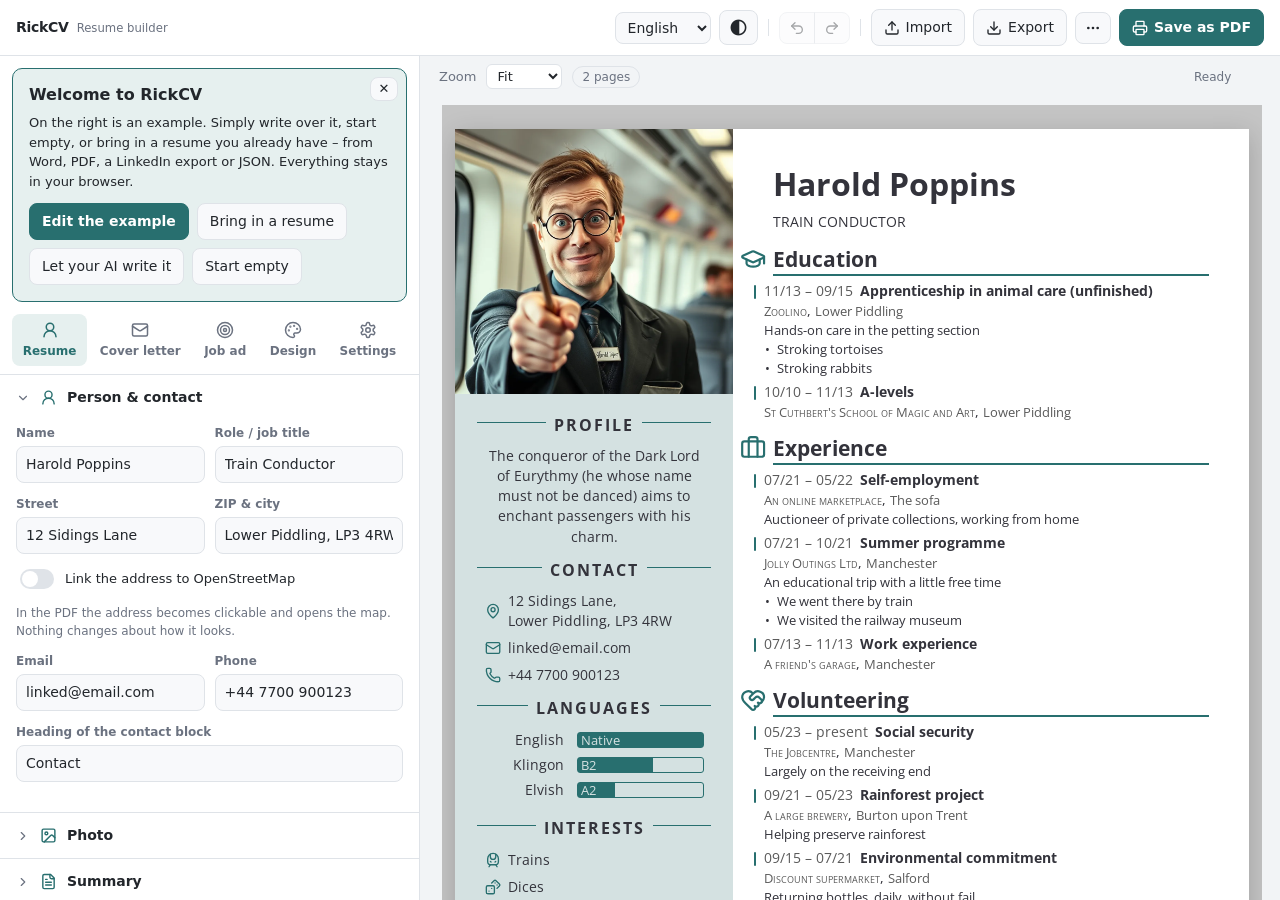
<file: index.html>
<!DOCTYPE html>
<!--
     _____  _      _     _______      __
    |  __ \(_)    | |   / ____\ \    / /
    | |__) |_  ___| | _| |     \ \  / /
    |  _  /| |/ __| |/ / |      \ \/ /
    | | \ \| | (__|   <| |____   \  /
    |_|  \_\_|\___|_|\_\\_____|   \/   [rɪk-si-vi]

    RickCV Builder – Lebenslauf und Anschreiben im Browser bauen.
    Reines HTML/CSS/JS ohne Abhaengigkeiten: laesst sich als statische
    Seite hosten und funktioniert auch lokal per Doppelklick.
-->
<html lang="de">
  <head>
    <meta charset="utf-8" />
    <!--  Der Baukasten laedt nur, was neben ihm liegt: Skripte, Schriften,
          Bilder (auch als data:) und den Vorschaurahmen. Ein Skript, das
          ueber ein importiertes Dokument hereinkaeme, liefe nicht, und
          nichts geht an fremde Adressen. Der PDF-Import startet seinen
          Arbeitsprozess aus vendor/pdfjs/. -->
    <meta
      http-equiv="Content-Security-Policy"
      content="default-src 'none'; script-src 'self'; style-src 'self' 'unsafe-inline'; img-src 'self' data: blob:; font-src 'self' data:; connect-src 'self'; worker-src 'self' blob:; frame-src 'self'; base-uri 'none'; form-action 'none'"
    />
    <title>RickCV | Resume builder</title>
    <meta name="viewport" content="width=device-width, initial-scale=1.0" />
    <meta
      name="description"
      content="Create your resume and cover letter right in your browser. No sign-up required."
    />
    <!--  Die Karte, die ein Messenger oder ein soziales Netz zu einem
          geteilten Link zeigt. Ein geteilter Lebenslauf bekommt dieselbe:
          was hinter dem # steht, geht nie an den Server und damit an keinen
          Dienst, der die Vorschau baut. Das Bild macht
          tools/make-social-preview.py; seine Adresse muss absolut sein. -->
    <meta property="og:type" content="website" />
    <meta property="og:site_name" content="RickCV" />
    <meta property="og:url" content="https://cv.rickinto.place/" />
    <meta property="og:title" content="RickCV | Resume builder" />
    <meta
      property="og:description"
      content="Create your resume and cover letter right in your browser. No sign-up required."
    />
    <meta property="og:image" content="https://cv.rickinto.place/img/social-preview.jpg" />
    <meta property="og:image:width" content="1200" />
    <meta property="og:image:height" content="630" />
    <meta
      property="og:image:alt"
      content="RickCV: three sample resumes in different themes, next to the line “Resume and cover letter in your browser”."
    />
    <meta name="twitter:card" content="summary_large_image" />
    <link rel="stylesheet" href="fonts/fonts.css" />
    <link rel="stylesheet" href="builder.css" />
  </head>
  <body>
    <!--  Kopfzeile und Reiter bilden auf dem Telefon einen Block, der beim
          Scrollen als Ganzes hinausfaehrt. Auf breiten Bildschirmen reicht
          display:contents die beiden unveraendert an <body> durch. -->
    <div class="app-chrome" id="app-chrome">
      <header class="app-header">
        <div class="brand">RickCV <small id="brand-tagline">Resume builder</small></div>

        <div class="header-spacer"></div>

        <div class="header-actions">
          <select class="header-select" id="lang-switch" aria-label="Sprache">
            <option value="de">Deutsch</option>
            <option value="en">English</option>
          </select>
          <button class="btn btn-icon btn-theme" id="btn-theme" type="button">
            <span class="material-symbols-outlined" id="btn-theme-icon" aria-hidden="true"
              >contrast</span
            >
          </button>

          <span class="header-divider" aria-hidden="true"></span>

          <!--  Rueckgaengig und Wiederholen: nur Symbole, der Name steht im
                Titel und in aria-label (applyLocale). -->
          <div class="btn-pair" role="group" id="history-group">
            <button class="btn btn-icon" id="btn-undo" type="button" data-icon="undo" disabled>
              <span class="btn-glyph" aria-hidden="true"></span>
            </button>
            <button class="btn btn-icon" id="btn-redo" type="button" data-icon="redo" disabled>
              <span class="btn-glyph" aria-hidden="true"></span>
            </button>
          </div>

          <span class="header-divider" aria-hidden="true"></span>

          <!--  Die Dateiaktionen. Was selten gebraucht wird – ein leeres
                Dokument, das Beispiel, ein eigener Tab –, steht im Menue
                hinter "…", damit die Zeile nicht aus sieben gleich lauten
                Knoepfen besteht. -->
          <button class="btn" id="btn-import" type="button" data-icon="upload">
            <span class="btn-glyph" aria-hidden="true"></span><span class="btn-label">Importieren</span>
          </button>
          <button class="btn" id="btn-export" type="button" data-icon="download"
                  aria-haspopup="menu" aria-expanded="false">
            <span class="btn-glyph" aria-hidden="true"></span><span class="btn-label">Exportieren</span>
          </button>
          <button class="btn btn-icon" id="btn-more" type="button" data-icon="more"
                  aria-haspopup="menu" aria-expanded="false">
            <span class="btn-glyph" aria-hidden="true"></span>
          </button>
          <button class="btn btn-primary" id="btn-print" type="button" data-icon="printer">
            <span class="btn-glyph" aria-hidden="true"></span><span class="btn-label">Als PDF speichern</span>
          </button>
        </div>
      </header>

      <nav class="mobile-tabs">
        <button class="btn" id="tab-edit" type="button" aria-pressed="true">Bearbeiten</button>
        <button class="btn" id="tab-preview" type="button" aria-pressed="false">Vorschau</button>
      </nav>
    </div>

    <main class="app-main">
      <!--  Die Schiene traegt beide Spalten nebeneinander. Auf breiten
            Bildschirmen ist sie per display:contents unsichtbar, auf
            schmalen wird sie doppelt so breit wie der Rahmen und laesst
            sich verschieben – dazu muss der Rahmen sie beschneiden. -->
      <div class="app-track">
        <aside class="editor-pane">
          <!--  Vier Reiter statt sechzehn gleichrangiger Abschnitte: was im
                Lebenslauf steht, das Anschreiben, das Aussehen und der Rest.
                builder.js baut sie, damit sie mit der Sprache wechseln. -->
          <div class="editor-tabs" id="editor-tabs" role="tablist"></div>
          <div class="editor" id="editor" role="tabpanel"></div>

          <footer class="app-footer">
            <span class="app-footer-note" id="footer-note"
              >Alle Daten bleiben in deinem Browser.</span
            >

            <nav class="app-footer-links" id="footer-nav" aria-label="Rechtliches und Quellen">
              <a href="legal.html#impressum" id="footer-imprint">Impressum</a>
              <a href="legal.html#datenschutz" id="footer-privacy">Datenschutz</a>
              <a
                href="https://github.com/rickintoplace/RickCV"
                id="footer-source"
                target="_blank"
                rel="noopener noreferrer"
                >Quellcode</a
              >
              <a href="https://rickinto.place/projects/rickcv" target="_blank" rel="noopener"
                >rickinto.place</a
              >
            </nav>
          </footer>
        </aside>

        <div class="resizer" id="resizer"></div>

        <section class="preview">
          <div class="preview-bar" id="preview-bar">
            <label for="zoom" id="zoom-label">Zoom</label>
            <select id="zoom">
              <option value="fit">Einpassen</option>
              <option value="0.5">50 %</option>
              <option value="0.75">75 %</option>
              <option value="1">100 %</option>
            </select>
            <span class="page-count" id="page-count"></span>
            <span class="browser-warn" id="browser-warn" hidden></span>
            <span class="status" id="status">Bereit</span>
          </div>

          <div class="preview-scroll" id="preview-scroll">
            <div class="preview-canvas" id="preview-canvas">
              <div class="preview-stage" id="preview-stage">
                <iframe id="preview-frame" src="cv.html" title="Vorschau"></iframe>
              </div>
            </div>
          </div>
        </section>
      </div>
    </main>

    <div class="toast" id="toast" role="status" aria-live="polite"></div>

    <script src="js/i18n.js"></script>
    <script src="js/icon-data.js"></script>
    <script src="js/icons.js"></script>
    <script src="js/ui-icons.js"></script>
    <script src="js/focus.js"></script>
    <script src="js/dialog.js"></script>
    <script src="js/icon-picker.js"></script>
    <script src="js/theme-data.js"></script>
    <script src="js/themes.js"></script>
    <script src="js/model.js"></script>
    <script src="js/ats.js"></script>
    <script src="js/render.js"></script>
    <script src="js/fields.js"></script>
    <script src="js/sections.js"></script>
    <!--  Import: die Formate selbst, der Dialog davor und – nur bei Bedarf
          nachgeladen – die PDF-Unterstuetzung aus vendor/pdfjs/.  -->
    <script src="js/import.js"></script>
    <script src="js/layout.js"></script>
    <script src="js/pdf-import.js"></script>
    <script src="js/docx-import.js"></script>
    <script src="js/import-dialog.js"></script>
    <script src="js/ai-help.js"></script>
    <script src="js/history.js"></script>
    <script src="js/jobmatch.js"></script>
    <script src="js/store.js"></script>
    <script src="js/library.js"></script>
    <script src="js/savefile.js"></script>
    <script src="js/export-docs.js"></script>
    <script src="js/builder.js"></script>
  </body>
</html>
</file>
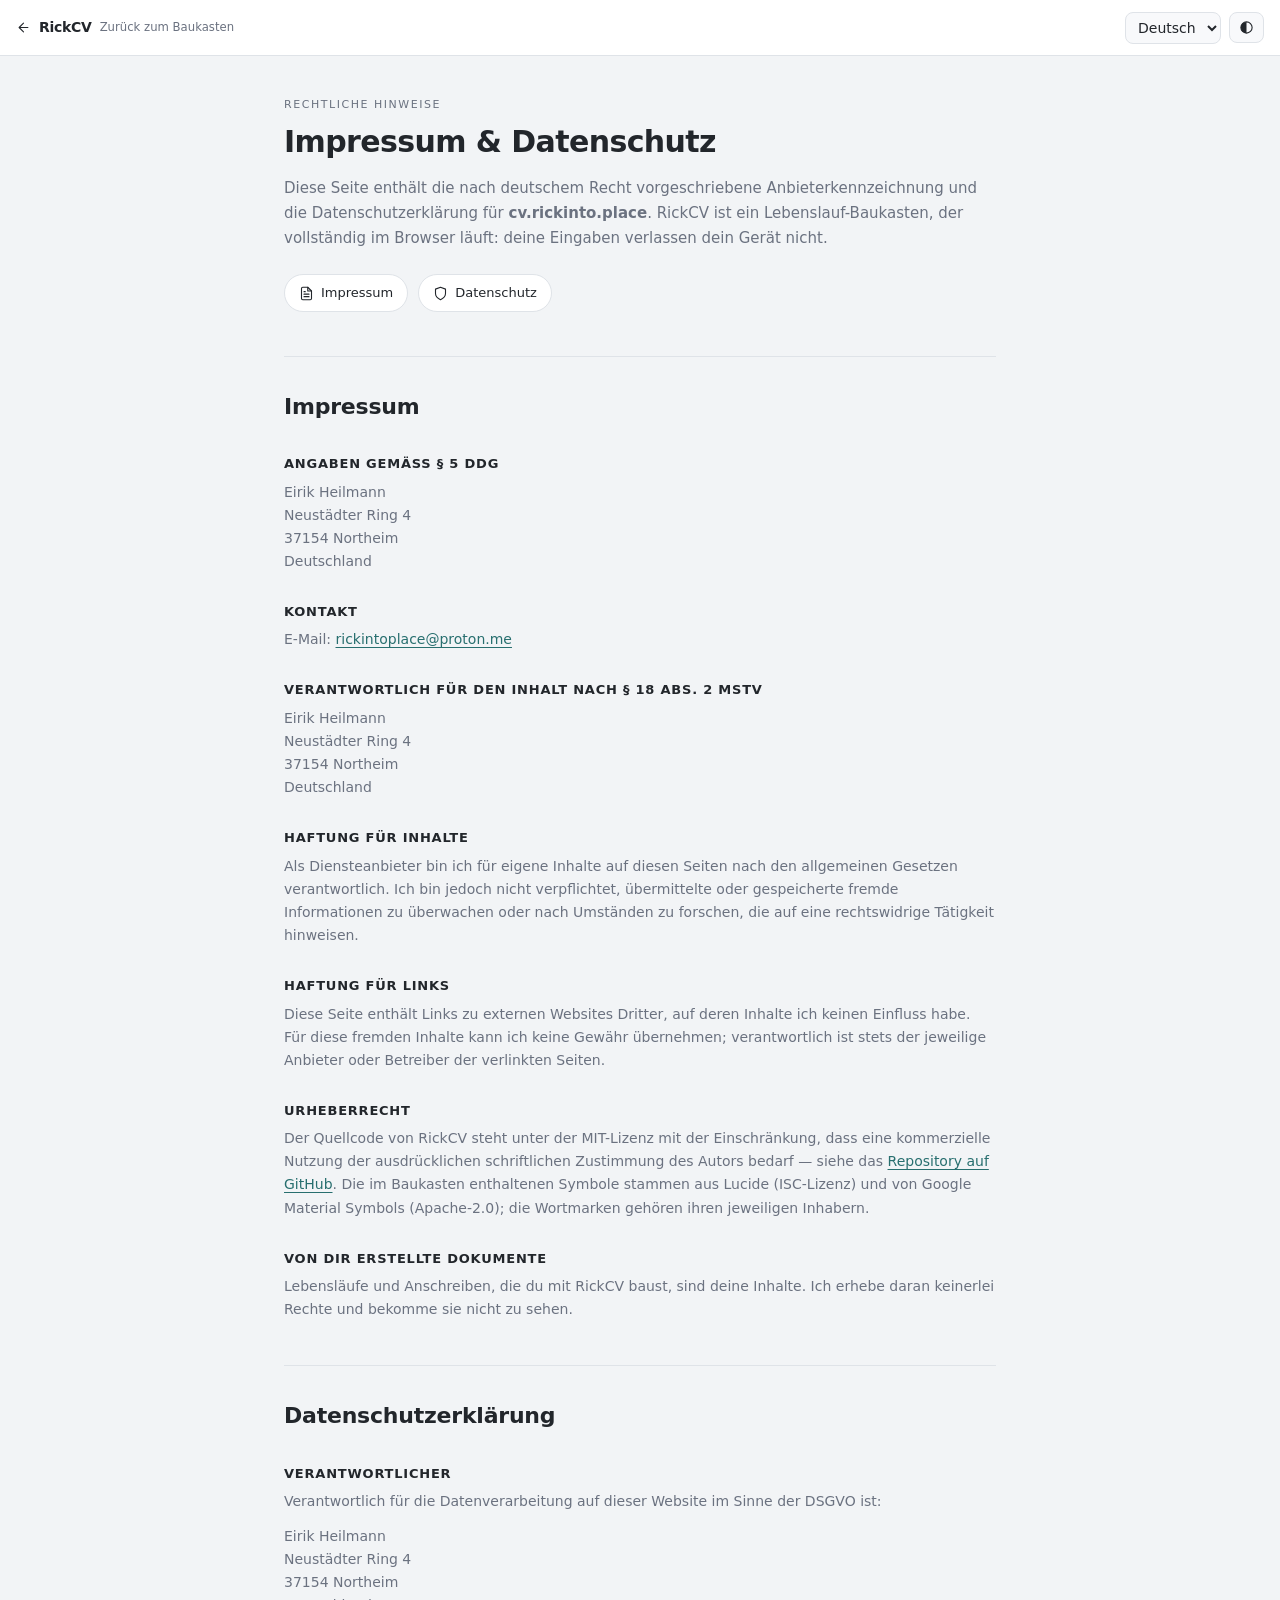
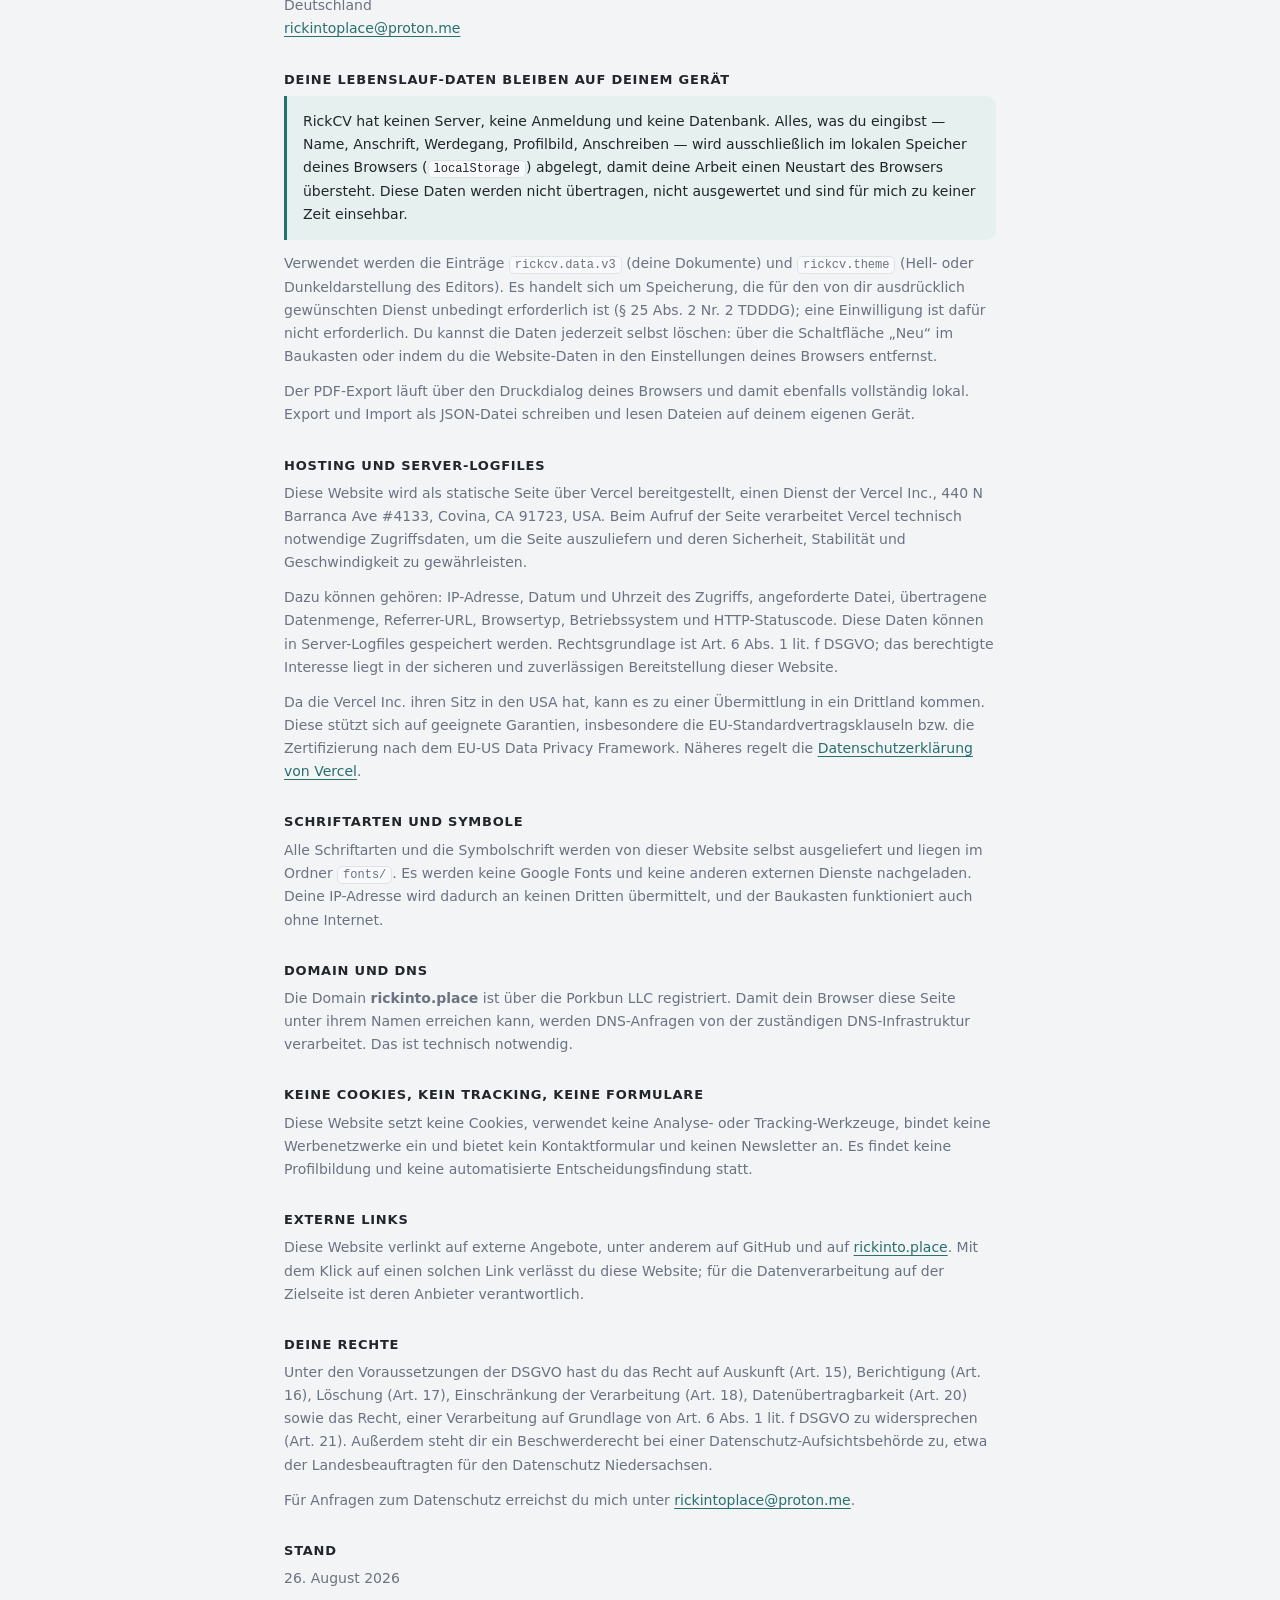
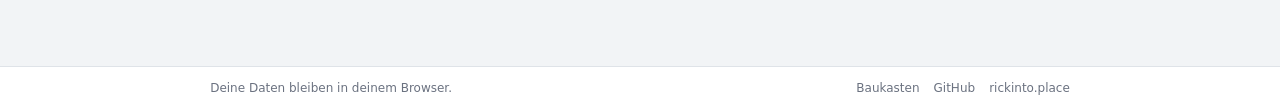
<file: legal.html>
<!DOCTYPE html>
<!--
    legal.html – Impressum und Datenschutzerklaerung.

    Beide Sprachen stehen nebeneinander im Markup: die Bloecke tragen
    data-lang="de" bzw. data-lang="en", sichtbar ist immer nur der Satz,
    der zu <html lang> passt. Das haelt den Rechtstext im Klartext lesbar
    und pruefbar — er kommt nicht aus einem Woerterbuch in JavaScript.

    Die Seite laedt bewusst nichts aus dem Netz: keine Webfonts, keine
    Skripte von aussen. Die wenigen Symbole sind eingebettete SVG-Pfade.
-->
<html lang="de" class="legal-root">
  <head>
    <meta charset="utf-8" />
    <title>RickCV – Impressum &amp; Datenschutz</title>
    <meta name="viewport" content="width=device-width, initial-scale=1.0" />
    <meta name="robots" content="index, follow" />
    <meta
      name="description"
      content="Impressum und Datenschutzerklärung für den RickCV-Lebenslauf-Baukasten."
    />
    <link rel="stylesheet" href="builder.css" />
    <script>
      /*  Erscheinungsbild und Sprache vor dem ersten Bild setzen, damit die
          Seite nicht in Hell aufblitzt und dann nachdunkelt. Beide Werte
          kommen aus demselben Speicher wie im Baukasten. */
      (function () {
        try {
          var theme = localStorage.getItem("rickcv.theme");
          if (theme === "light" || theme === "dark") {
            document.documentElement.setAttribute("data-theme", theme);
          }
          var raw = localStorage.getItem("rickcv.data.v3");
          var locale = raw ? JSON.parse(raw).locale : null;
          if (locale === "en") document.documentElement.lang = "en";
        } catch (error) {
          /* kein Speicher, kaputter Eintrag – dann bleibt es bei Deutsch */
        }
      })();
    </script>
  </head>

  <body class="legal-body">
    <header class="app-header">
      <a class="brand legal-back" href="index.html">
        <svg viewBox="0 0 24 24" class="legal-icon" aria-hidden="true">
          <path d="M19 12H5M12 19l-7-7 7-7" />
        </svg>
        RickCV
        <small data-lang="de">Zurück zum Baukasten</small>
        <small data-lang="en">Back to the builder</small>
      </a>

      <div class="header-spacer"></div>

      <div class="header-actions">
        <select class="header-select" id="lang-switch" aria-label="Sprache / Language">
          <option value="de">Deutsch</option>
          <option value="en">English</option>
        </select>
        <button
          class="btn btn-icon btn-theme"
          id="btn-theme"
          type="button"
          title="Erscheinungsbild / Appearance"
          aria-label="Erscheinungsbild / Appearance"
        >
          <svg viewBox="0 0 24 24" class="legal-icon" aria-hidden="true">
            <circle cx="12" cy="12" r="9" />
            <path d="M12 3a9 9 0 0 0 0 18z" fill="currentColor" stroke="none" />
          </svg>
        </button>
      </div>
    </header>

    <main class="legal-main">
      <p class="legal-eyebrow" data-lang="de">Rechtliche Hinweise</p>
      <p class="legal-eyebrow" data-lang="en">Legal information</p>

      <h1 data-lang="de">Impressum &amp; Datenschutz</h1>
      <h1 data-lang="en">Imprint &amp; Privacy Policy</h1>

      <p class="legal-lead" data-lang="de">
        Diese Seite enthält die nach deutschem Recht vorgeschriebene
        Anbieterkennzeichnung und die Datenschutzerklärung für
        <strong>cv.rickinto.place</strong>. RickCV ist ein Lebenslauf-Baukasten,
        der vollständig im Browser läuft: deine Eingaben verlassen dein Gerät
        nicht.
      </p>
      <p class="legal-lead" data-lang="en">
        This page contains the provider identification required under German law
        and the privacy policy for <strong>cv.rickinto.place</strong>. RickCV is
        a CV builder that runs entirely in your browser: your entries never leave
        your device.
      </p>

      <nav class="legal-jump" aria-label="Seitennavigation">
        <a href="#impressum">
          <svg viewBox="0 0 24 24" class="legal-icon" aria-hidden="true">
            <path d="M14 2H6a2 2 0 0 0-2 2v16a2 2 0 0 0 2 2h12a2 2 0 0 0 2-2V8z" />
            <path d="M14 2v6h6M16 13H8M16 17H8M10 9H8" />
          </svg>
          <span data-lang="de">Impressum</span>
          <span data-lang="en">Imprint</span>
        </a>
        <a href="#datenschutz">
          <svg viewBox="0 0 24 24" class="legal-icon" aria-hidden="true">
            <path d="M12 22s8-4 8-10V5l-8-3-8 3v7c0 6 8 10 8 10z" />
          </svg>
          <span data-lang="de">Datenschutz</span>
          <span data-lang="en">Privacy</span>
        </a>
      </nav>

      <!-- ------------------------------------------------------ Impressum -->

      <section id="impressum" class="legal-section">
        <h2 data-lang="de">Impressum</h2>
        <h2 data-lang="en">Imprint</h2>

        <div data-lang="de">
          <h3>Angaben gemäß § 5 DDG</h3>
          <address>
            Eirik Heilmann<br />
            Neustädter Ring 4<br />
            37154 Northeim<br />
            Deutschland
          </address>

          <h3>Kontakt</h3>
          <p>
            E-Mail:
            <a href="mailto:rickintoplace@proton.me">rickintoplace@proton.me</a>
          </p>

          <h3>Verantwortlich für den Inhalt nach § 18 Abs. 2 MStV</h3>
          <address>
            Eirik Heilmann<br />
            Neustädter Ring 4<br />
            37154 Northeim<br />
            Deutschland
          </address>

          <h3>Haftung für Inhalte</h3>
          <p>
            Als Diensteanbieter bin ich für eigene Inhalte auf diesen Seiten nach
            den allgemeinen Gesetzen verantwortlich. Ich bin jedoch nicht
            verpflichtet, übermittelte oder gespeicherte fremde Informationen zu
            überwachen oder nach Umständen zu forschen, die auf eine
            rechtswidrige Tätigkeit hinweisen.
          </p>

          <h3>Haftung für Links</h3>
          <p>
            Diese Seite enthält Links zu externen Websites Dritter, auf deren
            Inhalte ich keinen Einfluss habe. Für diese fremden Inhalte kann ich
            keine Gewähr übernehmen; verantwortlich ist stets der jeweilige
            Anbieter oder Betreiber der verlinkten Seiten.
          </p>

          <h3>Urheberrecht</h3>
          <p>
            Der Quellcode von RickCV steht unter der MIT-Lizenz mit der
            Einschränkung, dass eine kommerzielle Nutzung der ausdrücklichen
            schriftlichen Zustimmung des Autors bedarf — siehe das
            <a
              href="https://github.com/rickintoplace/RickCV"
              target="_blank"
              rel="noopener noreferrer"
              >Repository auf GitHub</a
            >. Die im Baukasten enthaltenen Symbole stammen aus Lucide
            (ISC-Lizenz) und von Google Material Symbols (Apache-2.0); die
            Wortmarken gehören ihren jeweiligen Inhabern.
          </p>

          <h3>Von dir erstellte Dokumente</h3>
          <p>
            Lebensläufe und Anschreiben, die du mit RickCV baust, sind deine
            Inhalte. Ich erhebe daran keinerlei Rechte und bekomme sie nicht zu
            sehen.
          </p>
        </div>

        <div data-lang="en">
          <h3>Information according to Section 5 DDG</h3>
          <address>
            Eirik Heilmann<br />
            Neustädter Ring 4<br />
            37154 Northeim<br />
            Germany
          </address>

          <h3>Contact</h3>
          <p>
            Email:
            <a href="mailto:rickintoplace@proton.me">rickintoplace@proton.me</a>
          </p>

          <h3>Responsible for content according to Section 18(2) MStV</h3>
          <address>
            Eirik Heilmann<br />
            Neustädter Ring 4<br />
            37154 Northeim<br />
            Germany
          </address>

          <h3>Liability for content</h3>
          <p>
            As a service provider, I am responsible for my own content on these
            pages in accordance with general law. However, I am not obliged to
            monitor transmitted or stored third-party information or to
            investigate circumstances that indicate unlawful activity.
          </p>

          <h3>Liability for links</h3>
          <p>
            This site contains links to external third-party websites over whose
            content I have no influence. I therefore cannot accept any liability
            for that content; the respective provider or operator of the linked
            pages is always responsible for it.
          </p>

          <h3>Copyright</h3>
          <p>
            The RickCV source code is published under the MIT license with the
            restriction that commercial use requires the author's express written
            permission — see the
            <a
              href="https://github.com/rickintoplace/RickCV"
              target="_blank"
              rel="noopener noreferrer"
              >repository on GitHub</a
            >. The icons shipped with the builder come from Lucide (ISC license)
            and Google Material Symbols (Apache-2.0); the wordmarks belong to
            their respective owners.
          </p>

          <h3>Documents you create</h3>
          <p>
            CVs and cover letters you build with RickCV are your content. I claim
            no rights to them and never get to see them.
          </p>
        </div>
      </section>

      <!-- ----------------------------------------------------- Datenschutz -->

      <section id="datenschutz" class="legal-section">
        <h2 data-lang="de">Datenschutzerklärung</h2>
        <h2 data-lang="en">Privacy Policy</h2>

        <div data-lang="de">
          <h3>Verantwortlicher</h3>
          <p>
            Verantwortlich für die Datenverarbeitung auf dieser Website im Sinne
            der DSGVO ist:
          </p>
          <address>
            Eirik Heilmann<br />
            Neustädter Ring 4<br />
            37154 Northeim<br />
            Deutschland<br />
            <a href="mailto:rickintoplace@proton.me">rickintoplace@proton.me</a>
          </address>

          <h3>Deine Lebenslauf-Daten bleiben auf deinem Gerät</h3>
          <p class="legal-callout">
            RickCV hat keinen Server, keine Anmeldung und keine Datenbank. Alles,
            was du eingibst — Name, Anschrift, Werdegang, Profilbild, Anschreiben
            — wird ausschließlich im lokalen Speicher deines Browsers
            (<code>localStorage</code>) abgelegt, damit deine Arbeit einen
            Neustart des Browsers übersteht. Diese Daten werden nicht übertragen,
            nicht ausgewertet und sind für mich zu keiner Zeit einsehbar.
          </p>
          <p>
            Verwendet werden die Einträge <code>rickcv.data.v3</code> (deine
            Dokumente) und <code>rickcv.theme</code> (Hell- oder
            Dunkeldarstellung des Editors). Es handelt sich um Speicherung, die
            für den von dir ausdrücklich gewünschten Dienst unbedingt
            erforderlich ist (§ 25 Abs. 2 Nr. 2 TDDDG); eine Einwilligung ist
            dafür nicht erforderlich. Du kannst die Daten jederzeit selbst
            löschen: über die Schaltfläche „Neu“ im Baukasten oder indem du die
            Website-Daten in den Einstellungen deines Browsers entfernst.
          </p>
          <p>
            Der PDF-Export läuft über den Druckdialog deines Browsers und damit
            ebenfalls vollständig lokal. Export und Import als JSON-Datei
            schreiben und lesen Dateien auf deinem eigenen Gerät.
          </p>

          <h3>Hosting und Server-Logfiles</h3>
          <p>
            Diese Website wird als statische Seite über Vercel bereitgestellt,
            einen Dienst der Vercel Inc., 440 N Barranca Ave #4133, Covina,
            CA 91723, USA. Beim Aufruf der Seite verarbeitet Vercel technisch
            notwendige Zugriffsdaten, um die Seite auszuliefern und deren
            Sicherheit, Stabilität und Geschwindigkeit zu gewährleisten.
          </p>
          <p>
            Dazu können gehören: IP-Adresse, Datum und Uhrzeit des Zugriffs,
            angeforderte Datei, übertragene Datenmenge, Referrer-URL, Browsertyp,
            Betriebssystem und HTTP-Statuscode. Diese Daten können in
            Server-Logfiles gespeichert werden. Rechtsgrundlage ist Art. 6 Abs. 1
            lit. f DSGVO; das berechtigte Interesse liegt in der sicheren und
            zuverlässigen Bereitstellung dieser Website.
          </p>
          <p>
            Da die Vercel Inc. ihren Sitz in den USA hat, kann es zu einer
            Übermittlung in ein Drittland kommen. Diese stützt sich auf geeignete
            Garantien, insbesondere die EU-Standardvertragsklauseln bzw. die
            Zertifizierung nach dem EU-US Data Privacy Framework. Näheres regelt
            die
            <a
              href="https://vercel.com/legal/privacy-policy"
              target="_blank"
              rel="noopener noreferrer"
              >Datenschutzerklärung von Vercel</a
            >.
          </p>

          <h3>Schriftarten und Symbole</h3>
          <p>
            Alle Schriftarten und die Symbolschrift werden von dieser Website
            selbst ausgeliefert und liegen im Ordner <code>fonts/</code>. Es
            werden keine Google Fonts und keine anderen externen Dienste
            nachgeladen. Deine IP-Adresse wird dadurch an keinen Dritten
            übermittelt, und der Baukasten funktioniert auch ohne Internet.
          </p>

          <h3>Domain und DNS</h3>
          <p>
            Die Domain <strong>rickinto.place</strong> ist über die Porkbun LLC
            registriert. Damit dein Browser diese Seite unter ihrem Namen
            erreichen kann, werden DNS-Anfragen von der zuständigen
            DNS-Infrastruktur verarbeitet. Das ist technisch notwendig.
          </p>

          <h3>Keine Cookies, kein Tracking, keine Formulare</h3>
          <p>
            Diese Website setzt keine Cookies, verwendet keine Analyse- oder
            Tracking-Werkzeuge, bindet keine Werbenetzwerke ein und bietet kein
            Kontaktformular und keinen Newsletter an. Es findet keine
            Profilbildung und keine automatisierte Entscheidungsfindung statt.
          </p>

          <h3>Externe Links</h3>
          <p>
            Diese Website verlinkt auf externe Angebote, unter anderem auf GitHub
            und auf
            <a
              href="https://rickinto.place/"
              target="_blank"
              rel="noopener noreferrer"
              >rickinto.place</a
            >. Mit dem Klick auf einen solchen Link verlässt du diese Website;
            für die Datenverarbeitung auf der Zielseite ist deren Anbieter
            verantwortlich.
          </p>

          <h3>Deine Rechte</h3>
          <p>
            Unter den Voraussetzungen der DSGVO hast du das Recht auf Auskunft
            (Art. 15), Berichtigung (Art. 16), Löschung (Art. 17), Einschränkung
            der Verarbeitung (Art. 18), Datenübertragbarkeit (Art. 20) sowie das
            Recht, einer Verarbeitung auf Grundlage von Art. 6 Abs. 1 lit. f
            DSGVO zu widersprechen (Art. 21). Außerdem steht dir ein
            Beschwerderecht bei einer Datenschutz-Aufsichtsbehörde zu, etwa der
            Landesbeauftragten für den Datenschutz Niedersachsen.
          </p>
          <p>
            Für Anfragen zum Datenschutz erreichst du mich unter
            <a href="mailto:rickintoplace@proton.me">rickintoplace@proton.me</a>.
          </p>

          <h3>Stand</h3>
          <p><time datetime="2026-08-26">26. August 2026</time></p>
        </div>

        <div data-lang="en">
          <h3>Controller</h3>
          <p>
            The controller responsible for data processing on this website within
            the meaning of the GDPR is:
          </p>
          <address>
            Eirik Heilmann<br />
            Neustädter Ring 4<br />
            37154 Northeim<br />
            Germany<br />
            <a href="mailto:rickintoplace@proton.me">rickintoplace@proton.me</a>
          </address>

          <h3>Your CV data stays on your device</h3>
          <p class="legal-callout">
            RickCV has no server, no sign-up and no database. Everything you
            enter — name, address, career history, photo, cover letter — is
            stored exclusively in your browser's local storage
            (<code>localStorage</code>) so that your work survives a browser
            restart. This data is never transmitted, never analysed and is at no
            point visible to me.
          </p>
          <p>
            The entries used are <code>rickcv.data.v3</code> (your documents) and
            <code>rickcv.theme</code> (light or dark appearance of the editor).
            This is storage strictly necessary for the service you explicitly
            requested (Section 25(2) no. 2 TDDDG); no consent is required for it.
            You can delete the data yourself at any time: via the "New" button in
            the builder, or by clearing website data in your browser settings.
          </p>
          <p>
            The PDF export runs through your browser's print dialog and therefore
            also stays entirely local. JSON export and import write and read
            files on your own device.
          </p>

          <h3>Hosting and server log files</h3>
          <p>
            This website is served as a static site via Vercel, a service of
            Vercel Inc., 440 N Barranca Ave #4133, Covina, CA 91723, USA. When
            the site is accessed, Vercel processes technically necessary access
            data in order to deliver the site and maintain its security,
            stability and performance.
          </p>
          <p>
            This may include: IP address, date and time of access, requested
            file, volume of data transferred, referrer URL, browser type,
            operating system and HTTP status code. Such data may be stored in
            server log files. The legal basis is Art. 6(1)(f) GDPR; the
            legitimate interest is the secure and reliable provision of this
            website.
          </p>
          <p>
            As Vercel Inc. is based in the United States, data may be transferred
            to a third country. Such transfers rely on appropriate safeguards, in
            particular the EU Standard Contractual Clauses and certification
            under the EU-US Data Privacy Framework. For details see
            <a
              href="https://vercel.com/legal/privacy-policy"
              target="_blank"
              rel="noopener noreferrer"
              >Vercel's privacy policy</a
            >.
          </p>

          <h3>Typefaces and icons</h3>
          <p>
            All typefaces and the icon font are served by this website itself
            and live in the <code>fonts/</code> folder. No Google Fonts and no
            other external services are loaded. Your IP address is therefore not
            passed to any third party, and the builder works without an internet
            connection.
          </p>

          <h3>Domain and DNS</h3>
          <p>
            The domain <strong>rickinto.place</strong> is registered through
            Porkbun LLC. So that your browser can reach this site under its name,
            DNS requests are processed by the responsible DNS infrastructure.
            This is technically necessary.
          </p>

          <h3>No cookies, no tracking, no forms</h3>
          <p>
            This website sets no cookies, uses no analytics or tracking tools,
            embeds no advertising networks and offers neither a contact form nor
            a newsletter. There is no profiling and no automated decision-making.
          </p>

          <h3>External links</h3>
          <p>
            This website links to external services, among them GitHub and
            <a
              href="https://rickinto.place/"
              target="_blank"
              rel="noopener noreferrer"
              >rickinto.place</a
            >. When you click such a link you leave this website; the provider of
            the target site is responsible for any data processing there.
          </p>

          <h3>Your rights</h3>
          <p>
            Subject to the conditions of the GDPR, you have the right of access
            (Art. 15), rectification (Art. 16), erasure (Art. 17), restriction of
            processing (Art. 18), data portability (Art. 20) and the right to
            object to processing based on Art. 6(1)(f) GDPR (Art. 21). You also
            have the right to lodge a complaint with a data protection
            supervisory authority, for example the State Commissioner for Data
            Protection of Lower Saxony.
          </p>
          <p>
            For privacy enquiries you can reach me at
            <a href="mailto:rickintoplace@proton.me">rickintoplace@proton.me</a>.
          </p>

          <h3>Last updated</h3>
          <p><time datetime="2026-08-26">26 August 2026</time></p>
        </div>

        <p class="legal-note" data-lang="en">
          This English version is provided for readability. The German version is
          the legally authoritative one.
        </p>
      </section>
    </main>

    <footer class="app-footer legal-footer">
      <span class="app-footer-note">
        <span data-lang="de">Deine Daten bleiben in deinem Browser.</span>
        <span data-lang="en">Your data stays in your browser.</span>
      </span>

      <nav class="app-footer-links">
        <a href="index.html">
          <span data-lang="de">Baukasten</span>
          <span data-lang="en">Builder</span>
        </a>
        <a
          href="https://github.com/rickintoplace/RickCV"
          target="_blank"
          rel="noopener noreferrer"
          >GitHub</a
        >
        <a href="https://rickinto.place/" target="_blank" rel="noopener noreferrer"
          >rickinto.place</a
        >
      </nav>
    </footer>

    <script>
      /*  Zwei Schalter, sonst nichts: Sprache und Erscheinungsbild. Beide
          schreiben in denselben Speicher wie der Baukasten, damit die
          Einstellung beim Zurueckwechseln erhalten bleibt. */
      (function () {
        var root = document.documentElement;

        var select = document.getElementById("lang-switch");
        select.value = root.lang === "en" ? "en" : "de";
        select.addEventListener("change", function () {
          root.lang = select.value;
          try {
            var raw = localStorage.getItem("rickcv.data.v3");
            if (!raw) return;
            var state = JSON.parse(raw);
            state.locale = select.value;
            localStorage.setItem("rickcv.data.v3", JSON.stringify(state));
          } catch (error) {
            /* nicht speicherbar – die Ansicht steht trotzdem um */
          }
        });

        var THEMES = ["system", "light", "dark"];
        var theme = root.getAttribute("data-theme") || "system";

        document.getElementById("btn-theme").addEventListener("click", function () {
          theme = THEMES[(THEMES.indexOf(theme) + 1) % THEMES.length];
          if (theme === "system") root.removeAttribute("data-theme");
          else root.setAttribute("data-theme", theme);
          try {
            localStorage.setItem("rickcv.theme", theme);
          } catch (error) {
            /* nicht speicherbar – gilt dann nur fuer diesen Besuch */
          }
        });
      })();
    </script>
  </body>
</html>
</file>
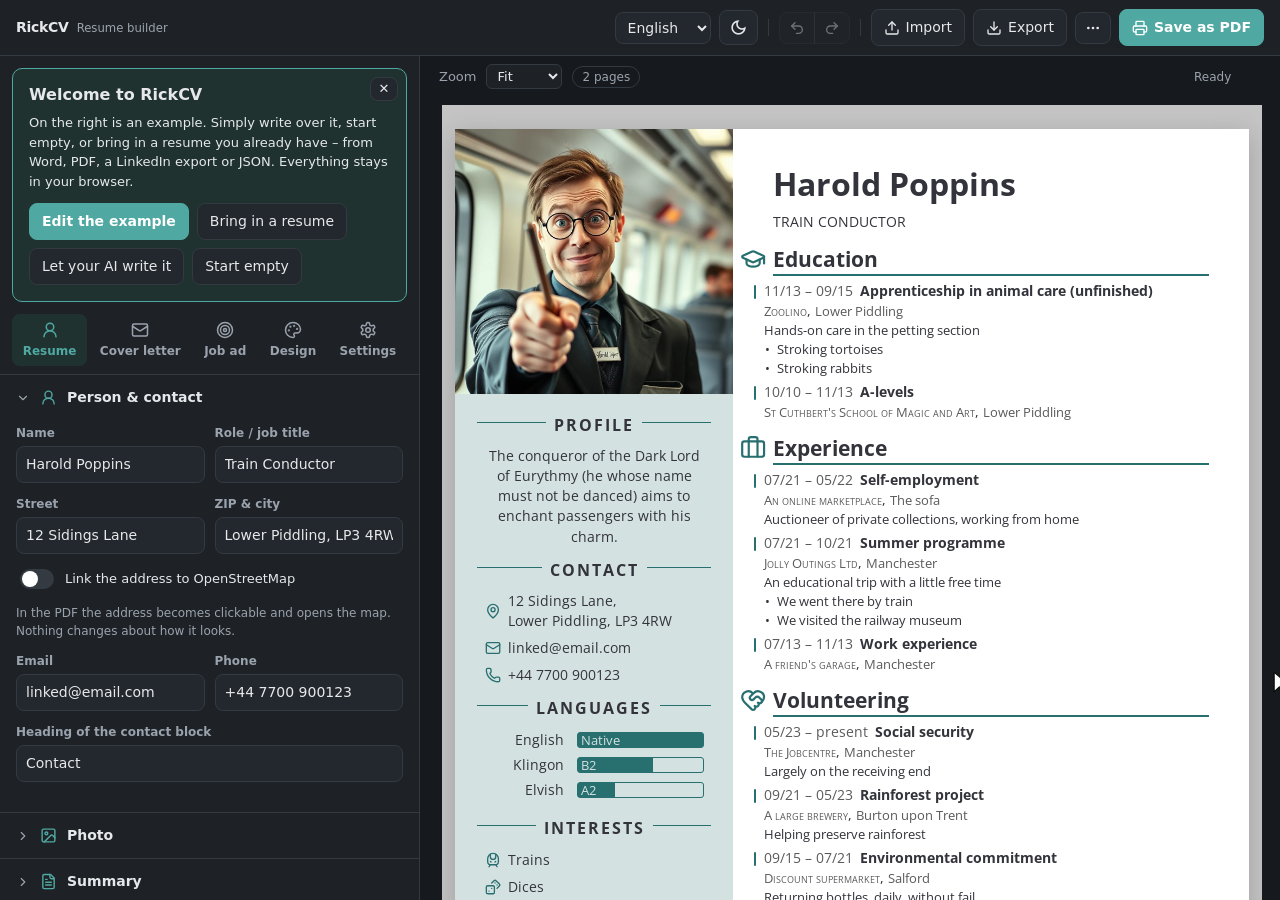
<file: tools/demo-stage.html>
<!DOCTYPE html>
<!--
    demo-stage.html – die Buehne fuer tools/make-demo.mjs.

    Rahmt den Baukasten ein und zeichnet darueber einen Mauszeiger, einen
    Klickring und die Datei, die gerade gezogen wird. Alles darueber faengt
    keine Ereignisse ab: Maus, Tastatur und Drag & Drop kommen echt ueber
    das DevTools-Protokoll in den Baukasten, so wie bei einem Menschen.

    Wird ueber einen lokalen Server geoeffnet (tools/make-demo.mjs startet
    ihn), damit der Rahmen dieselbe Adresse hat und die Buehne vor dem Start
    den Speicher leeren kann.
-->
<html lang="en">
  <head>
    <meta charset="utf-8" />
    <title>RickCV demo stage</title>
    <style>
      html, body { margin: 0; height: 100%; overflow: hidden; background: #16191d; }
      #app { position: fixed; inset: 0; width: 100%; height: 100%; border: 0; }
      #cursor, #chip, #ring {
        position: fixed; left: 0; top: 0; pointer-events: none; z-index: 10;
        will-change: transform;
      }
      #cursor { width: 22px; height: 28px; }
      #chip {
        display: none; align-items: center; gap: 7px;
        padding: 6px 11px 6px 8px; border-radius: 8px;
        background: #fff; color: #22262b;
        font: 600 13px/1.2 system-ui, -apple-system, "Segoe UI", sans-serif;
        box-shadow: 0 6px 22px rgba(0, 0, 0, 0.35);
      }
      #chip b {
        padding: 2px 5px; border-radius: 4px; background: #c9302c; color: #fff;
        font-size: 10px; letter-spacing: 0.04em;
      }
      #ring {
        width: 34px; height: 34px; margin: -17px 0 0 -17px; border-radius: 50%;
        border: 2px solid rgba(79, 168, 161, 0.95); opacity: 0;
      }
      #ring.on { animation: ring 0.45s ease-out; }
      @keyframes ring {
        from { opacity: 1; transform: var(--at) scale(0.4); }
        to { opacity: 0; transform: var(--at) scale(1.3); }
      }
    </style>
  </head>
  <body>
    <script>
      //  Ein frischer Besuch: kein gespeichertes Dokument, die Startkarte
      //  kommt, das Druckhilfe-Fenster auch. Dunkel wie die Bilder im README.
      [
        "rickcv.data.v3", "rickcv.data.v2", "rickcv.ui.group", "rickcv.ui.printGuide",
      ].forEach(function (key) { localStorage.removeItem(key); });
      localStorage.setItem("rickcv.theme", "dark");
    </script>
    <iframe id="app" title="RickCV"></iframe>
    <script>
      //  Beim Kodieren braucht die Buehne nur ihre Adresse, nicht den Baukasten.
      if (location.search !== "?encode") document.getElementById("app").src = "../index.html";
    </script>

    <svg id="cursor" viewBox="0 0 22 28" aria-hidden="true">
      <path d="M2 2 L2 22 L7.5 17 L11.5 26 L15 24.5 L11 15.8 L18.5 15.8 Z"
            fill="#fff" stroke="#111" stroke-width="1.6" stroke-linejoin="round" />
    </svg>
    <div id="chip"><b>PDF</b><span id="chip-name"></span></div>
    <div id="ring"></div>

    <script>
      var cursor = document.getElementById("cursor");
      var chip = document.getElementById("chip");
      var ring = document.getElementById("ring");

      window.demo = {
        //  Zeiger an eine Stelle; die Datei haengt rechts unten daran.
        pointer: function (x, y) {
          cursor.style.transform = "translate(" + x + "px," + y + "px)";
          chip.style.transform = "translate(" + (x + 18) + "px," + (y + 20) + "px)";
          ring.style.setProperty("--at", "translate(" + x + "px," + y + "px)");
          ring.style.transform = "translate(" + x + "px," + y + "px)";
        },
        chip: function (name) {
          chip.style.display = name ? "flex" : "none";
          document.getElementById("chip-name").textContent = name || "";
        },
        ring: function () {
          ring.classList.remove("on");
          void ring.offsetWidth;
          ring.classList.add("on");
        },
        app: function () {
          return document.getElementById("app").contentWindow;
        },
        //  Mittelpunkt eines Elements im Baukasten, in Koordinaten der Buehne.
        center: function (selector, index) {
          var d = demo.app().document;
          var node = typeof selector === "string"
            ? d.querySelectorAll(selector)[index || 0] : selector;
          if (!node) return null;
          var rect = node.getBoundingClientRect();
          return { x: Math.round(rect.left + rect.width / 2), y: Math.round(rect.top + rect.height / 2) };
        },
        //  Dasselbe fuer ein Element in der Vorschau: deren Rahmen ist
        //  verkleinert, der Punkt wird umgerechnet.
        previewPoint: function (selector, index, dx, dy) {
          var d = demo.app().document;
          var frame = d.getElementById("preview-frame");
          var node = frame.contentDocument.querySelectorAll(selector)[index || 0];
          if (!node) return null;
          var outer = frame.getBoundingClientRect();
          var scale = outer.width / frame.offsetWidth;
          var rect = node.getBoundingClientRect();
          return {
            x: Math.round(outer.left + (rect.left + (dx === undefined ? rect.width / 2 : dx)) * scale),
            y: Math.round(outer.top + (rect.top + (dy === undefined ? rect.height / 2 : dy)) * scale),
          };
        },
        //  Das Formular sanft so weit rollen, dass ein Element in der Mitte
        //  steht – wie jemand, der mit dem Mausrad dorthin scrollt.
        reveal: function (selector, index) {
          var d = demo.app().document;
          var node = d.querySelectorAll(selector)[index || 0];
          if (node) node.scrollIntoView({ block: "center", behavior: "smooth" });
          return !!node;
        },
        //  Dasselbe fuer ein Element, das an seinem Text erkannt wird – eine
        //  Theme-Karte etwa.
        revealText: function (selector, text) {
          var d = demo.app().document;
          var node = Array.prototype.filter.call(d.querySelectorAll(selector), function (item) {
            return item.textContent.indexOf(text) !== -1;
          })[0];
          if (node) node.scrollIntoView({ block: "nearest", behavior: "smooth" });
          return !!node;
        },
        ready: function () {
          var d = demo.app().document;
          return !!(d.readyState === "complete" && d.getElementById("preview-frame") &&
            d.getElementById("preview-frame").contentDocument.querySelector("h1.name"));
        },
      };
      demo.pointer(1272, 670);
    </script>
  </body>
</html>
</file>
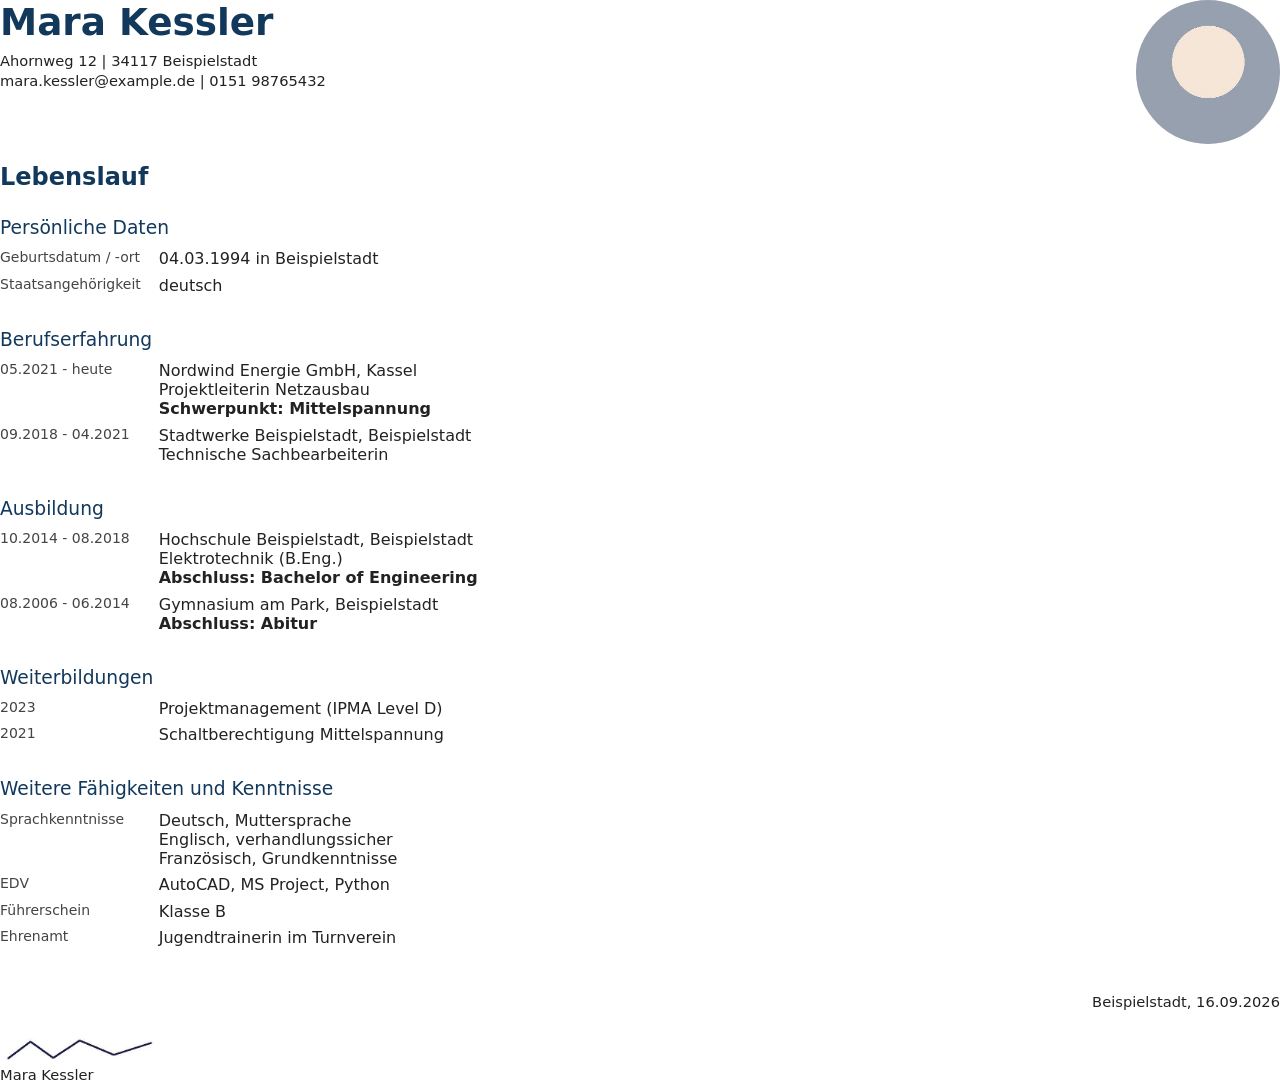
<file: tests/fixtures/beschriftungsspalten-quelle.html>
<!doctype html><meta charset="utf-8"><style>
@page { size: A4; margin: 18mm 20mm }
body { margin:0; font-family:"DejaVu Sans",sans-serif; font-size:12pt; color:#222 }
h1 { font-size:28pt; color:#12395c; margin:0 0 2mm }
h2 { font-size:14pt; color:#12395c; font-weight:normal; margin:7mm 0 3mm }
.title { font-size:18pt; color:#12395c; font-weight:bold; margin:5mm 0 3mm }
p { margin:0 0 1mm; font-size:11pt }
table { border-collapse:collapse; width:100% } td { vertical-align:top; padding:0 0 2mm }
td.l { width:42mm; font-size:10.5pt; color:#444 } td.d { width:42mm; font-size:10.5pt; color:#444 }
.head { display:flex; justify-content:space-between; align-items:flex-start }
.photo { width:38mm; border-radius:50% }
.close { margin-top:10mm; text-align:right; font-size:11pt }
.sig { width:42mm; display:block; margin-top:6mm }
</style>
<div class="head"><div>
  <h1>Mara Kessler</h1>
  <p>Ahornweg 12 | 34117 Beispielstadt</p>
  <p>mara.kessler@example.de | 0151 98765432</p>
</div><img class="photo" src="[data-uri]"></div>

<div class="title">Lebenslauf</div>

<h2>Persönliche Daten</h2>
<table>
  <tr><td class="l">Geburtsdatum / -ort</td><td>04.03.1994 in Beispielstadt</td></tr>
  <tr><td class="l">Staatsangehörigkeit</td><td>deutsch</td></tr>
</table>

<h2>Berufserfahrung</h2>
<table>
  <tr><td class="d">05.2021 - heute</td><td>Nordwind Energie GmbH, Kassel<br>Projektleiterin Netzausbau<br><b>Schwerpunkt: Mittelspannung</b></td></tr>
  <tr><td class="d">09.2018 - 04.2021</td><td>Stadtwerke Beispielstadt, Beispielstadt<br>Technische Sachbearbeiterin</td></tr>
</table>

<h2>Ausbildung</h2>
<table>
  <tr><td class="d">10.2014 - 08.2018</td><td>Hochschule Beispielstadt, Beispielstadt<br>Elektrotechnik (B.Eng.)<br><b>Abschluss: Bachelor of Engineering</b></td></tr>
  <tr><td class="d">08.2006 - 06.2014</td><td>Gymnasium am Park, Beispielstadt<br><b>Abschluss: Abitur</b></td></tr>
</table>

<h2>Weiterbildungen</h2>
<table>
  <tr><td class="d">2023</td><td>Projektmanagement (IPMA Level D)</td></tr>
  <tr><td class="d">2021</td><td>Schaltberechtigung Mittelspannung</td></tr>
</table>

<h2>Weitere Fähigkeiten und Kenntnisse</h2>
<table>
  <tr><td class="l">Sprachkenntnisse</td><td>Deutsch, Muttersprache<br>Englisch, verhandlungssicher<br>Französisch, Grundkenntnisse</td></tr>
  <tr><td class="l">EDV</td><td>AutoCAD, MS Project, Python</td></tr>
  <tr><td class="l">Führerschein</td><td>Klasse B</td></tr>
  <tr><td class="l">Ehrenamt</td><td>Jugendtrainerin im Turnverein</td></tr>
</table>

<div class="close">Beispielstadt, 16.09.2026</div>
<img class="sig" src="[data-uri]">
<p>Mara Kessler</p>
</file>
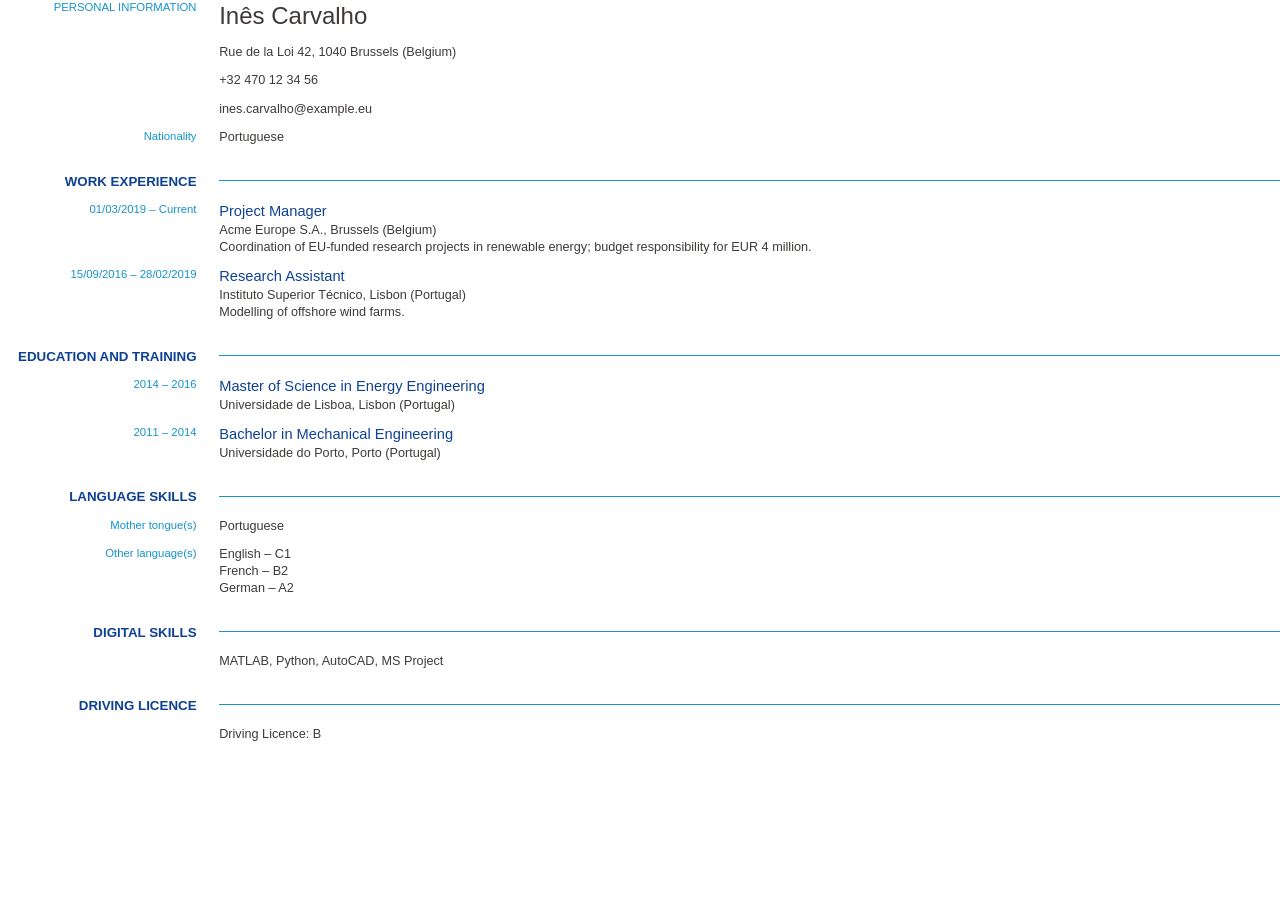
<file: tests/fixtures/europass-quelle.html>
<!DOCTYPE html><html lang="en"><head><meta charset="utf-8"><style>
@page { size: A4; margin: 15mm 15mm }
body { margin:0; font-family:"Liberation Sans",Arial,sans-serif; font-size:9.5pt; color:#3f3a38; line-height:1.35 }
table { width:100%; border-collapse:collapse }
td { vertical-align:top; padding:0 0 3mm }
td.label { width:52mm; padding-right:6mm; text-align:right; color:#1593cb; font-size:8.5pt }
h1 { font-size:18pt; color:#3f3a38; font-weight:normal; margin:0 }
.sec td.label { font-size:10pt; text-transform:uppercase; font-weight:bold; color:#0e4194; padding-top:4mm }
.sec td.rule { padding-top:6mm } .sec td.rule div { border-top:1px solid #1593cb }
.title { font-size:11pt; color:#0e4194 }
</style></head><body>
<!--  Europass: links rechtsbuendig die Beschriftung, rechts der Inhalt.
      Ueberschriften stehen in der linken Spalte, daneben nur eine Linie. -->
<table>
  <tr><td class="label">PERSONAL INFORMATION</td><td><h1>Inês Carvalho</h1></td></tr>
  <tr><td class="label"></td><td>Rue de la Loi 42, 1040 Brussels (Belgium)</td></tr>
  <tr><td class="label"></td><td>+32 470 12 34 56</td></tr>
  <tr><td class="label"></td><td>ines.carvalho@example.eu</td></tr>
  <tr><td class="label">Nationality</td><td>Portuguese</td></tr>
  <tr class="sec"><td class="label">Work experience</td><td class="rule"><div></div></td></tr>
  <tr><td class="label">01/03/2019 – Current</td><td><div class="title">Project Manager</div>
      Acme Europe S.A., Brussels (Belgium)<br>
      Coordination of EU-funded research projects in renewable energy; budget responsibility for EUR 4 million.</td></tr>
  <tr><td class="label">15/09/2016 – 28/02/2019</td><td><div class="title">Research Assistant</div>
      Instituto Superior Técnico, Lisbon (Portugal)<br>
      Modelling of offshore wind farms.</td></tr>
  <tr class="sec"><td class="label">Education and training</td><td class="rule"><div></div></td></tr>
  <tr><td class="label">2014 – 2016</td><td><div class="title">Master of Science in Energy Engineering</div>
      Universidade de Lisboa, Lisbon (Portugal)</td></tr>
  <tr><td class="label">2011 – 2014</td><td><div class="title">Bachelor in Mechanical Engineering</div>
      Universidade do Porto, Porto (Portugal)</td></tr>
  <tr class="sec"><td class="label">Language skills</td><td class="rule"><div></div></td></tr>
  <tr><td class="label">Mother tongue(s)</td><td>Portuguese</td></tr>
  <tr><td class="label">Other language(s)</td><td>English – C1<br>French – B2<br>German – A2</td></tr>
  <tr class="sec"><td class="label">Digital skills</td><td class="rule"><div></div></td></tr>
  <tr><td class="label"></td><td>MATLAB, Python, AutoCAD, MS Project</td></tr>
  <tr class="sec"><td class="label">Driving licence</td><td class="rule"><div></div></td></tr>
  <tr><td class="label"></td><td>Driving Licence: B</td></tr>
</table>
</body></html>
</file>
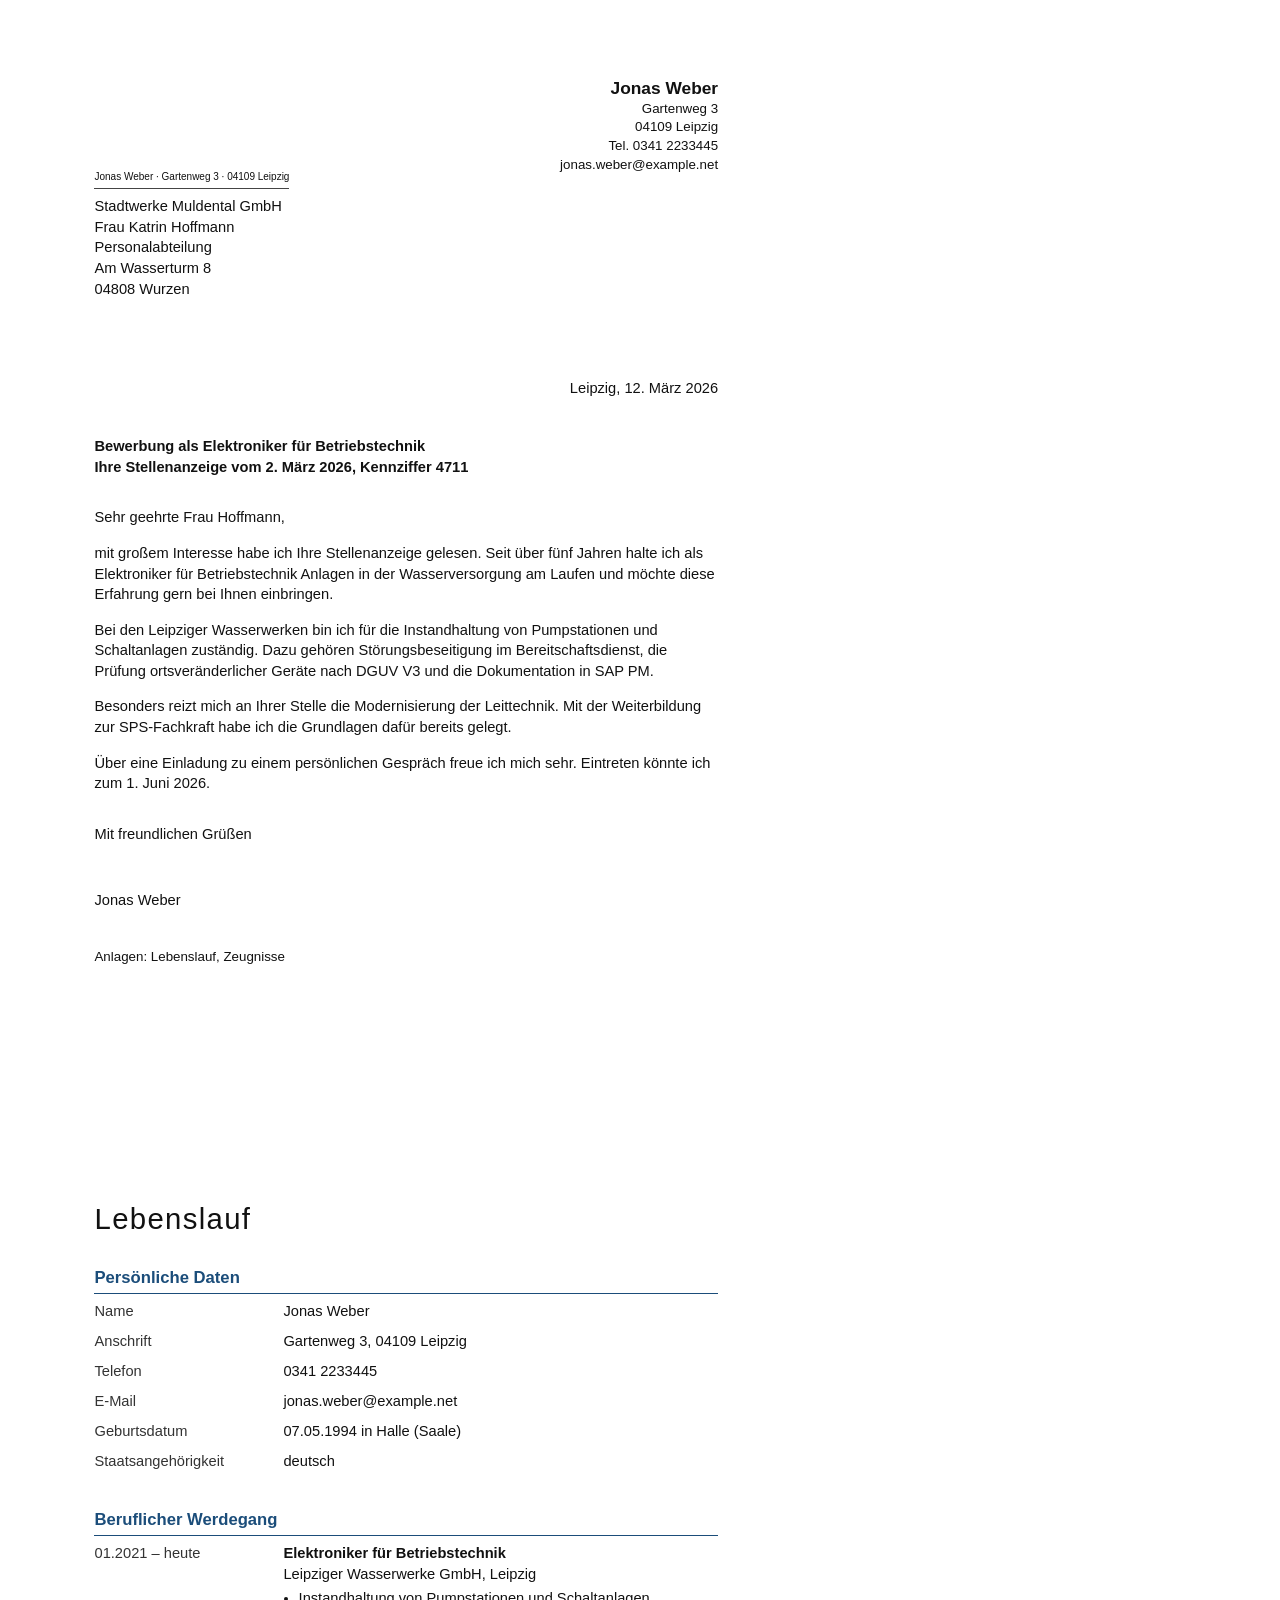
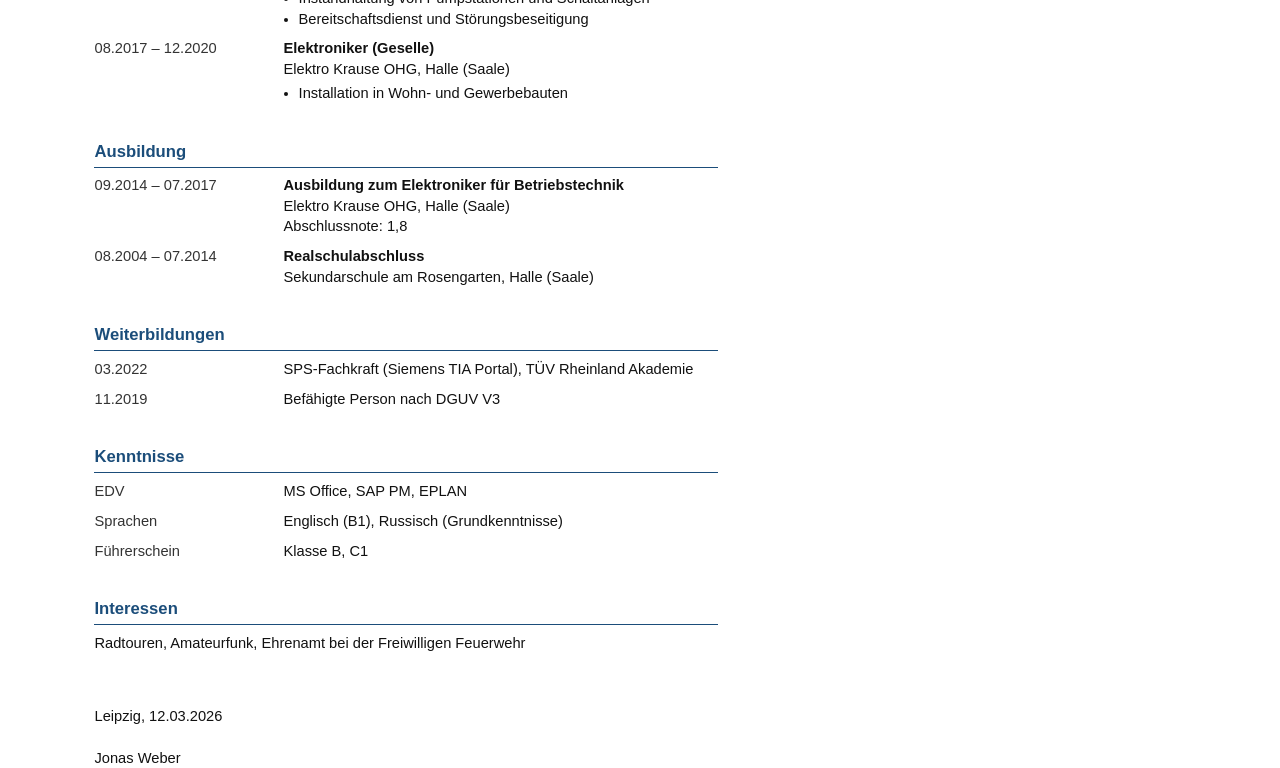
<file: tests/fixtures/mappe-quelle.html>
<!DOCTYPE html><html lang="de"><head><meta charset="utf-8"><style>
@page { size: A4; margin: 0 }
body { margin:0; font-family:"Liberation Sans",Arial,sans-serif; font-size:11pt; color:#111; line-height:1.4 }
.sheet { width:210mm; height:297mm; box-sizing:border-box; padding:20mm 20mm 20mm 25mm; page-break-after:always; position:relative }
.sender-line { font-size:7.5pt; border-bottom:0.5pt solid #444; display:inline-block; margin-top:25mm; padding-bottom:1mm }
.sender { position:absolute; right:20mm; top:20mm; text-align:right; font-size:10pt }
.sender b { font-size:13pt }
.recipient { margin-top:2mm; height:40mm }
.date { text-align:right; margin:8mm 0 10mm }
.subject { font-weight:bold; margin-bottom:8mm }
p { margin:0 0 4mm }
h1 { font-size:22pt; margin:0 0 6mm; font-weight:normal; letter-spacing:1pt }
h2 { font-size:12.5pt; margin:7mm 0 2mm; color:#1b4d7a; border-bottom:1px solid #1b4d7a; padding-bottom:1mm }
table { width:100%; border-collapse:collapse }
td { vertical-align:top; padding:0 0 2.5mm }
td.when { width:45mm; padding-right:5mm; white-space:nowrap; color:#333 }
ul { margin:1mm 0 0 4mm; padding:0 }
.foot { margin-top:14mm }
</style></head><body>
<!--  Die klassische Bewerbungsmappe: erst das Anschreiben, dann der
      tabellarische Lebenslauf. Monate mit Punkt ("08.2017"), "Persönliche
      Daten" mit Geburtsdatum, und am Ende Ort und Datum.

      mappe.pdf ist mit Chromium gedruckt. mappe-libreoffice.pdf ist dieselbe
      Datei, von LibreOffice erst in ein Word-Dokument und dann in ein PDF
      verwandelt (soffice, convert-to docx und danach pdf): dort
      sitzt der Zeitraum tiefer als Titel und Arbeitgeber daneben, so wie
      Tabellenzellen es in Word-PDFs oft tun.  -->
<div class="sheet">
  <div class="sender"><b>Jonas Weber</b><br>Gartenweg 3<br>04109 Leipzig<br>Tel. 0341 2233445<br>jonas.weber@example.net</div>
  <div class="sender-line">Jonas Weber · Gartenweg 3 · 04109 Leipzig</div>
  <div class="recipient">Stadtwerke Muldental GmbH<br>Frau Katrin Hoffmann<br>Personalabteilung<br>Am Wasserturm 8<br>04808 Wurzen</div>
  <div class="date">Leipzig, 12. März 2026</div>
  <div class="subject">Bewerbung als Elektroniker für Betriebstechnik<br>Ihre Stellenanzeige vom 2. März 2026, Kennziffer 4711</div>
  <p>Sehr geehrte Frau Hoffmann,</p>
  <p>mit großem Interesse habe ich Ihre Stellenanzeige gelesen. Seit über fünf Jahren halte ich als Elektroniker
  für Betriebstechnik Anlagen in der Wasserversorgung am Laufen und möchte diese Erfahrung gern bei Ihnen einbringen.</p>
  <p>Bei den Leipziger Wasserwerken bin ich für die Instandhaltung von Pumpstationen und Schaltanlagen zuständig.
  Dazu gehören Störungsbeseitigung im Bereitschaftsdienst, die Prüfung ortsveränderlicher Geräte nach DGUV V3 und
  die Dokumentation in SAP PM.</p>
  <p>Besonders reizt mich an Ihrer Stelle die Modernisierung der Leittechnik. Mit der Weiterbildung zur
  SPS-Fachkraft habe ich die Grundlagen dafür bereits gelegt.</p>
  <p>Über eine Einladung zu einem persönlichen Gespräch freue ich mich sehr. Eintreten könnte ich zum 1. Juni 2026.</p>
  <p style="margin-top:8mm">Mit freundlichen Grüßen</p>
  <p style="margin-top:12mm">Jonas Weber</p>
  <p style="margin-top:10mm; font-size:10pt">Anlagen: Lebenslauf, Zeugnisse</p>
</div>
<div class="sheet">
  <h1>Lebenslauf</h1>
  <h2>Persönliche Daten</h2>
  <table>
    <tr><td class="when">Name</td><td>Jonas Weber</td></tr>
    <tr><td class="when">Anschrift</td><td>Gartenweg 3, 04109 Leipzig</td></tr>
    <tr><td class="when">Telefon</td><td>0341 2233445</td></tr>
    <tr><td class="when">E-Mail</td><td>jonas.weber@example.net</td></tr>
    <tr><td class="when">Geburtsdatum</td><td>07.05.1994 in Halle (Saale)</td></tr>
    <tr><td class="when">Staatsangehörigkeit</td><td>deutsch</td></tr>
  </table>
  <h2>Beruflicher Werdegang</h2>
  <table>
    <tr><td class="when">01.2021 – heute</td><td><b>Elektroniker für Betriebstechnik</b><br>Leipziger Wasserwerke GmbH, Leipzig
      <ul><li>Instandhaltung von Pumpstationen und Schaltanlagen</li><li>Bereitschaftsdienst und Störungsbeseitigung</li></ul></td></tr>
    <tr><td class="when">08.2017 – 12.2020</td><td><b>Elektroniker (Geselle)</b><br>Elektro Krause OHG, Halle (Saale)
      <ul><li>Installation in Wohn- und Gewerbebauten</li></ul></td></tr>
  </table>
  <h2>Ausbildung</h2>
  <table>
    <tr><td class="when">09.2014 – 07.2017</td><td><b>Ausbildung zum Elektroniker für Betriebstechnik</b><br>Elektro Krause OHG, Halle (Saale)<br>Abschlussnote: 1,8</td></tr>
    <tr><td class="when">08.2004 – 07.2014</td><td><b>Realschulabschluss</b><br>Sekundarschule am Rosengarten, Halle (Saale)</td></tr>
  </table>
  <h2>Weiterbildungen</h2>
  <table>
    <tr><td class="when">03.2022</td><td>SPS-Fachkraft (Siemens TIA Portal), TÜV Rheinland Akademie</td></tr>
    <tr><td class="when">11.2019</td><td>Befähigte Person nach DGUV V3</td></tr>
  </table>
  <h2>Kenntnisse</h2>
  <table>
    <tr><td class="when">EDV</td><td>MS Office, SAP PM, EPLAN</td></tr>
    <tr><td class="when">Sprachen</td><td>Englisch (B1), Russisch (Grundkenntnisse)</td></tr>
    <tr><td class="when">Führerschein</td><td>Klasse B, C1</td></tr>
  </table>
  <h2>Interessen</h2>
  <p>Radtouren, Amateurfunk, Ehrenamt bei der Freiwilligen Feuerwehr</p>
  <div class="foot">Leipzig, 12.03.2026<br><br>Jonas Weber</div>
</div>
</body></html>
</file>
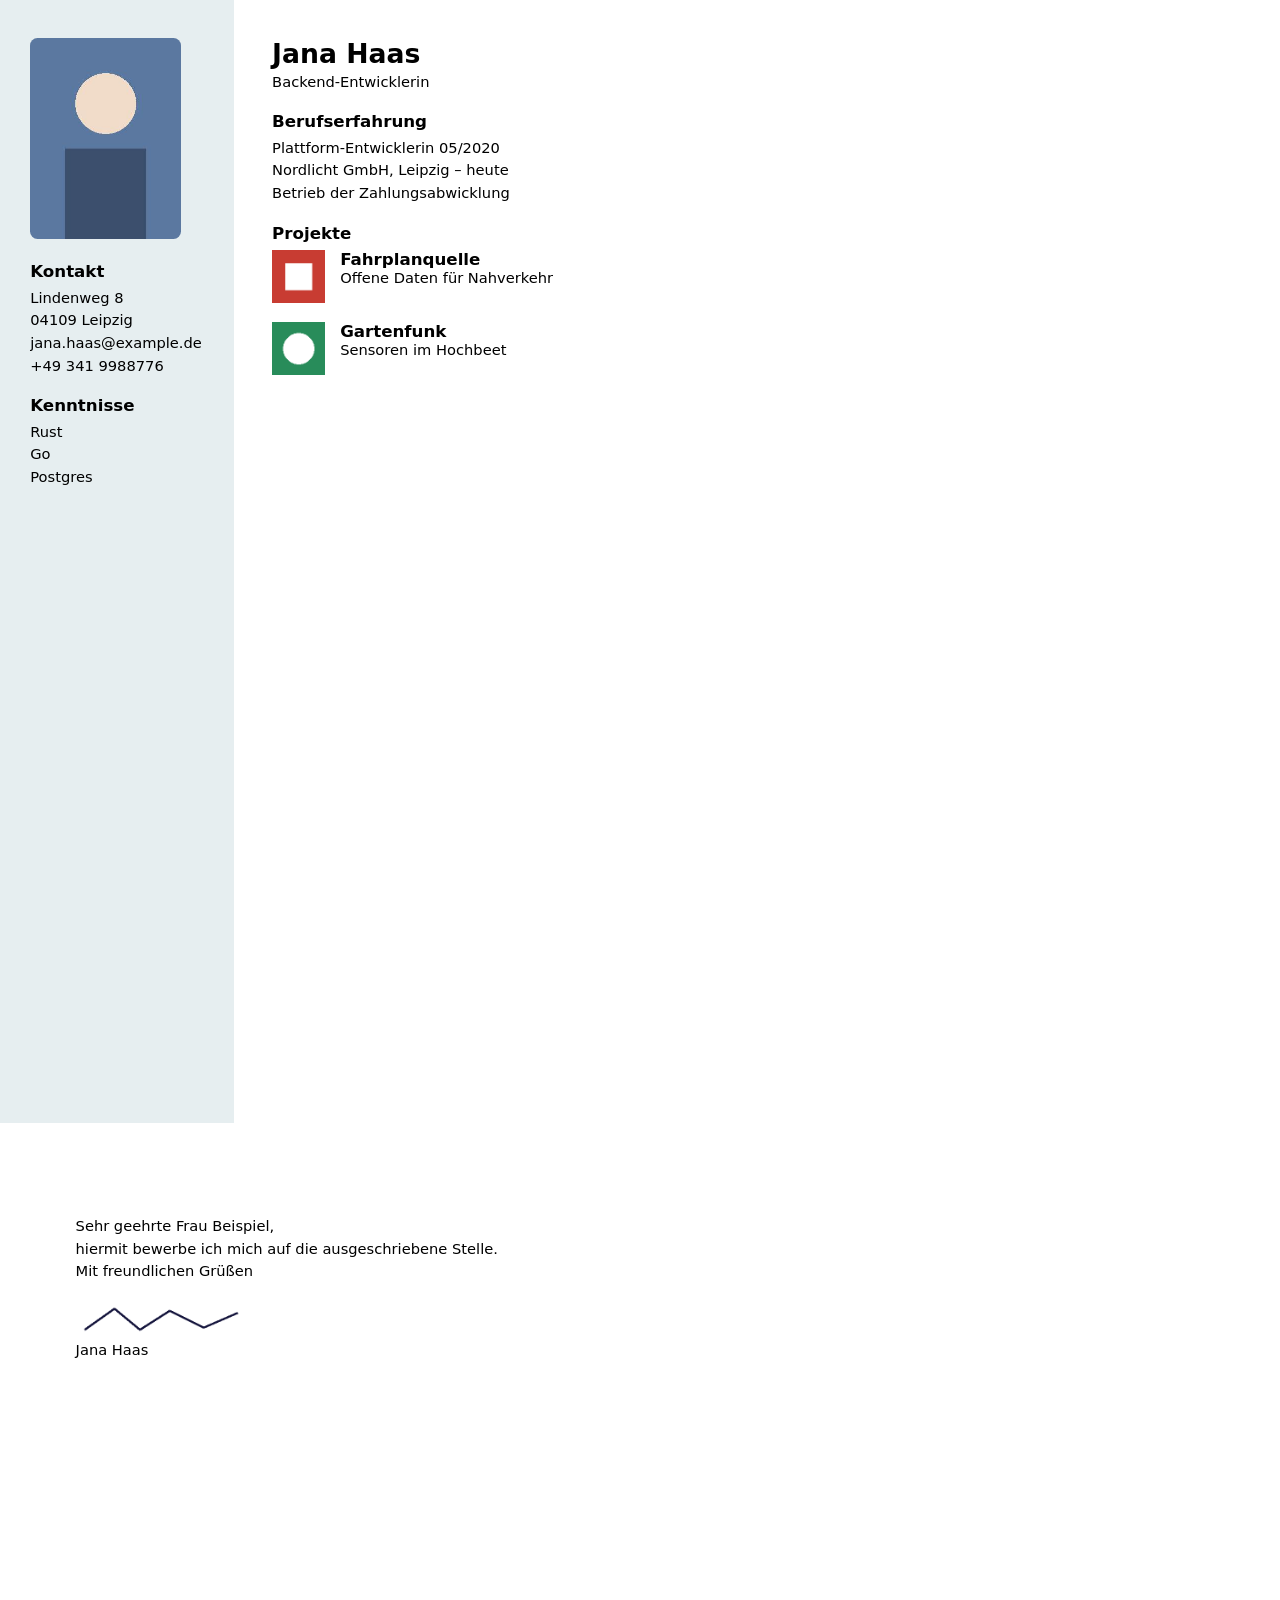
<file: tests/fixtures/mit-bildern-quelle.html>
<!doctype html><meta charset="utf-8"><style>
@page { size: A4; margin: 0 }
body { margin:0; font-family:"DejaVu Sans",sans-serif; font-size:11pt }
.page { width:210mm; height:297mm; box-sizing:border-box; display:flex; page-break-after:always }
.side { width:62mm; background:#e6eef0; padding:10mm 8mm; box-sizing:border-box }
.main { flex:1; padding:10mm; box-sizing:border-box }
h1 { font-size:20pt; margin:0 0 1mm } h2 { font-size:12.5pt; margin:6mm 0 2mm }
p { margin:0 0 1.5mm } .photo { width:40mm; border-radius:2mm; display:block; margin-bottom:6mm }
.proj { display:flex; gap:4mm; align-items:flex-start; margin-bottom:5mm }
.proj img { width:14mm } .pname { font-size:12.5pt; font-weight:700 }
.letter { padding:25mm 20mm; box-sizing:border-box }
.sig { width:45mm; margin-top:4mm }
</style>
<div class="page">
  <div class="side">
    <img class="photo" src="[data-uri]">
    <h2>Kontakt</h2><p>Lindenweg 8</p><p>04109 Leipzig</p><p>jana.haas@example.de</p><p>+49 341 9988776</p>
    <h2>Kenntnisse</h2><p>Rust</p><p>Go</p><p>Postgres</p>
  </div>
  <div class="main">
    <h1>Jana Haas</h1><p>Backend-Entwicklerin</p>
    <h2>Berufserfahrung</h2>
    <p>Plattform-Entwicklerin 05/2020</p><p>Nordlicht GmbH, Leipzig &ndash; heute</p>
    <p>Betrieb der Zahlungsabwicklung</p>
    <h2>Projekte</h2>
    <div class="proj"><img src="[data-uri]"><div><div class="pname">Fahrplanquelle</div><p>Offene Daten für Nahverkehr</p></div></div>
    <div class="proj"><img src="[data-uri]"><div><div class="pname">Gartenfunk</div><p>Sensoren im Hochbeet</p></div></div>
  </div>
</div>
<div class="page"><div class="letter">
  <p>Sehr geehrte Frau Beispiel,</p>
  <p>hiermit bewerbe ich mich auf die ausgeschriebene Stelle.</p>
  <p>Mit freundlichen Grüßen</p>
  <img class="sig" src="[data-uri]">
  <p>Jana Haas</p>
</div></div>
</file>
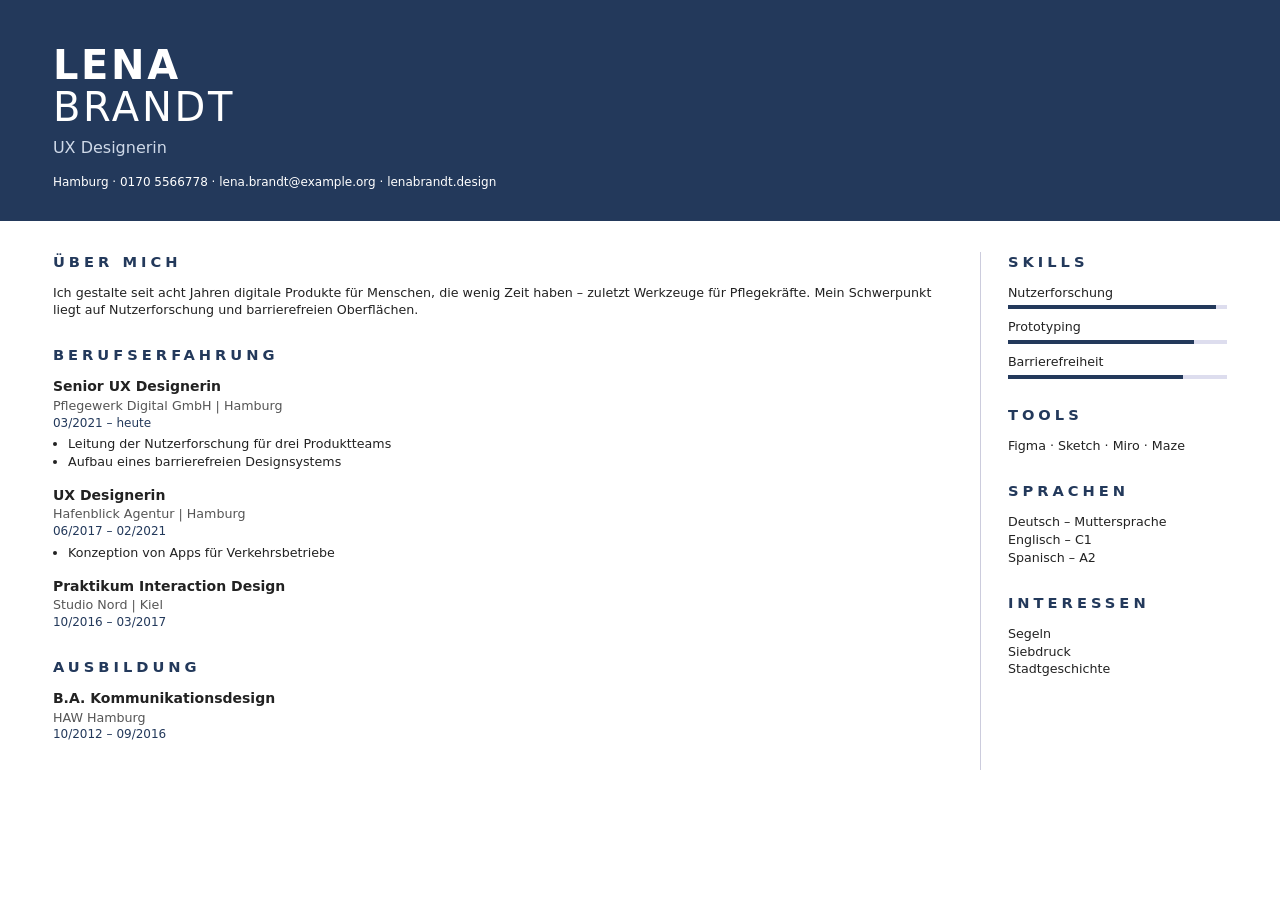
<file: tests/fixtures/rechtsspalte-quelle.html>
<!DOCTYPE html><html lang="de"><head><meta charset="utf-8"><style>
@page { size: A4; margin: 0 }
body { margin:0; font-family:"DejaVu Sans",sans-serif; font-size:9.5pt; color:#222; line-height:1.4 }
.head { background:#23395b; color:#fff; padding:12mm 14mm 8mm }
.head .first { font-size:30pt; font-weight:bold; letter-spacing:2pt; line-height:1 }
.head .last { font-size:30pt; font-weight:300; letter-spacing:2pt; line-height:1.1 }
.head .role { font-size:12pt; margin-top:2mm; color:#cfd9e8 }
.head .line { margin-top:4mm; font-size:9pt }
.grid { display:flex; padding:8mm 14mm }
.main { flex:1; padding-right:9mm }
.side { width:58mm; border-left:1px solid #ccd; padding-left:7mm }
h2 { font-size:11pt; letter-spacing:3pt; text-transform:uppercase; color:#23395b; margin:0 0 3mm }
section { margin-bottom:7mm }
.job { margin-bottom:4mm }
.job .t { font-weight:bold; font-size:10.5pt }
.job .m { color:#555 }
.job .d { color:#23395b; font-size:9pt }
ul { margin:1mm 0 0 4mm; padding:0 }
.bar { height:4px; background:#dde; margin:1mm 0 2.5mm } .bar i { display:block; height:4px; background:#23395b }
</style></head><body>
<!--  Kopfband mit Namen auf zwei Zeilen, Hauptteil links, Seitenspalte
      rechts. Der Zeitraum steht unter dem Titel, Kenntnisse als Balken. -->
<div class="head">
  <div class="first">LENA</div><div class="last">BRANDT</div>
  <div class="role">UX Designerin</div>
  <div class="line">Hamburg · 0170 5566778 · lena.brandt@example.org · lenabrandt.design</div>
</div>
<div class="grid">
  <div class="main">
    <section><h2>Über mich</h2>
      <p style="margin:0">Ich gestalte seit acht Jahren digitale Produkte für Menschen, die wenig Zeit haben – zuletzt
      Werkzeuge für Pflegekräfte. Mein Schwerpunkt liegt auf Nutzerforschung und barrierefreien Oberflächen.</p></section>
    <section><h2>Berufserfahrung</h2>
      <div class="job"><div class="t">Senior UX Designerin</div><div class="m">Pflegewerk Digital GmbH | Hamburg</div>
        <div class="d">03/2021 – heute</div>
        <ul><li>Leitung der Nutzerforschung für drei Produktteams</li><li>Aufbau eines barrierefreien Designsystems</li></ul></div>
      <div class="job"><div class="t">UX Designerin</div><div class="m">Hafenblick Agentur | Hamburg</div>
        <div class="d">06/2017 – 02/2021</div>
        <ul><li>Konzeption von Apps für Verkehrsbetriebe</li></ul></div>
      <div class="job"><div class="t">Praktikum Interaction Design</div><div class="m">Studio Nord | Kiel</div>
        <div class="d">10/2016 – 03/2017</div></div>
    </section>
    <section><h2>Ausbildung</h2>
      <div class="job"><div class="t">B.A. Kommunikationsdesign</div><div class="m">HAW Hamburg</div>
        <div class="d">10/2012 – 09/2016</div></div>
    </section>
  </div>
  <div class="side">
    <section><h2>Skills</h2>
      Nutzerforschung<div class="bar"><i style="width:95%"></i></div>
      Prototyping<div class="bar"><i style="width:85%"></i></div>
      Barrierefreiheit<div class="bar"><i style="width:80%"></i></div>
    </section>
    <section><h2>Tools</h2>Figma · Sketch · Miro · Maze</section>
    <section><h2>Sprachen</h2>Deutsch – Muttersprache<br>Englisch – C1<br>Spanisch – A2</section>
    <section><h2>Interessen</h2>Segeln<br>Siebdruck<br>Stadtgeschichte</section>
  </div>
</div>
</body></html>
</file>
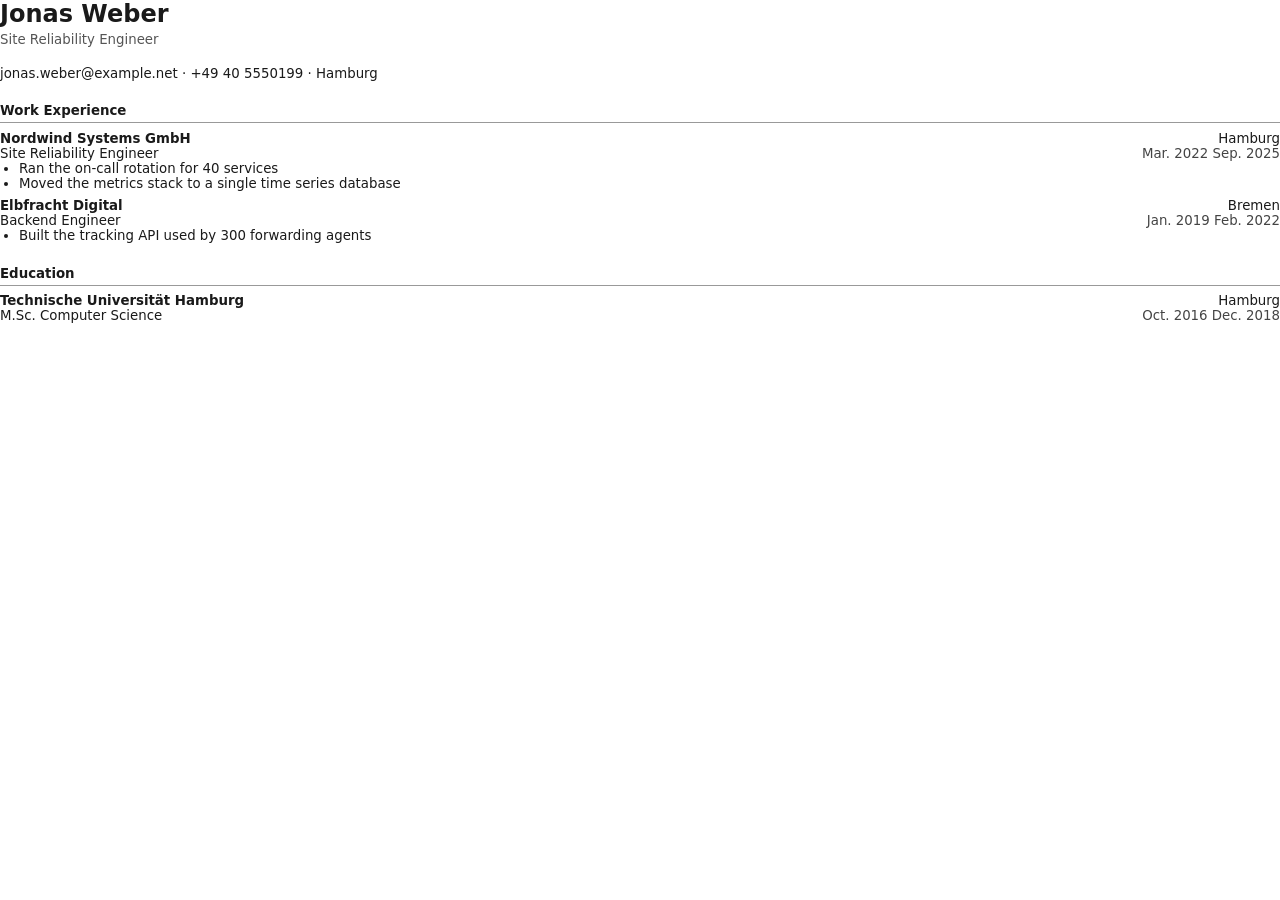
<file: tests/fixtures/strichlos-quelle.html>
<!DOCTYPE html><html lang="en"><head><meta charset="utf-8"><style>
@page { size: A4; margin: 16mm 18mm }
body { margin:0; font-family:"DejaVu Sans",sans-serif; font-size:10pt; color:#1a1a1a }
h1 { font-size:18pt; margin:0 0 1mm } .tag { color:#555; margin-bottom:5mm }
.section { font-weight:700; border-bottom:1px solid #999; margin:6mm 0 2mm; padding-bottom:1mm }
.row { display:flex; justify-content:space-between; align-items:baseline }
.org { font-weight:700 } .when { color:#444 }
ul { margin:0 0 2mm 5mm; padding:0 }
</style></head><body>
<!--  Der LaTeX-Grundriss, wie ihn verbreitete Vorlagen setzen: ueber jeder
      Station eine Kopfzeile aus Arbeitgeber und Ort, darunter Taetigkeit und
      Zeitraum. Der Gedankenstrich zwischen den beiden Daten fehlt hier mit
      Absicht: manche Vorlagen zeichnen ihn mit einer Schrift ohne
      Zeichenzuordnung, im Text steht dann nichts zwischen ihnen.  -->
<h1>Jonas Weber</h1>
<div class="tag">Site Reliability Engineer</div>
<p>jonas.weber@example.net &middot; +49 40 5550199 &middot; Hamburg</p>

<div class="section">Work Experience</div>
<div class="row"><span class="org">Nordwind Systems GmbH</span><span>Hamburg</span></div>
<div class="row"><span>Site Reliability Engineer</span><span class="when">Mar. 2022 Sep. 2025</span></div>
<ul><li>Ran the on-call rotation for 40 services</li>
<li>Moved the metrics stack to a single time series database</li></ul>
<div class="row"><span class="org">Elbfracht Digital</span><span>Bremen</span></div>
<div class="row"><span>Backend Engineer</span><span class="when">Jan. 2019 Feb. 2022</span></div>
<ul><li>Built the tracking API used by 300 forwarding agents</li></ul>

<div class="section">Education</div>
<div class="row"><span class="org">Technische Universität Hamburg</span><span>Hamburg</span></div>
<div class="row"><span>M.Sc. Computer Science</span><span class="when">Oct. 2016 Dec. 2018</span></div>
</body></html>
</file>
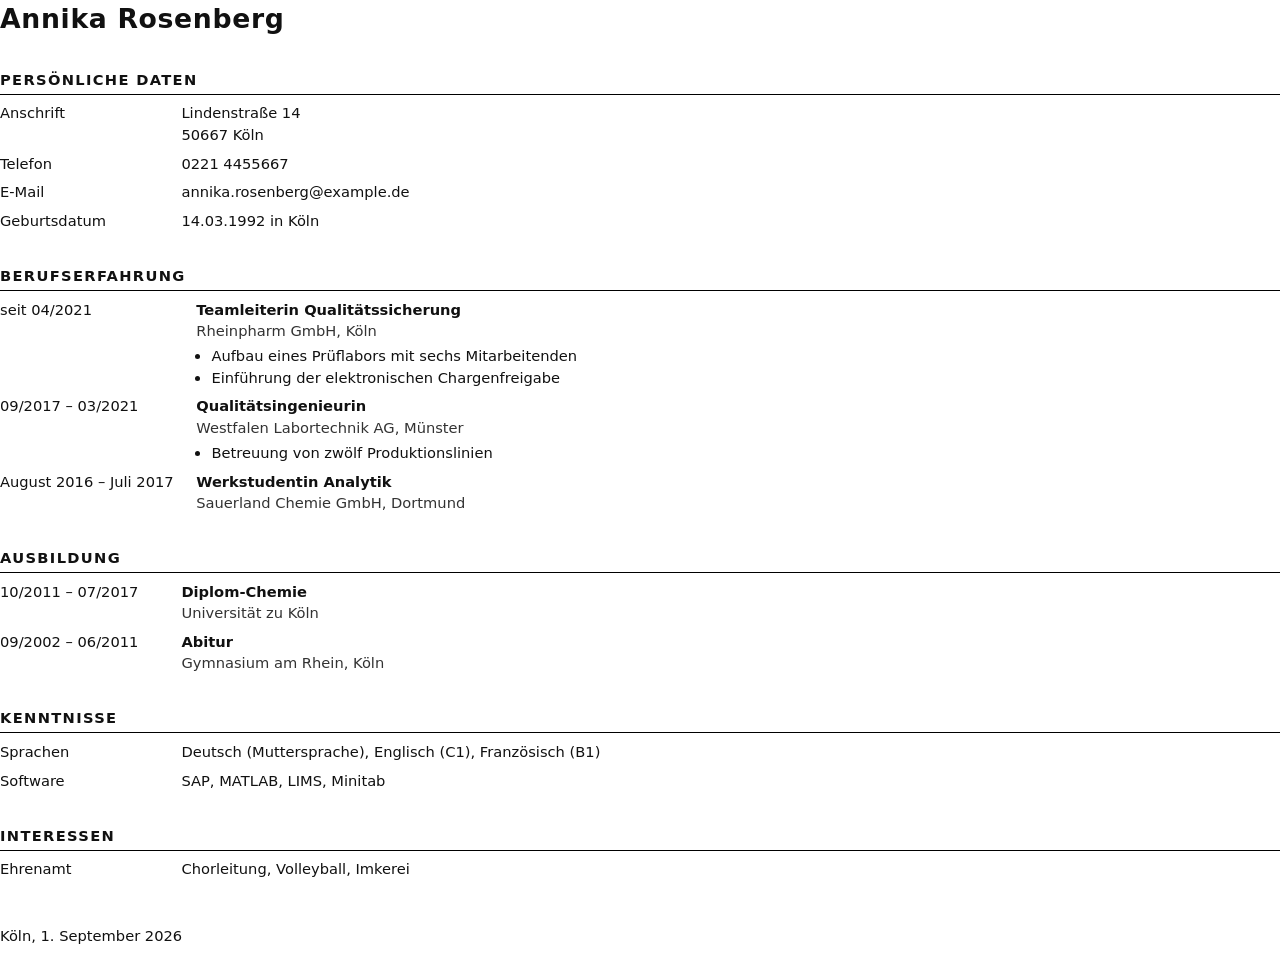
<file: tests/fixtures/tabelle-quelle.html>
<!DOCTYPE html><html lang="de"><head><meta charset="utf-8"><style>
@page { size: A4; margin: 20mm 22mm }
body { margin:0; font-family:"DejaVu Sans",sans-serif; font-size:11pt; color:#111; line-height:1.45 }
h1 { font-size:20pt; margin:0 0 8mm; letter-spacing:0.5pt }
h2 { font-size:11pt; margin:7mm 0 2mm; text-transform:uppercase; letter-spacing:1pt;
     border-bottom:1px solid #000; padding-bottom:1mm }
table { width:100%; border-collapse:collapse }
td { vertical-align:top; padding:0 0 2mm }
td.when { width:42mm; padding-right:6mm; white-space:nowrap }
.org { color:#333 }
ul { margin:1mm 0 0 4mm; padding:0 }
</style></head><body>
<!--  Der tabellarische Lebenslauf, wie ihn deutsche Ratgeber zeigen: links
      der Zeitraum, rechts der Inhalt, die persoenlichen Daten als
      Beschriftung und Wert nebeneinander. "seit" statt eines offenen
      Zeitraums ist hier die Regel und nicht die Ausnahme.  -->
<h1>Annika Rosenberg</h1>

<h2>Persönliche Daten</h2>
<table>
  <tr><td class="when">Anschrift</td><td>Lindenstraße 14<br>50667 Köln</td></tr>
  <tr><td class="when">Telefon</td><td>0221 4455667</td></tr>
  <tr><td class="when">E-Mail</td><td>annika.rosenberg@example.de</td></tr>
  <tr><td class="when">Geburtsdatum</td><td>14.03.1992 in Köln</td></tr>
</table>

<h2>Berufserfahrung</h2>
<table>
  <tr><td class="when">seit 04/2021</td><td><b>Teamleiterin Qualitätssicherung</b><br>
    <span class="org">Rheinpharm GmbH, Köln</span>
    <ul><li>Aufbau eines Prüflabors mit sechs Mitarbeitenden</li>
        <li>Einführung der elektronischen Chargenfreigabe</li></ul></td></tr>
  <tr><td class="when">09/2017 – 03/2021</td><td><b>Qualitätsingenieurin</b><br>
    <span class="org">Westfalen Labortechnik AG, Münster</span>
    <ul><li>Betreuung von zwölf Produktionslinien</li></ul></td></tr>
  <tr><td class="when">August 2016 – Juli 2017</td><td><b>Werkstudentin Analytik</b><br>
    <span class="org">Sauerland Chemie GmbH, Dortmund</span></td></tr>
</table>

<h2>Ausbildung</h2>
<table>
  <tr><td class="when">10/2011 – 07/2017</td><td><b>Diplom-Chemie</b><br>
    <span class="org">Universität zu Köln</span></td></tr>
  <tr><td class="when">09/2002 – 06/2011</td><td><b>Abitur</b><br>
    <span class="org">Gymnasium am Rhein, Köln</span></td></tr>
</table>

<h2>Kenntnisse</h2>
<table>
  <tr><td class="when">Sprachen</td><td>Deutsch (Muttersprache), Englisch (C1), Französisch (B1)</td></tr>
  <tr><td class="when">Software</td><td>SAP, MATLAB, LIMS, Minitab</td></tr>
</table>

<h2>Interessen</h2>
<table>
  <tr><td class="when">Ehrenamt</td><td>Chorleitung, Volleyball, Imkerei</td></tr>
</table>

<p style="margin-top:10mm">Köln, 1. September 2026</p>
</body></html>
</file>
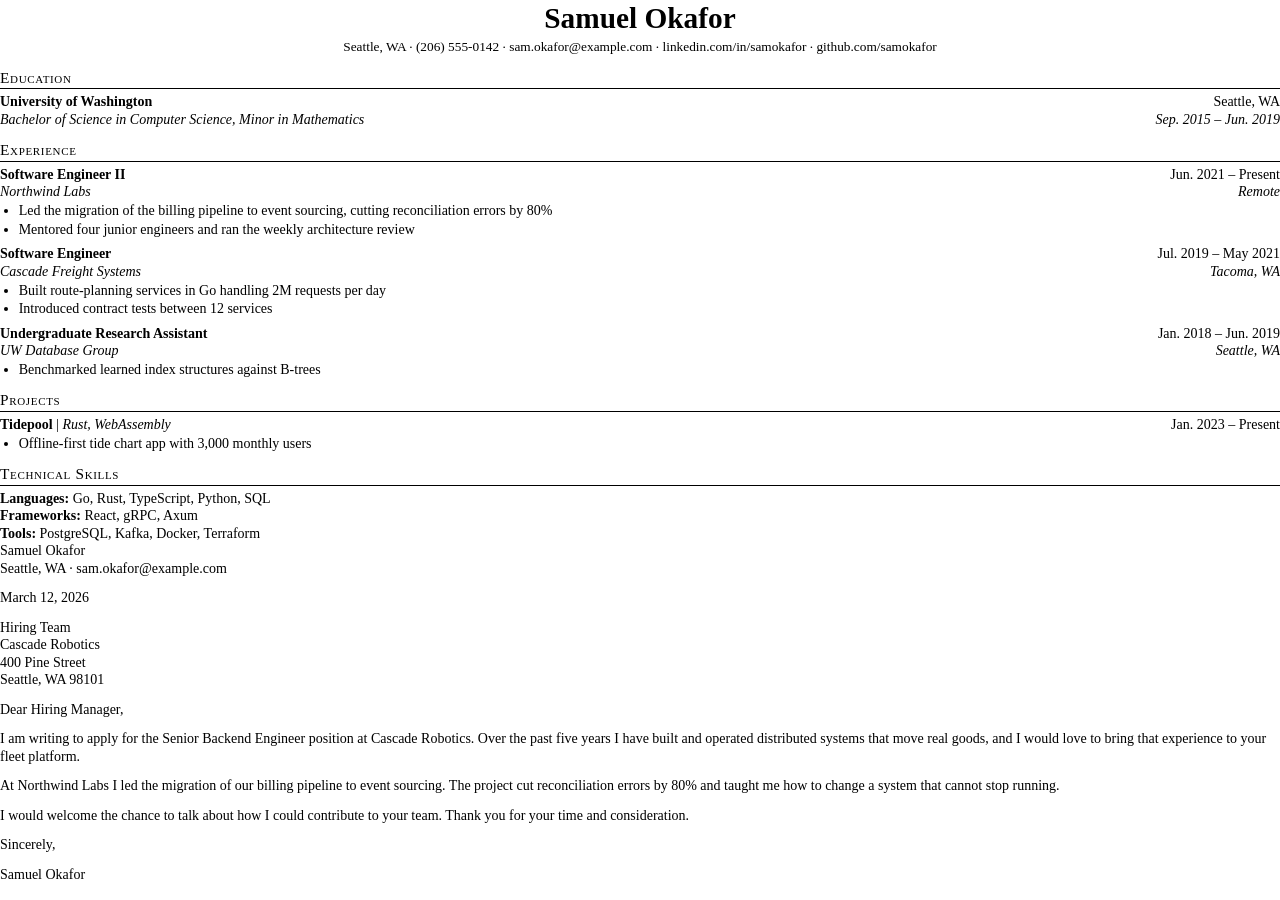
<file: tests/fixtures/us-einspaltig-quelle.html>
<!DOCTYPE html><html lang="en"><head><meta charset="utf-8"><style>
@page { size: Letter; margin: 0.6in 0.7in }
body { margin:0; font-family:"Liberation Serif","Times New Roman",serif; font-size:10.5pt; color:#000; line-height:1.25 }
.name { text-align:center; font-size:22pt; font-weight:bold; margin:0 }
.contact { text-align:center; font-size:10pt; margin:2pt 0 8pt }
h2 { font-size:11.5pt; font-variant:small-caps; margin:9pt 0 3pt; border-bottom:0.8pt solid #000; padding-bottom:1pt; font-weight:normal; letter-spacing:0.5pt }
.row { display:flex; justify-content:space-between }
.entry { margin:0 0 5pt }
ul { margin:1pt 0 0 14pt; padding:0 }
li { margin:0 0 1pt }
.letter { page-break-before:always }
.letter p { margin:0 0 9pt }
</style></head><body>
<!--  Der einspaltige Lebenslauf, den amerikanische Career Center austeilen
      ("Jake's Resume"): links Schule oder Titel, rechts Ort oder Zeitraum,
      Ueberschriften in Kapitaelchen mit Linie, Aufzaehlungspunkte ohne
      Zeichen in der Textebene. Dahinter ein Anschreiben.  -->
<p class="name">Samuel Okafor</p>
<p class="contact">Seattle, WA · (206) 555-0142 · sam.okafor@example.com · linkedin.com/in/samokafor · github.com/samokafor</p>

<h2>Education</h2>
<div class="entry">
  <div class="row"><b>University of Washington</b><span>Seattle, WA</span></div>
  <div class="row"><i>Bachelor of Science in Computer Science, Minor in Mathematics</i><i>Sep. 2015 – Jun. 2019</i></div>
</div>

<h2>Experience</h2>
<div class="entry">
  <div class="row"><b>Software Engineer II</b><span>Jun. 2021 – Present</span></div>
  <div class="row"><i>Northwind Labs</i><i>Remote</i></div>
  <ul>
    <li>Led the migration of the billing pipeline to event sourcing, cutting reconciliation errors by 80%</li>
    <li>Mentored four junior engineers and ran the weekly architecture review</li>
  </ul>
</div>
<div class="entry">
  <div class="row"><b>Software Engineer</b><span>Jul. 2019 – May 2021</span></div>
  <div class="row"><i>Cascade Freight Systems</i><i>Tacoma, WA</i></div>
  <ul>
    <li>Built route-planning services in Go handling 2M requests per day</li>
    <li>Introduced contract tests between 12 services</li>
  </ul>
</div>
<div class="entry">
  <div class="row"><b>Undergraduate Research Assistant</b><span>Jan. 2018 – Jun. 2019</span></div>
  <div class="row"><i>UW Database Group</i><i>Seattle, WA</i></div>
  <ul><li>Benchmarked learned index structures against B-trees</li></ul>
</div>

<h2>Projects</h2>
<div class="entry">
  <div class="row"><span><b>Tidepool</b> | <i>Rust, WebAssembly</i></span><span>Jan. 2023 – Present</span></div>
  <ul><li>Offline-first tide chart app with 3,000 monthly users</li></ul>
</div>

<h2>Technical Skills</h2>
<div><b>Languages:</b> Go, Rust, TypeScript, Python, SQL</div>
<div><b>Frameworks:</b> React, gRPC, Axum</div>
<div><b>Tools:</b> PostgreSQL, Kafka, Docker, Terraform</div>

<div class="letter">
<p>Samuel Okafor<br>Seattle, WA · sam.okafor@example.com</p>
<p>March 12, 2026</p>
<p>Hiring Team<br>Cascade Robotics<br>400 Pine Street<br>Seattle, WA 98101</p>
<p>Dear Hiring Manager,</p>
<p>I am writing to apply for the Senior Backend Engineer position at Cascade Robotics. Over the past five years I have
built and operated distributed systems that move real goods, and I would love to bring that experience to your fleet platform.</p>
<p>At Northwind Labs I led the migration of our billing pipeline to event sourcing. The project cut reconciliation errors
by 80% and taught me how to change a system that cannot stop running.</p>
<p>I would welcome the chance to talk about how I could contribute to your team. Thank you for your time and consideration.</p>
<p>Sincerely,</p>
<p>Samuel Okafor</p>
</div>
</body></html>
</file>
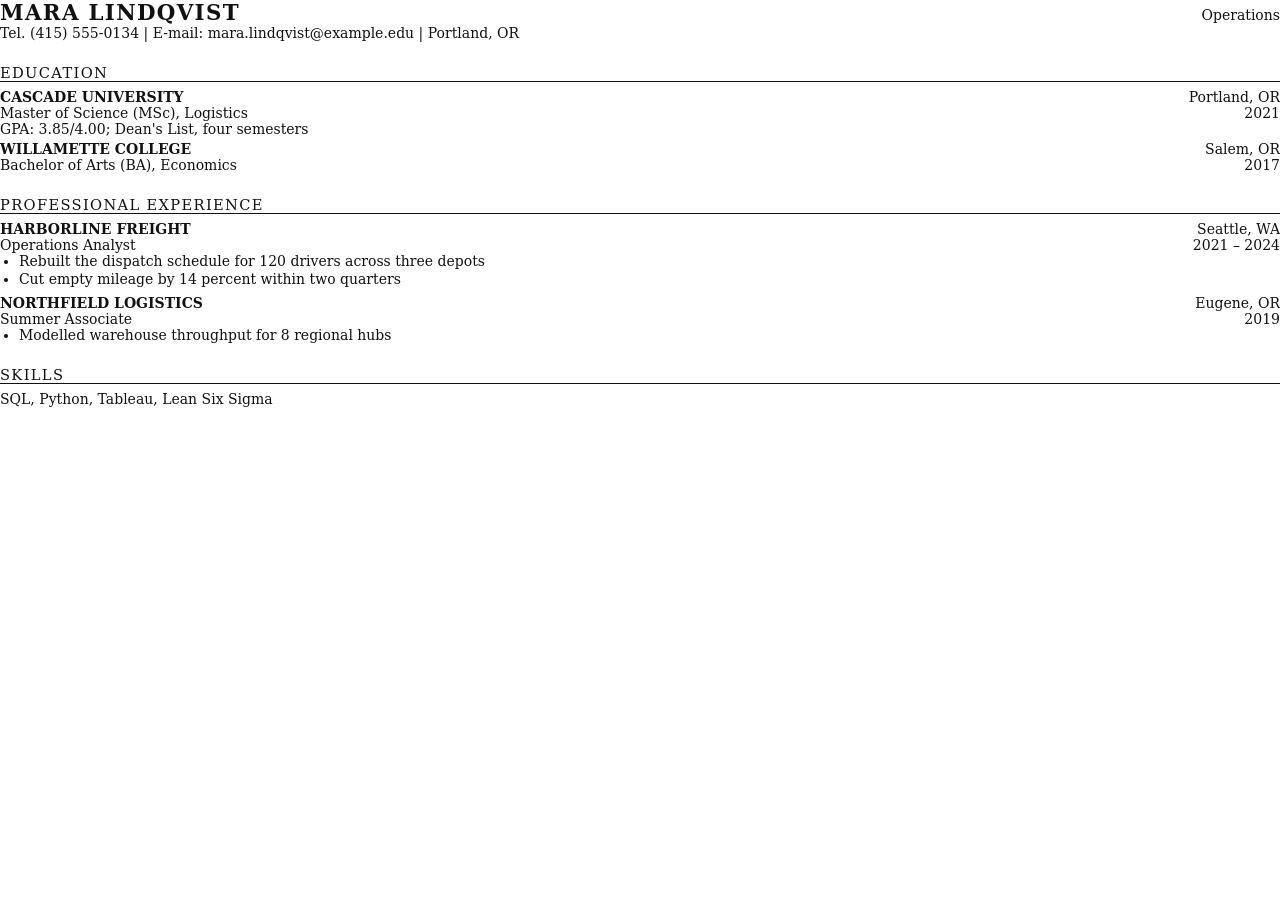
<file: tests/fixtures/us-spalten-quelle.html>
<!DOCTYPE html><html lang="en"><head><meta charset="utf-8"><style>
@page { size: A4; margin: 18mm 20mm }
body { margin:0; font-family:"DejaVu Serif",Georgia,serif; font-size:10.5pt; color:#111 }
h1 { font-size:16pt; margin:0; letter-spacing:1pt }
.row { display:flex; justify-content:space-between; align-items:baseline }
.section { font-size:11pt; letter-spacing:1pt; border-bottom:1px solid #111; margin:6mm 0 2mm; text-transform:uppercase }
.org { font-weight:700; text-transform:uppercase }
ul { margin:0 0 2mm 5mm; padding:0 } li { margin-bottom:0.6mm }
p { margin:0 0 1mm }
</style></head><body>
<!--  Der amerikanische Grundriss: Name und Fach in einer Zeile, darunter eine
      Kontaktzeile, und je Station zwei Zeilen – Arbeitgeber mit Ort rechts,
      Taetigkeit mit Jahr rechts. Dazu der uebliche Zahlensalat aus
      Telefonnummer und Notendurchschnitt, an dem sich der Import frueher
      verschluckt hat.  -->
<div class="row"><h1>MARA LINDQVIST</h1><span>Operations</span></div>
<p>Tel. (415) 555-0134 | E-mail: mara.lindqvist@example.edu | Portland, OR</p>

<div class="section">Education</div>
<div class="row"><span class="org">Cascade University</span><span>Portland, OR</span></div>
<div class="row"><span>Master of Science (MSc), Logistics</span><span>2021</span></div>
<p>GPA: 3.85/4.00; Dean's List, four semesters</p>
<div class="row"><span class="org">Willamette College</span><span>Salem, OR</span></div>
<div class="row"><span>Bachelor of Arts (BA), Economics</span><span>2017</span></div>

<div class="section">Professional Experience</div>
<div class="row"><span class="org">Harborline Freight</span><span>Seattle, WA</span></div>
<div class="row"><span>Operations Analyst</span><span>2021 – 2024</span></div>
<ul><li>Rebuilt the dispatch schedule for 120 drivers across three depots</li>
<li>Cut empty mileage by 14 percent within two quarters</li></ul>
<div class="row"><span class="org">Northfield Logistics</span><span>Eugene, OR</span></div>
<div class="row"><span>Summer Associate</span><span>2019</span></div>
<ul><li>Modelled warehouse throughput for 8 regional hubs</li></ul>

<div class="section">Skills</div>
<p>SQL, Python, Tableau, Lean Six Sigma</p>
</body></html>
</file>
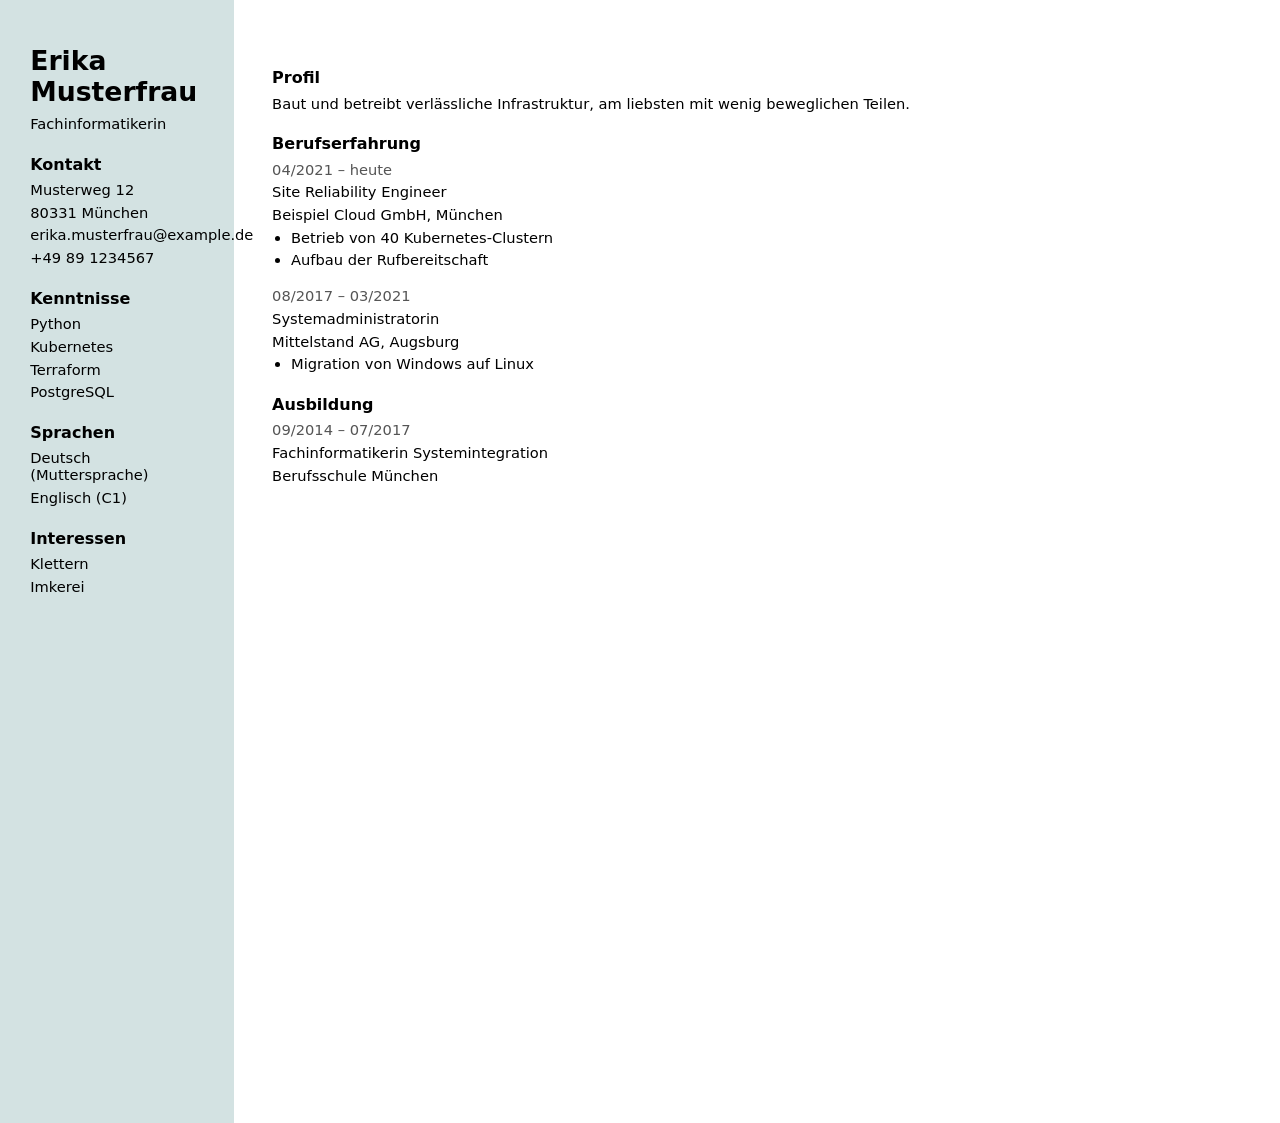
<file: tests/fixtures/zweispaltig-quelle.html>
<!doctype html><meta charset="utf-8"><style>
@page { size: A4; margin: 0 }
body { margin:0; font-family: "DejaVu Sans", sans-serif; font-size: 11pt; display:flex; min-height:297mm }
.side { width: 62mm; background:#d3e2e2; padding: 12mm 8mm; box-sizing:border-box }
.main { flex:1; padding: 12mm 10mm; box-sizing:border-box }
h1 { font-size: 20pt; margin:0 0 2mm } h2 { font-size: 12pt; margin: 6mm 0 2mm }
p, li { margin: 0 0 1.5mm } ul { padding-left: 5mm; margin:0 0 3mm }
.ev { margin-bottom: 5mm } .date { color:#555 }
</style>
<div class="side">
  <h1>Erika Musterfrau</h1>
  <p>Fachinformatikerin</p>
  <h2>Kontakt</h2>
  <p>Musterweg 12</p><p>80331 München</p>
  <p>erika.musterfrau@example.de</p><p>+49 89 1234567</p>
  <h2>Kenntnisse</h2>
  <p>Python</p><p>Kubernetes</p><p>Terraform</p><p>PostgreSQL</p>
  <h2>Sprachen</h2>
  <p>Deutsch (Muttersprache)</p><p>Englisch (C1)</p>
  <h2>Interessen</h2><p>Klettern</p><p>Imkerei</p>
</div>
<div class="main">
  <h2>Profil</h2>
  <p>Baut und betreibt verlässliche Infrastruktur, am liebsten mit wenig beweglichen Teilen.</p>
  <h2>Berufserfahrung</h2>
  <div class="ev"><p class="date">04/2021 – heute</p><p>Site Reliability Engineer</p>
    <p>Beispiel Cloud GmbH, München</p>
    <ul><li>Betrieb von 40 Kubernetes-Clustern</li><li>Aufbau der Rufbereitschaft</li></ul></div>
  <div class="ev"><p class="date">08/2017 – 03/2021</p><p>Systemadministratorin</p>
    <p>Mittelstand AG, Augsburg</p>
    <ul><li>Migration von Windows auf Linux</li></ul></div>
  <h2>Ausbildung</h2>
  <div class="ev"><p class="date">09/2014 – 07/2017</p><p>Fachinformatikerin Systemintegration</p>
    <p>Berufsschule München</p></div>
</div>
</file>
<file: fonts/fonts.css>
/*  fonts.css – erzeugt von tools/fetch-fonts.py, nicht von Hand pflegen.
 *
 *  Alle Schriften liegen lokal im Ordner fonts/. RickCV laedt damit
 *  nichts von Google nach: keine IP-Adresse der Besucher geht dorthin,
 *  und der Baukasten funktioniert auch ohne Netz.
 *
 *  Lizenzen siehe licenses/README.md.
 */
/* Open Sans 400 latin */
@font-face {
  font-family: 'Open Sans';
  font-style: normal;
  font-weight: 400;
  font-display: swap;
  src: url('open-sans-400-latin.woff2') format('woff2');
  unicode-range: U+0000-00FF, U+0131, U+0152-0153, U+02BB-02BC, U+02C6, U+02DA, U+02DC, U+0304, U+0308, U+0329, U+2000-206F, U+20AC, U+2122, U+2191, U+2193, U+2212, U+2215, U+FEFF, U+FFFD;
}

/* Open Sans 400 latin-ext */
@font-face {
  font-family: 'Open Sans';
  font-style: normal;
  font-weight: 400;
  font-display: swap;
  src: url('open-sans-400-latin-ext.woff2') format('woff2');
  unicode-range: U+0100-02BA, U+02BD-02C5, U+02C7-02CC, U+02CE-02D7, U+02DD-02FF, U+0304, U+0308, U+0329, U+1D00-1DBF, U+1E00-1E9F, U+1EF2-1EFF, U+2020, U+20A0-20AB, U+20AD-20C0, U+2113, U+2C60-2C7F, U+A720-A7FF;
}

/* Open Sans 700 latin */
@font-face {
  font-family: 'Open Sans';
  font-style: normal;
  font-weight: 700;
  font-display: swap;
  src: url('open-sans-700-latin.woff2') format('woff2');
  unicode-range: U+0000-00FF, U+0131, U+0152-0153, U+02BB-02BC, U+02C6, U+02DA, U+02DC, U+0304, U+0308, U+0329, U+2000-206F, U+20AC, U+2122, U+2191, U+2193, U+2212, U+2215, U+FEFF, U+FFFD;
}

/* Open Sans 700 latin-ext */
@font-face {
  font-family: 'Open Sans';
  font-style: normal;
  font-weight: 700;
  font-display: swap;
  src: url('open-sans-700-latin-ext.woff2') format('woff2');
  unicode-range: U+0100-02BA, U+02BD-02C5, U+02C7-02CC, U+02CE-02D7, U+02DD-02FF, U+0304, U+0308, U+0329, U+1D00-1DBF, U+1E00-1E9F, U+1EF2-1EFF, U+2020, U+20A0-20AB, U+20AD-20C0, U+2113, U+2C60-2C7F, U+A720-A7FF;
}

/* Roboto 400 latin */
@font-face {
  font-family: 'Roboto';
  font-style: normal;
  font-weight: 400;
  font-display: swap;
  src: url('roboto-400-latin.woff2') format('woff2');
  unicode-range: U+0000-00FF, U+0131, U+0152-0153, U+02BB-02BC, U+02C6, U+02DA, U+02DC, U+0304, U+0308, U+0329, U+2000-206F, U+20AC, U+2122, U+2191, U+2193, U+2212, U+2215, U+FEFF, U+FFFD;
}

/* Roboto 400 latin-ext */
@font-face {
  font-family: 'Roboto';
  font-style: normal;
  font-weight: 400;
  font-display: swap;
  src: url('roboto-400-latin-ext.woff2') format('woff2');
  unicode-range: U+0100-02BA, U+02BD-02C5, U+02C7-02CC, U+02CE-02D7, U+02DD-02FF, U+0304, U+0308, U+0329, U+1D00-1DBF, U+1E00-1E9F, U+1EF2-1EFF, U+2020, U+20A0-20AB, U+20AD-20C0, U+2113, U+2C60-2C7F, U+A720-A7FF;
}

/* Roboto 700 latin */
@font-face {
  font-family: 'Roboto';
  font-style: normal;
  font-weight: 700;
  font-display: swap;
  src: url('roboto-700-latin.woff2') format('woff2');
  unicode-range: U+0000-00FF, U+0131, U+0152-0153, U+02BB-02BC, U+02C6, U+02DA, U+02DC, U+0304, U+0308, U+0329, U+2000-206F, U+20AC, U+2122, U+2191, U+2193, U+2212, U+2215, U+FEFF, U+FFFD;
}

/* Roboto 700 latin-ext */
@font-face {
  font-family: 'Roboto';
  font-style: normal;
  font-weight: 700;
  font-display: swap;
  src: url('roboto-700-latin-ext.woff2') format('woff2');
  unicode-range: U+0100-02BA, U+02BD-02C5, U+02C7-02CC, U+02CE-02D7, U+02DD-02FF, U+0304, U+0308, U+0329, U+1D00-1DBF, U+1E00-1E9F, U+1EF2-1EFF, U+2020, U+20A0-20AB, U+20AD-20C0, U+2113, U+2C60-2C7F, U+A720-A7FF;
}

/* Lato 400 latin */
@font-face {
  font-family: 'Lato';
  font-style: normal;
  font-weight: 400;
  font-display: swap;
  src: url('lato-400-latin.woff2') format('woff2');
  unicode-range: U+0000-00FF, U+0131, U+0152-0153, U+02BB-02BC, U+02C6, U+02DA, U+02DC, U+0304, U+0308, U+0329, U+2000-206F, U+20AC, U+2122, U+2191, U+2193, U+2212, U+2215, U+FEFF, U+FFFD;
}

/* Lato 400 latin-ext */
@font-face {
  font-family: 'Lato';
  font-style: normal;
  font-weight: 400;
  font-display: swap;
  src: url('lato-400-latin-ext.woff2') format('woff2');
  unicode-range: U+0100-02BA, U+02BD-02C5, U+02C7-02CC, U+02CE-02D7, U+02DD-02FF, U+0304, U+0308, U+0329, U+1D00-1DBF, U+1E00-1E9F, U+1EF2-1EFF, U+2020, U+20A0-20AB, U+20AD-20C0, U+2113, U+2C60-2C7F, U+A720-A7FF;
}

/* Lato 700 latin */
@font-face {
  font-family: 'Lato';
  font-style: normal;
  font-weight: 700;
  font-display: swap;
  src: url('lato-700-latin.woff2') format('woff2');
  unicode-range: U+0000-00FF, U+0131, U+0152-0153, U+02BB-02BC, U+02C6, U+02DA, U+02DC, U+0304, U+0308, U+0329, U+2000-206F, U+20AC, U+2122, U+2191, U+2193, U+2212, U+2215, U+FEFF, U+FFFD;
}

/* Lato 700 latin-ext */
@font-face {
  font-family: 'Lato';
  font-style: normal;
  font-weight: 700;
  font-display: swap;
  src: url('lato-700-latin-ext.woff2') format('woff2');
  unicode-range: U+0100-02BA, U+02BD-02C5, U+02C7-02CC, U+02CE-02D7, U+02DD-02FF, U+0304, U+0308, U+0329, U+1D00-1DBF, U+1E00-1E9F, U+1EF2-1EFF, U+2020, U+20A0-20AB, U+20AD-20C0, U+2113, U+2C60-2C7F, U+A720-A7FF;
}

/* Inter 400 latin */
@font-face {
  font-family: 'Inter';
  font-style: normal;
  font-weight: 400;
  font-display: swap;
  src: url('inter-400-latin.woff2') format('woff2');
  unicode-range: U+0000-00FF, U+0131, U+0152-0153, U+02BB-02BC, U+02C6, U+02DA, U+02DC, U+0304, U+0308, U+0329, U+2000-206F, U+20AC, U+2122, U+2191, U+2193, U+2212, U+2215, U+FEFF, U+FFFD;
}

/* Inter 400 latin-ext */
@font-face {
  font-family: 'Inter';
  font-style: normal;
  font-weight: 400;
  font-display: swap;
  src: url('inter-400-latin-ext.woff2') format('woff2');
  unicode-range: U+0100-02BA, U+02BD-02C5, U+02C7-02CC, U+02CE-02D7, U+02DD-02FF, U+0304, U+0308, U+0329, U+1D00-1DBF, U+1E00-1E9F, U+1EF2-1EFF, U+2020, U+20A0-20AB, U+20AD-20C0, U+2113, U+2C60-2C7F, U+A720-A7FF;
}

/* Inter 700 latin */
@font-face {
  font-family: 'Inter';
  font-style: normal;
  font-weight: 700;
  font-display: swap;
  src: url('inter-700-latin.woff2') format('woff2');
  unicode-range: U+0000-00FF, U+0131, U+0152-0153, U+02BB-02BC, U+02C6, U+02DA, U+02DC, U+0304, U+0308, U+0329, U+2000-206F, U+20AC, U+2122, U+2191, U+2193, U+2212, U+2215, U+FEFF, U+FFFD;
}

/* Inter 700 latin-ext */
@font-face {
  font-family: 'Inter';
  font-style: normal;
  font-weight: 700;
  font-display: swap;
  src: url('inter-700-latin-ext.woff2') format('woff2');
  unicode-range: U+0100-02BA, U+02BD-02C5, U+02C7-02CC, U+02CE-02D7, U+02DD-02FF, U+0304, U+0308, U+0329, U+1D00-1DBF, U+1E00-1E9F, U+1EF2-1EFF, U+2020, U+20A0-20AB, U+20AD-20C0, U+2113, U+2C60-2C7F, U+A720-A7FF;
}

/* Ubuntu 400 latin */
@font-face {
  font-family: 'Ubuntu';
  font-style: normal;
  font-weight: 400;
  font-display: swap;
  src: url('ubuntu-400-latin.woff2') format('woff2');
  unicode-range: U+0000-00FF, U+0131, U+0152-0153, U+02BB-02BC, U+02C6, U+02DA, U+02DC, U+0304, U+0308, U+0329, U+2000-206F, U+20AC, U+2122, U+2191, U+2193, U+2212, U+2215, U+FEFF, U+FFFD;
}

/* Ubuntu 400 latin-ext */
@font-face {
  font-family: 'Ubuntu';
  font-style: normal;
  font-weight: 400;
  font-display: swap;
  src: url('ubuntu-400-latin-ext.woff2') format('woff2');
  unicode-range: U+0100-02BA, U+02BD-02C5, U+02C7-02CC, U+02CE-02D7, U+02DD-02FF, U+0304, U+0308, U+0329, U+1D00-1DBF, U+1E00-1E9F, U+1EF2-1EFF, U+2020, U+20A0-20AB, U+20AD-20C0, U+2113, U+2C60-2C7F, U+A720-A7FF;
}

/* Ubuntu 700 latin */
@font-face {
  font-family: 'Ubuntu';
  font-style: normal;
  font-weight: 700;
  font-display: swap;
  src: url('ubuntu-700-latin.woff2') format('woff2');
  unicode-range: U+0000-00FF, U+0131, U+0152-0153, U+02BB-02BC, U+02C6, U+02DA, U+02DC, U+0304, U+0308, U+0329, U+2000-206F, U+20AC, U+2122, U+2191, U+2193, U+2212, U+2215, U+FEFF, U+FFFD;
}

/* Ubuntu 700 latin-ext */
@font-face {
  font-family: 'Ubuntu';
  font-style: normal;
  font-weight: 700;
  font-display: swap;
  src: url('ubuntu-700-latin-ext.woff2') format('woff2');
  unicode-range: U+0100-02BA, U+02BD-02C5, U+02C7-02CC, U+02CE-02D7, U+02DD-02FF, U+0304, U+0308, U+0329, U+1D00-1DBF, U+1E00-1E9F, U+1EF2-1EFF, U+2020, U+20A0-20AB, U+20AD-20C0, U+2113, U+2C60-2C7F, U+A720-A7FF;
}

/* Source Sans 3 400 latin */
@font-face {
  font-family: 'Source Sans 3';
  font-style: normal;
  font-weight: 400;
  font-display: swap;
  src: url('source-sans-3-400-latin.woff2') format('woff2');
  unicode-range: U+0000-00FF, U+0131, U+0152-0153, U+02BB-02BC, U+02C6, U+02DA, U+02DC, U+0304, U+0308, U+0329, U+2000-206F, U+20AC, U+2122, U+2191, U+2193, U+2212, U+2215, U+FEFF, U+FFFD;
}

/* Source Sans 3 400 latin-ext */
@font-face {
  font-family: 'Source Sans 3';
  font-style: normal;
  font-weight: 400;
  font-display: swap;
  src: url('source-sans-3-400-latin-ext.woff2') format('woff2');
  unicode-range: U+0100-02BA, U+02BD-02C5, U+02C7-02CC, U+02CE-02D7, U+02DD-02FF, U+0304, U+0308, U+0329, U+1D00-1DBF, U+1E00-1E9F, U+1EF2-1EFF, U+2020, U+20A0-20AB, U+20AD-20C0, U+2113, U+2C60-2C7F, U+A720-A7FF;
}

/* Source Sans 3 700 latin */
@font-face {
  font-family: 'Source Sans 3';
  font-style: normal;
  font-weight: 700;
  font-display: swap;
  src: url('source-sans-3-700-latin.woff2') format('woff2');
  unicode-range: U+0000-00FF, U+0131, U+0152-0153, U+02BB-02BC, U+02C6, U+02DA, U+02DC, U+0304, U+0308, U+0329, U+2000-206F, U+20AC, U+2122, U+2191, U+2193, U+2212, U+2215, U+FEFF, U+FFFD;
}

/* Source Sans 3 700 latin-ext */
@font-face {
  font-family: 'Source Sans 3';
  font-style: normal;
  font-weight: 700;
  font-display: swap;
  src: url('source-sans-3-700-latin-ext.woff2') format('woff2');
  unicode-range: U+0100-02BA, U+02BD-02C5, U+02C7-02CC, U+02CE-02D7, U+02DD-02FF, U+0304, U+0308, U+0329, U+1D00-1DBF, U+1E00-1E9F, U+1EF2-1EFF, U+2020, U+20A0-20AB, U+20AD-20C0, U+2113, U+2C60-2C7F, U+A720-A7FF;
}

/* IBM Plex Sans 400 latin */
@font-face {
  font-family: 'IBM Plex Sans';
  font-style: normal;
  font-weight: 400;
  font-display: swap;
  src: url('ibm-plex-sans-400-latin.woff2') format('woff2');
  unicode-range: U+0000-00FF, U+0131, U+0152-0153, U+02BB-02BC, U+02C6, U+02DA, U+02DC, U+0304, U+0308, U+0329, U+2000-206F, U+20AC, U+2122, U+2191, U+2193, U+2212, U+2215, U+FEFF, U+FFFD;
}

/* IBM Plex Sans 400 latin-ext */
@font-face {
  font-family: 'IBM Plex Sans';
  font-style: normal;
  font-weight: 400;
  font-display: swap;
  src: url('ibm-plex-sans-400-latin-ext.woff2') format('woff2');
  unicode-range: U+0100-02BA, U+02BD-02C5, U+02C7-02CC, U+02CE-02D7, U+02DD-02FF, U+0304, U+0308, U+0329, U+1D00-1DBF, U+1E00-1E9F, U+1EF2-1EFF, U+2020, U+20A0-20AB, U+20AD-20C0, U+2113, U+2C60-2C7F, U+A720-A7FF;
}

/* IBM Plex Sans 700 latin */
@font-face {
  font-family: 'IBM Plex Sans';
  font-style: normal;
  font-weight: 700;
  font-display: swap;
  src: url('ibm-plex-sans-700-latin.woff2') format('woff2');
  unicode-range: U+0000-00FF, U+0131, U+0152-0153, U+02BB-02BC, U+02C6, U+02DA, U+02DC, U+0304, U+0308, U+0329, U+2000-206F, U+20AC, U+2122, U+2191, U+2193, U+2212, U+2215, U+FEFF, U+FFFD;
}

/* IBM Plex Sans 700 latin-ext */
@font-face {
  font-family: 'IBM Plex Sans';
  font-style: normal;
  font-weight: 700;
  font-display: swap;
  src: url('ibm-plex-sans-700-latin-ext.woff2') format('woff2');
  unicode-range: U+0100-02BA, U+02BD-02C5, U+02C7-02CC, U+02CE-02D7, U+02DD-02FF, U+0304, U+0308, U+0329, U+1D00-1DBF, U+1E00-1E9F, U+1EF2-1EFF, U+2020, U+20A0-20AB, U+20AD-20C0, U+2113, U+2C60-2C7F, U+A720-A7FF;
}

/* Merriweather 400 latin */
@font-face {
  font-family: 'Merriweather';
  font-style: normal;
  font-weight: 400;
  font-display: swap;
  src: url('merriweather-400-latin.woff2') format('woff2');
  unicode-range: U+0000-00FF, U+0131, U+0152-0153, U+02BB-02BC, U+02C6, U+02DA, U+02DC, U+0304, U+0308, U+0329, U+2000-206F, U+20AC, U+2122, U+2191, U+2193, U+2212, U+2215, U+FEFF, U+FFFD;
}

/* Merriweather 400 latin-ext */
@font-face {
  font-family: 'Merriweather';
  font-style: normal;
  font-weight: 400;
  font-display: swap;
  src: url('merriweather-400-latin-ext.woff2') format('woff2');
  unicode-range: U+0100-02BA, U+02BD-02C5, U+02C7-02CC, U+02CE-02D7, U+02DD-02FF, U+0304, U+0308, U+0329, U+1D00-1DBF, U+1E00-1E9F, U+1EF2-1EFF, U+2020, U+20A0-20AB, U+20AD-20C0, U+2113, U+2C60-2C7F, U+A720-A7FF;
}

/* Merriweather 700 latin */
@font-face {
  font-family: 'Merriweather';
  font-style: normal;
  font-weight: 700;
  font-display: swap;
  src: url('merriweather-700-latin.woff2') format('woff2');
  unicode-range: U+0000-00FF, U+0131, U+0152-0153, U+02BB-02BC, U+02C6, U+02DA, U+02DC, U+0304, U+0308, U+0329, U+2000-206F, U+20AC, U+2122, U+2191, U+2193, U+2212, U+2215, U+FEFF, U+FFFD;
}

/* Merriweather 700 latin-ext */
@font-face {
  font-family: 'Merriweather';
  font-style: normal;
  font-weight: 700;
  font-display: swap;
  src: url('merriweather-700-latin-ext.woff2') format('woff2');
  unicode-range: U+0100-02BA, U+02BD-02C5, U+02C7-02CC, U+02CE-02D7, U+02DD-02FF, U+0304, U+0308, U+0329, U+1D00-1DBF, U+1E00-1E9F, U+1EF2-1EFF, U+2020, U+20A0-20AB, U+20AD-20C0, U+2113, U+2C60-2C7F, U+A720-A7FF;
}

/* EB Garamond 400 latin */
@font-face {
  font-family: 'EB Garamond';
  font-style: normal;
  font-weight: 400;
  font-display: swap;
  src: url('eb-garamond-400-latin.woff2') format('woff2');
  unicode-range: U+0000-00FF, U+0131, U+0152-0153, U+02BB-02BC, U+02C6, U+02DA, U+02DC, U+0304, U+0308, U+0329, U+2000-206F, U+20AC, U+2122, U+2191, U+2193, U+2212, U+2215, U+FEFF, U+FFFD;
}

/* EB Garamond 400 latin-ext */
@font-face {
  font-family: 'EB Garamond';
  font-style: normal;
  font-weight: 400;
  font-display: swap;
  src: url('eb-garamond-400-latin-ext.woff2') format('woff2');
  unicode-range: U+0100-02BA, U+02BD-02C5, U+02C7-02CC, U+02CE-02D7, U+02DD-02FF, U+0304, U+0308, U+0329, U+1D00-1DBF, U+1E00-1E9F, U+1EF2-1EFF, U+2020, U+20A0-20AB, U+20AD-20C0, U+2113, U+2C60-2C7F, U+A720-A7FF;
}

/* EB Garamond 700 latin */
@font-face {
  font-family: 'EB Garamond';
  font-style: normal;
  font-weight: 700;
  font-display: swap;
  src: url('eb-garamond-700-latin.woff2') format('woff2');
  unicode-range: U+0000-00FF, U+0131, U+0152-0153, U+02BB-02BC, U+02C6, U+02DA, U+02DC, U+0304, U+0308, U+0329, U+2000-206F, U+20AC, U+2122, U+2191, U+2193, U+2212, U+2215, U+FEFF, U+FFFD;
}

/* EB Garamond 700 latin-ext */
@font-face {
  font-family: 'EB Garamond';
  font-style: normal;
  font-weight: 700;
  font-display: swap;
  src: url('eb-garamond-700-latin-ext.woff2') format('woff2');
  unicode-range: U+0100-02BA, U+02BD-02C5, U+02C7-02CC, U+02CE-02D7, U+02DD-02FF, U+0304, U+0308, U+0329, U+1D00-1DBF, U+1E00-1E9F, U+1EF2-1EFF, U+2020, U+20A0-20AB, U+20AD-20C0, U+2113, U+2C60-2C7F, U+A720-A7FF;
}

/* 77 kuratierte Symbole */
@font-face {
  font-family: 'Material Symbols Outlined';
  font-style: normal;
  font-weight: 100 700;
  font-display: block;
  src: url('material-symbols-outlined.woff2') format('woff2');
}

.material-symbols-outlined {
  font-family: 'Material Symbols Outlined';
  font-weight: normal;
  font-style: normal;
  line-height: 1;
  letter-spacing: normal;
  text-transform: none;
  display: inline-block;
  white-space: nowrap;
  word-wrap: normal;
  direction: ltr;
  -webkit-font-feature-settings: 'liga';
  -webkit-font-smoothing: antialiased;
}
</file>
<file: builder.css>
/*  builder.css – Oberflaeche des RickCV-Editors.
 *  Bewusst getrennt von styles.css: das Dokument liegt in einem iframe und
 *  teilt sich keine Stile mit dem Editor.
 */

/*  Hell und Dunkel stehen als Paar in einer Zeile: `light-dark()` waehlt
    anhand von `color-scheme` aus. Das erspart eine zweite Token-Liste und
    faerbt nebenbei die Bedienelemente des Browsers mit — Auswahlfelder,
    Bildlaufleisten, Textcursor. Genau das fehlte der frueheren Loesung ueber
    `prefers-color-scheme`.

    Drei Zustaende, gesteuert ueber data-theme am <html>:
      (kein Attribut)      – dem Betriebssystem folgen
      data-theme="light"   – ausdruecklich hell
      data-theme="dark"    – ausdruecklich dunkel                            */

:root {
  color-scheme: light dark;

  /*  Jede Farbe steht zweimal: zuerst der helle Wert allein, dann das Paar.
      Ein Browser ohne `light-dark()` verwirft die zweite Zeile als ungueltig
      und behaelt die erste – dann ist der Editor hell statt unbrauchbar. */

  --ui-bg: #f2f4f6;
  --ui-bg: light-dark(#f2f4f6, #16191d);
  --ui-panel: #ffffff;
  --ui-panel: light-dark(#ffffff, #1e2227);
  --ui-panel-2: #f8f9fb;
  --ui-panel-2: light-dark(#f8f9fb, #23282e);
  --ui-line: #dfe3e8;
  --ui-line: light-dark(#dfe3e8, #333a42);
  --ui-text: #22262b;
  --ui-text: light-dark(#22262b, #e6e8ea);
  --ui-muted: #6b7280;
  --ui-muted: light-dark(#6b7280, #9aa3ad);
  --ui-accent: #286f6f;
  --ui-accent: light-dark(#286f6f, #4fa8a1);
  --ui-accent-soft: #e6f0ef;
  --ui-accent-soft: light-dark(#e6f0ef, #1f3230);
  --ui-danger: #b3403a;
  --ui-danger: light-dark(#b3403a, #e0736c);

  /*  light-dark() liefert nur Farben, keine ganzen Schatten – deshalb sind
      die beiden Ebenen des Schattens als Farben hinterlegt. */
  --ui-shadow-near: rgba(16, 24, 40, 0.06);
  --ui-shadow-near: light-dark(rgba(16, 24, 40, 0.06), rgba(0, 0, 0, 0.3));
  --ui-shadow-far: rgba(16, 24, 40, 0.1);
  --ui-shadow-far: light-dark(rgba(16, 24, 40, 0.1), rgba(0, 0, 0, 0.5));
  --ui-shadow: 0 1px 2px var(--ui-shadow-near), 0 1px 3px var(--ui-shadow-far);

  --ui-radius: 10px;
  --ui-header-h: 56px;
  --ui-sidebar-w: 420px;

  /*  Ab dieser Breite passt die Bedienung der Vorschau in die Kopfzeile;
      die eigene Leiste ueber der Vorschau entfaellt dann. Der Wert steht
      auch in builder.js – dort als Media Query. */
  --ui-wide: 1700px;
}

:root[data-theme="light"] {
  color-scheme: only light;
}

:root[data-theme="dark"] {
  color-scheme: only dark;
}

* {
  box-sizing: border-box;
}

html,
body {
  height: 100%;
  margin: 0;
}

body {
  font: 14px/1.5 system-ui, -apple-system, "Segoe UI", Roboto, sans-serif;
  color: var(--ui-text);
  background: var(--ui-bg);
  overflow: hidden;
}

button,
input,
select,
textarea {
  font: inherit;
  color: inherit;
}

/* ------------------------------------------------------------------ Kopfzeile */

/*  Wie bei .app-track zaehlt hier nur, dass es den Kasten nicht gibt:
    display:contents reicht Kopfzeile und Reiter an <body> durch, das Layout
    ist dasselbe wie ohne Huelle. Erst schmale Bildschirme machen daraus den
    Block, der beim Scrollen hinausfaehrt. */
.app-chrome {
  display: contents;
}

.app-header {
  height: var(--ui-header-h);
  display: flex;
  align-items: center;
  gap: 12px;
  padding: 0 16px;
  background: var(--ui-panel);
  border-bottom: 1px solid var(--ui-line);
  position: relative;
  z-index: 20;
}

.brand {
  display: flex;
  align-items: baseline;
  gap: 8px;
  font-weight: 700;
  letter-spacing: -0.02em;
  margin-right: 8px;
}

.brand small {
  font-weight: 400;
  color: var(--ui-muted);
  letter-spacing: 0;
}

/* .header-spacer {
  flex: 1;
} */

.header-actions {
  display: flex;
  gap: 8px;
  align-items: center;
  flex-wrap: wrap;
  margin-left: auto;
}

.btn {
  display: inline-flex;
  align-items: center;
  gap: 6px;
  padding: 7px 12px;
  border: 1px solid var(--ui-line);
  background: var(--ui-panel-2);
  border-radius: 8px;
  cursor: pointer;
  white-space: nowrap;
  transition: background 0.12s, border-color 0.12s;
}

.btn:hover {
  background: var(--ui-accent-soft);
  border-color: var(--ui-accent);
}

/*  Wer mit der Tastatur unterwegs ist, sieht, wo er ist – deutlich, und nur
    dann: ein Mausklick hinterlaesst keinen Rahmen. */
.btn:focus-visible,
.editor-tab:focus-visible,
.section > summary:focus-visible,
.sub-block > summary:focus-visible,
.list-item-toggle:focus-visible,
.icon-button:focus-visible,
.swatch:focus-visible,
.theme-card:focus-visible,
.resizer:focus-visible {
  outline: 2px solid var(--ui-accent);
  outline-offset: 2px;
}

/*  Rueckgaengig und Wiederholen gehoeren zusammen und stehen als ein
    Paar da. */
.btn-pair {
  display: inline-flex;
}

.btn-pair .btn:first-child {
  border-radius: 8px 0 0 8px;
}

.btn-pair .btn:last-child {
  border-radius: 0 8px 8px 0;
  margin-left: -1px;
}

.header-actions .btn-icon {
  padding: 7px 9px;
}

.btn-primary {
  background: var(--ui-accent);
  border-color: var(--ui-accent);
  color: #fff;
  font-weight: 600;
}

.btn-primary:hover {
  filter: brightness(1.08);
  background: var(--ui-accent);
  color: #fff;
}

/*  Sprache und Erscheinungsbild stehen vor den Dateiaktionen und sind durch
    einen Strich von ihnen getrennt: sie aendern die Umgebung, nicht das
    Dokument. */

.header-select {
  padding: 6px 8px;
  border: 1px solid var(--ui-line);
  background: var(--ui-panel-2);
  border-radius: 8px;
  cursor: pointer;
}

.header-select:hover {
  border-color: var(--ui-accent);
}

.header-divider {
  width: 1px;
  align-self: stretch;
  margin: 10px 2px;
  background: var(--ui-line);
}

.btn-theme {
  padding: 5px 7px;
}

.btn-theme .material-symbols-outlined {
  font-size: 19px;
  font-variation-settings: "FILL" 0, "wght" 400, "GRAD" 0, "opsz" 20;
  line-height: 1;
}

.btn-small {
  padding: 3px 8px;
  font-size: 12px;
  border-radius: 6px;
}

/*  Symbole in den Schaltflaechen der Kopfzeile und im kleinen Menue: sie
    laufen mit der Schrift mit und nehmen deren Farbe an.  */
.btn .rc-icon,
.menu-glyph .rc-icon {
  width: 16px;
  height: 16px;
  flex-shrink: 0;
}

.btn-glyph {
  display: inline-flex;
  align-items: center;
}

.btn:disabled {
  opacity: 0.4;
  cursor: default;
}

.btn:disabled:hover {
  background: var(--ui-panel-2);
  border-color: var(--ui-line);
}

.btn-icon {
  padding: 3px 7px;
  font-size: 13px;
  line-height: 1.2;
  min-width: 28px;
  justify-content: center;
}

.btn-danger:hover {
  border-color: var(--ui-danger);
  color: var(--ui-danger);
  background: transparent;
}

/* -------------------------------------------------------------------- Layout */

.app-main {
  display: flex;
  height: calc(100% - var(--ui-header-h));
  align-items: stretch;
}

/*  Hier zaehlt nur, dass es sie nicht gibt: display:contents reicht die
    Kinder an .app-main durch, das Layout ist dasselbe wie ohne Schiene.
    Erst schmale Bildschirme machen daraus einen eigenen Kasten. */
.app-track {
  display: contents;
}

/*  Die Spalte scrollt, nicht das Formular: so laeuft die Fusszeile am Ende
    des Formulars mit und belegt keinen festen Streifen am Bildschirmrand. */
.editor-pane {
  width: var(--ui-sidebar-w);
  min-width: 300px;
  max-width: 70vw;
  flex-shrink: 0;
  display: flex;
  flex-direction: column;
  overflow-y: auto;
  overscroll-behavior: contain;
  background: var(--ui-panel);
  border-right: 1px solid var(--ui-line);
}

.editor {
  flex: 1 0 auto;
  /*  Platz, damit sich auch der letzte Abschnitt nach oben scrollen laesst. */
  padding-bottom: 30vh;
}

/*  Startkarte beim ersten Besuch: sagt, dass rechts ein Beispiel steht, und
    bietet die drei Wege an, anzufangen. */
.welcome {
  position: relative;
  flex-shrink: 0;
  margin: 12px 12px 4px;
  padding: 14px 16px 16px;
  border: 1px solid var(--ui-line);
  border: 1px solid var(--ui-accent);
  border-radius: var(--ui-radius);
  background: var(--ui-accent-soft);
}

.welcome-title {
  margin: 0 28px 6px 0;
  font-size: 16px;
}

.welcome-text {
  margin: 0 0 12px;
  font-size: 13px;
  line-height: 1.5;
}

.welcome-actions {
  display: flex;
  flex-wrap: wrap;
  gap: 8px;
}

.welcome-close {
  position: absolute;
  top: 8px;
  right: 8px;
}

.resizer {
  width: 6px;
  cursor: col-resize;
  background: transparent;
  flex-shrink: 0;
  margin-left: -3px;
  z-index: 10;
}

.resizer:hover {
  background: var(--ui-accent-soft);
}

/* --------------------------------------------------------------------- Reiter */

/*  Vier Reiter ueber dem Formular. Sie bleiben oben stehen, wenn das
    Formular darunter rollt: man sieht immer, wo man ist. */
.editor-tabs {
  position: sticky;
  top: 0;
  z-index: 5;
  display: flex;
  gap: 2px;
  padding: 8px 12px;
  background: var(--ui-panel);
  border-bottom: 1px solid var(--ui-line);
}

/*  Symbol ueber der Beschriftung: so passen auch "Anschreiben" und
    "Einstellungen" in ein Viertel der Spalte, und die Reiter lassen sich
    schon am Symbol unterscheiden. */
/*  Fuenf Reiter: wer den laengeren Namen hat, bekommt mehr Breite
    ("Einstellungen" neben "Stelle"), statt dass beide abgeschnitten werden. */
.editor-tab {
  flex: 1 1 auto;
  min-width: 0;
  display: flex;
  flex-direction: column;
  align-items: center;
  gap: 3px;
  padding: 7px 3px 6px;
  border: 0;
  border-radius: 8px;
  background: transparent;
  color: var(--ui-muted);
  font-weight: 600;
  font-size: 12px;
  cursor: pointer;
  transition: background 0.12s, color 0.12s;
}

.editor-tab-icon {
  display: inline-flex;
}

.editor-tab-icon .rc-icon {
  width: 18px;
  height: 18px;
}

.editor-tab-label {
  max-width: 100%;
  white-space: nowrap;
  overflow: hidden;
  text-overflow: ellipsis;
}

.editor-tab:hover {
  background: var(--ui-panel-2);
  color: var(--ui-text);
}

.editor-tab[aria-selected="true"] {
  background: var(--ui-accent-soft);
  color: var(--ui-accent);
}

/* ------------------------------------------------------------------ Sektionen */

.section {
  border-bottom: 1px solid var(--ui-line);
}

.section > summary {
  display: flex;
  align-items: center;
  gap: 10px;
  padding: 12px 16px;
  cursor: pointer;
  font-weight: 600;
  list-style: none;
  user-select: none;
}

.section > summary::-webkit-details-marker {
  display: none;
}

.section > summary:hover {
  background: var(--ui-panel-2);
}

/*  Ein Pfeil, der sich dreht: zu zeigt er nach rechts, auf nach unten.
    Vorher stand hier ein Punkt, der sich drehte – und gleich aussah. */
.section-chevron,
.list-item-chevron {
  display: inline-flex;
  color: var(--ui-muted);
  transition: transform 0.15s;
  flex-shrink: 0;
}

.section-chevron .rc-icon,
.list-item-chevron .rc-icon {
  width: 14px;
  height: 14px;
}

.section[open] > summary .section-chevron,
.list-item.is-open .list-item-chevron {
  transform: rotate(90deg);
}

.section-icon {
  display: inline-flex;
  color: var(--ui-accent);
  flex-shrink: 0;
}

.section-icon .rc-icon {
  width: 17px;
  height: 17px;
}

.section-title {
  min-width: 0;
}

/*  Ein Block, der gerade nicht im Dokument steht. */
.section.is-hidden .section-title,
.section.is-hidden .section-icon {
  opacity: 0.55;
}

.section-hidden {
  display: inline-flex;
  align-items: center;
  gap: 4px;
  margin-left: auto;
  font-size: 11.5px;
  font-weight: 500;
  color: var(--ui-muted);
}

.section-hidden[hidden] {
  display: none;
}

.section-hidden .rc-icon {
  width: 13px;
  height: 13px;
}

.section-hidden:not([hidden]) + .section-count {
  margin-left: 0;
}

.section-count {
  margin-left: auto;
  font-weight: 400;
  font-size: 12px;
  color: var(--ui-muted);
  background: var(--ui-panel-2);
  border: 1px solid var(--ui-line);
  border-radius: 20px;
  padding: 1px 8px;
}

/*  Ein Abschnitt ohne Auf und Zu: ein fester Kopf ueber den anderen. */
.section-plain > .section-body {
  padding: 14px 16px 4px;
  background: var(--ui-panel-2);
}

.section-plain .hint:last-child {
  margin-bottom: 10px;
}

.section-body {
  padding: 4px 16px 18px;
}

.hint {
  color: var(--ui-muted);
  font-size: 12px;
  margin: 0 0 12px;
}

/* ---------------------------------------------------------------- Formularfeld */

.field {
  margin-bottom: 12px;
}

.field > label {
  display: block;
  font-size: 12px;
  font-weight: 600;
  color: var(--ui-muted);
  margin-bottom: 4px;
}

.field input[type="text"],
.field input[type="number"],
.field input[type="url"],
.field input[type="email"],
.field input[type="tel"],
.field input[type="search"],
.field select,
.field textarea {
  width: 100%;
  padding: 7px 9px;
  border: 1px solid var(--ui-line);
  border-radius: 8px;
  background: var(--ui-panel-2);
}

.field textarea {
  resize: vertical;
  min-height: 64px;
  line-height: 1.45;
}

.field input:focus,
.field select:focus,
.field textarea:focus {
  outline: 2px solid var(--ui-accent);
  outline-offset: -1px;
  border-color: var(--ui-accent);
}

.field-row {
  display: flex;
  gap: 10px;
}

.field-row > .field {
  flex: 1;
  min-width: 0;
}

/* Schalter */
.field-toggle {
  display: flex;
  align-items: center;
  gap: 8px;
  margin-bottom: 12px;
}

.field-toggle input {
  width: 34px;
  height: 20px;
  appearance: none;
  background: var(--ui-line);
  border-radius: 20px;
  position: relative;
  cursor: pointer;
  flex-shrink: 0;
  transition: background 0.15s;
}

.field-toggle input::after {
  content: "";
  position: absolute;
  top: 2px;
  left: 2px;
  width: 16px;
  height: 16px;
  background: #fff;
  border-radius: 50%;
  transition: transform 0.15s;
}

.field-toggle input:checked {
  background: var(--ui-accent);
}

.field-toggle input:checked::after {
  transform: translateX(14px);
}

.field-toggle label {
  cursor: pointer;
  font-size: 13px;
}

/* Schieberegler */
.field-range .range-head {
  display: flex;
  justify-content: space-between;
  align-items: baseline;
}

.field-range output {
  font-size: 12px;
  color: var(--ui-muted);
  font-variant-numeric: tabular-nums;
}

.field-range input[type="range"] {
  width: 100%;
  accent-color: var(--ui-accent);
}

/* Farbwahl */
.color-input {
  display: flex;
  gap: 8px;
  align-items: center;
}

.color-input input[type="color"] {
  width: 38px;
  height: 34px;
  padding: 2px;
  border: 1px solid var(--ui-line);
  border-radius: 8px;
  background: var(--ui-panel-2);
  cursor: pointer;
  flex-shrink: 0;
}

.color-input input[type="text"] {
  flex: 1;
  font-family: ui-monospace, "SF Mono", Menlo, monospace;
  font-size: 12px;
}

.swatches {
  display: flex;
  gap: 6px;
  margin-top: 6px;
  flex-wrap: wrap;
}

/* Bildfeld: Stand, Hochladen, Entfernen */
.image-input {
  display: flex;
  gap: 8px;
  align-items: center;
  flex-wrap: wrap;
}

.image-status {
  flex: 1;
  min-width: 8em;
  font-size: 12px;
  color: var(--ui-muted);
}

.image-status-warn {
  color: var(--ui-danger);
}

.swatch {
  width: 22px;
  height: 22px;
  border-radius: 50%;
  border: 1px solid rgba(0, 0, 0, 0.15);
  cursor: pointer;
  padding: 0;
}

/* Icon-Feld */
.icon-input {
  display: flex;
  gap: 8px;
  align-items: center;
}

.icon-input .icon-preview {
  width: 34px;
  height: 34px;
  display: flex;
  align-items: center;
  justify-content: center;
  border: 1px solid var(--ui-line);
  border-radius: 8px;
  background: var(--ui-panel-2);
  color: var(--ui-accent);
  flex-shrink: 0;
  font-size: 20px;
}

/* -------------------------------------------------------------------- Listen */

.list-item {
  border: 1px solid var(--ui-line);
  border-radius: var(--ui-radius);
  margin-bottom: 8px;
  background: var(--ui-panel-2);
  overflow: hidden;
}

.list-item.is-open {
  border-color: color-mix(in oklab, var(--ui-accent), var(--ui-line) 60%);
}

.list-item-head {
  display: flex;
  align-items: center;
  gap: 4px;
  padding-right: 6px;
}

/*  Der ganze Kopf bis zu den Aktionen klappt auf – eine grosse Flaeche,
    nicht nur der Titel. */
.list-item-toggle {
  flex: 1;
  min-width: 0;
  display: flex;
  align-items: center;
  gap: 8px;
  padding: 9px 4px 9px 10px;
  border: 0;
  background: transparent;
  color: inherit;
  font: inherit;
  font-size: 13px;
  text-align: left;
  cursor: pointer;
  border-radius: var(--ui-radius);
}

.list-item-text {
  flex: 1;
  min-width: 0;
  display: flex;
  flex-direction: column;
  gap: 1px;
}

.list-item-title {
  overflow: hidden;
  text-overflow: ellipsis;
  white-space: nowrap;
  font-weight: 600;
}

.list-item-sub {
  overflow: hidden;
  text-overflow: ellipsis;
  white-space: nowrap;
  font-size: 11.5px;
  color: var(--ui-muted);
}

.list-item-sub:empty {
  display: none;
}

.list-item-badge {
  font-size: 11px;
  color: var(--ui-muted);
  font-weight: 400;
  white-space: nowrap;
}

.list-item-body {
  padding: 12px 10px 4px;
  border-top: 1px solid var(--ui-line);
  background: var(--ui-panel);
}

.list-item-body[hidden] {
  display: none;
}

.list-actions {
  display: flex;
  gap: 2px;
  flex-shrink: 0;
}

/*  Die Aktionen sind leise, bis man den Eintrag beruehrt – acht Eintraege
    mit je vier Knoepfen waeren sonst vor allem Knoepfe. Mit der Tastatur
    und auf Beruehrungsbildschirmen bleiben sie sichtbar. */
.list-actions .btn {
  border-color: transparent;
  background: transparent;
  color: var(--ui-muted);
  padding: 5px;
  min-width: 0;
}

.list-actions .btn .rc-icon {
  width: 15px;
  height: 15px;
}

.list-actions .btn:hover:not(:disabled) {
  background: var(--ui-panel);
  border-color: var(--ui-line);
  color: var(--ui-text);
}

.list-actions .btn-danger:hover:not(:disabled) {
  color: var(--ui-danger);
  border-color: var(--ui-danger);
}

.list-actions .btn:disabled {
  opacity: 0.25;
}

@media (hover: hover) {
  .list-item:not(:hover):not(:focus-within) .list-actions .btn {
    opacity: 0.35;
  }
}

.btn-add {
  gap: 4px;
}

.btn-add .rc-icon {
  width: 14px;
  height: 14px;
}

.add-row {
  display: flex;
  gap: 8px;
}

.empty-note {
  color: var(--ui-muted);
  font-size: 13px;
  font-style: italic;
  padding: 6px 0 10px;
}

/* --------------------------------------------------------------- Bildeditor */

.photo-editor {
  display: flex;
  gap: 12px;
  align-items: flex-start;
  margin-bottom: 12px;
}

.photo-stage {
  position: relative;
  width: 150px;
  flex-shrink: 0;
  border: 1px solid var(--ui-line);
  border-radius: 8px;
  overflow: hidden;
  background: repeating-conic-gradient(#e8e8e8 0% 25%, #f7f7f7 0% 50%) 50% / 16px 16px;
  cursor: grab;
  touch-action: none;
}

.photo-stage.dragging {
  cursor: grabbing;
}

.photo-stage.is-circle {
  border-radius: 50%;
}

.photo-stage img {
  width: 100%;
  height: 100%;
  display: block;
  object-fit: cover;
  pointer-events: none;
  user-select: none;
}

.photo-stage-empty {
  display: flex;
  align-items: center;
  justify-content: center;
  height: 100%;
  color: var(--ui-muted);
  font-size: 12px;
  text-align: center;
  padding: 8px;
}

.photo-controls {
  flex: 1;
  min-width: 0;
}

.drop-zone {
  border: 2px dashed var(--ui-line);
  border-radius: var(--ui-radius);
  padding: 14px;
  text-align: center;
  color: var(--ui-muted);
  font-size: 13px;
  cursor: pointer;
  margin-bottom: 12px;
  transition: border-color 0.12s, background 0.12s;
}

.drop-zone:hover,
.drop-zone.over {
  border-color: var(--ui-accent);
  background: var(--ui-accent-soft);
  color: var(--ui-text);
}

/*  Das Zeichen beim Ziehen einer Datei: es liegt ueber allem, faengt aber
    nichts ab – losgelassen wird auf dem, was darunter liegt.  */
.drop-hint {
  position: fixed;
  inset: 0;
  z-index: 200;
  display: flex;
  align-items: center;
  justify-content: center;
  padding: 24px;
  background: color-mix(in srgb, var(--ui-accent) 12%, transparent);
  opacity: 0;
  pointer-events: none;
  transition: opacity 0.12s;
}

body.dragging-file .drop-hint {
  opacity: 1;
}

.drop-hint-label {
  border: 2px dashed var(--ui-accent);
  border-radius: var(--ui-radius);
  background: var(--ui-panel);
  color: var(--ui-text);
  padding: 18px 26px;
  font-size: 15px;
  font-weight: 600;
  box-shadow: 0 12px 40px rgba(0, 0, 0, 0.18);
}

/* ------------------------------------------------------------------ Vorschau */

.preview {
  flex: 1;
  min-width: 0;
  display: flex;
  flex-direction: column;
  background: var(--ui-bg);
}

/*  Eine ruhige Werkzeugzeile ueber dem Blatt, so breit wie die Vorschau.
    Frueher war sie ein schmaler Kasten mit Hintergrund und Unterkante, der
    mittig unter der Kopfzeile hing – wie ein Reiter, der sich geloest hat. */
.preview-bar {
  display: flex;
  align-items: center;
  gap: 10px;
  padding: 8px 16px 0;
  font-size: 13px;
  color: var(--ui-muted);
}

.preview-bar select {
  padding: 3px 6px;
  border: 1px solid var(--ui-line);
  border-radius: 6px;
  background: var(--ui-panel);
  color: var(--ui-text);
}

/*  In der Kopfzeile ist die Leiste kein eigenes Band mehr, sondern eine
    Gruppe zwischen Marke und Schaltflaechen. */
.app-header .preview-bar.in-header {
  padding: 0;
  background: transparent;
  border-bottom: 0;
  gap: 8px;
  min-width: 0;
}

.app-header .preview-bar.in-header .status {
  margin-left: 0;
}

.preview-bar .status {
  color: var(--ui-muted);
  font-size: 12px;
  margin-left: auto;
  min-width: 70px;
}

.preview-scroll {
  flex: 1;
  overflow: auto;
  padding: 16px;
}

.preview-stage {
  transform-origin: top left;
  width: 820px;
  margin: 0 auto;
}

.preview-stage iframe {
  width: 820px;
  border: 0;
  display: block;
  background: #c4c4c4;
}

/* ------------------------------------------------------------------ Hinweise */

.toast {
  position: fixed;
  bottom: 20px;
  left: 50%;
  transform: translateX(-50%) translateY(80px);
  background: var(--ui-text);
  color: var(--ui-bg);
  padding: 10px 18px;
  border-radius: 999px;
  box-shadow: var(--ui-shadow);
  opacity: 0;
  /*  Unsichtbar heisst auch: nicht erreichbar. Mit opacity allein blieb
      der Knopf "Rueckgaengig" eines verblassten Hinweises per Tab
      anwaehlbar. visibility wechselt erst nach dem Ausblenden. */
  visibility: hidden;
  transition: opacity 0.2s, transform 0.2s, visibility 0s 0.2s;
  pointer-events: none;
  z-index: 100;
  font-size: 13px;
}

.toast.visible {
  opacity: 1;
  visibility: visible;
  transition: opacity 0.2s, transform 0.2s, visibility 0s;
  transform: translateX(-50%) translateY(0);
  /*  Mit einem Handgriff darin will der Hinweis angeklickt werden.  */
  pointer-events: auto;
}

.toast-action {
  margin-left: 12px;
  padding: 3px 10px;
  border: 1px solid currentColor;
  border-radius: 999px;
  background: transparent;
  color: inherit;
  font: inherit;
  font-weight: 600;
  cursor: pointer;
}

.toast-action:hover {
  background: var(--ui-bg);
  color: var(--ui-text);
}

/* --------------------------------------------------------- Schmale Bildschirme */

.mobile-tabs {
  display: none;
}

@media (max-width: 900px) {
  /*  Nur fuer den Augenblick vor der ersten Messung: measure() in builder.js
      ersetzt beide Werte, sobald das Dokument steht. Grosszuegig geschaetzt,
      weil ein Streifen Luft zuviel harmloser ist als Inhalt, der unter der
      Kopfzeile beginnt. */
  :root {
    --chrome-h: 210px;
    --bar-h: 40px;
  }

  body {
    overflow: auto;
  }

  /*  Auf dem Telefon passen sieben Schaltflaechen nicht in eine 56-px-Zeile:
      die Kopfzeile waechst mit und legt die Bedienung um. Ohne das lagen die
      Schaltflaechen frueher ueber dem Formular und der Baukasten war auf dem
      Telefon nicht bedienbar. */
  .app-header {
    height: auto;
    min-height: var(--ui-header-h);
    flex-wrap: wrap;
    align-items: center;
    padding: 8px 12px;
    row-gap: 8px;
  }

  .brand small {
    display: none;
  }

  .header-spacer {
    display: none;
  }

  .header-actions {
    width: 100%;
    flex-wrap: wrap;
    gap: 6px;
    margin-left: auto;
  }

  /*  Nur beschriftete Schaltflaechen fuellen die Zeile aus – der
      Umschalter fuer das Erscheinungsbild bleibt quadratisch. */
  .header-actions .btn:not(.btn-icon) {
    flex: 1 1 auto;
    justify-content: center;
  }

  .header-divider {
    display: none;
  }

  /*  Bearbeiten und Vorschau liegen nebeneinander auf einer doppelt so
      breiten Schiene; sichtbar ist immer genau eine Haelfte. Das kostet
      nichts, macht aber das Wischen moeglich: waehrend der Finger zieht,
      folgt die Schiene unmittelbar, und beim Loslassen rastet sie ein.
      Frueher wurde die andere Spalte schlicht ausgeblendet – da gibt es
      nichts zu animieren.

      Damit die Schiene eine Hoehe hat, wird der Bildschirm zur Spalte. Die
      Leisten liegen darueber (siehe .app-chrome weiter unten), also gehoert
      die ganze Hoehe der Schiene – und bleibt ihr auch, wenn die Leisten
      hinausfahren. dvh statt vh, weil die Adressleiste mobiler Browser
      mitwandert. */
  html,
  body {
    height: 100dvh;
    overflow: hidden;
  }

  body {
    display: flex;
    flex-direction: column;
  }

  /*  Kopfzeile, Reiter und Vorschauleiste nehmen zusammen rund ein Drittel
      des Telefonbildschirms ein. Sie weichen deshalb beim Abwaertsscrollen
      nach oben weg und kommen beim ersten Aufwaertsscrollen zurueck – wie
      man es von mobilen Anwendungen kennt.

      Entscheidend ist, WIE sie weichen: nicht aus dem Fluss heraus. Gaeben
      sie ihren Platz frei, waechst die scrollende Spalte um denselben
      Betrag, ihr groesster Scrollwert schrumpft, der Browser zieht scrollTop
      nach – und meldet das als Bildlauf. Diese Meldung ist von einer
      Handbewegung nicht zu unterscheiden; wir lasen sie als "aufwaerts" und
      blendeten die Leisten wieder ein, was die Spalte wieder schrumpfen
      liess. Ein Zug an der Leiste, der die Leiste selbst umlegt: genau das
      Flackern, das man beim zweiten Richtungswechsel sah, und der Grund,
      warum das erste Abwaertsscrollen noch sauber lief – oben am Anfang ist
      nichts abzuschneiden.

      Deshalb liegen die Leisten jetzt ueber den Spalten statt in ihnen. Die
      Spalten sind immer bildschirmhoch, ihre Hoehe aendert sich beim
      Verstecken nie, und das Verstecken ist eine reine Verschiebung ohne
      Umbruch – es kann keinen Bildlauf mehr ausloesen. Den Platz, den die
      Leisten verdecken, halten die Spalten oben als Polster frei; --chrome-h
      und --bar-h messen ihn in builder.js. */
  .app-chrome {
    display: block;
    position: fixed;
    top: 0;
    left: 0;
    right: 0;
    z-index: 30;
    transition: transform 200ms ease;
  }

  body.chrome-away .app-chrome {
    /*  -100% ist die eigene Hoehe: die Kopfzeile bricht je nach Breite
        unterschiedlich um, eine feste Zahl waere hier falsch. */
    transform: translateY(-100%);
  }

  /*  Der Rahmen bleibt genau bildschirmbreit und schneidet ab. Das ist
      nicht nur Kosmetik: ragt der Inhalt waagerecht hinaus, verbreitern
      mobile Browser den Layout-Viewport und die ganze Oberflaeche kommt zu
      breit heraus – dann liegt die zweite Spalte neben dem Bildschirm statt
      dahinter, und keine Geste der Welt holt sie hervor. */
  .app-main {
    flex: 1;
    min-height: 0;
    width: 100%;
    max-width: 100%;
    overflow: hidden;
  }

  .app-track {
    display: flex;
    flex-direction: row;
    width: 200%;
    height: 100%;

    /*  Als Flex-Element wuerde die Schiene sonst auf die Rahmenbreite
        zusammengedrueckt – dann waeren die Spalten schmaler als der
        Bildschirm und die Geste liefe ins Leere. */
    flex: none;
    transform: translateX(0);
    transition: transform 210ms cubic-bezier(0.2, 0.7, 0.3, 1);

    touch-action: pan-y;
  }

  body.show-preview .app-track {
    transform: translateX(-50%);
  }

  /*  Waehrend der Finger zieht, darf nichts nachlaufen. */
  .app-track.dragging {
    transition: none;
  }

  .editor-pane,
  .preview {
    width: 50%;
    max-width: none;
    height: 100%;
    flex: none;

    /*  Waagerecht ausdruecklich zu: steht nur overflow-y auf auto, wird die
        andere Achse automatisch mitscrollbar. */
    overflow-x: hidden;
    overflow-y: auto;
    overscroll-behavior: contain;

    /*  Das Entscheidende fuer die Wischgeste, und keineswegs offensichtlich:
        gefragt wird die scrollende Spalte selbst, nicht ihre Vorfahren. Auf
        der Schiene blieb selbst touch-action:none wirkungslos – der Browser
        sah eine schwenkbare Spalte darunter, nahm die Querbewegung an sich
        und beendete unsere Geste nach dem ersten Schritt mit pointercancel.
        Hier steht es richtig: senkrecht scrollt der Browser, waagerecht
        hoeren wir zu. */
    touch-action: pan-y;
  }

  .editor {
    padding-bottom: 0;
  }

  /*  Der Vorschaurahmen ist ein eigenes Dokument: Beruehrungen darin
      erreichen diese Seite nicht, das Zurueckwischen lief deshalb ins
      Leere, sobald der Finger auf dem Blatt lag. Auf dem Telefon ist die
      Vorschau ohnehin nur zum Ansehen – also nimmt sie keine Eingaben mehr
      an und die Geste gehoert wieder der Spalte darunter. */
  #preview-frame {
    pointer-events: none;
  }

  .resizer {
    display: none;
  }

  /*  Das Polster fuer die Leisten gehoert in die scrollende Flaeche, nicht
      um sie herum: so laeuft es beim Scrollen mit nach oben weg und gibt
      den Platz frei, sobald die Leisten fort sind – ohne dass sich dabei
      irgendeine Hoehe aendert. */
  .editor-pane {
    padding-top: var(--chrome-h, 0px);
  }

  .preview-scroll {
    padding-top: calc(var(--chrome-h, 0px) + var(--bar-h, 0px) + 16px);
  }

  /*  Die Vorschauleiste gehoert zur Vorschau, darf aber nicht in deren Fluss
      stehen – sonst bestimmte sie wieder die Hoehe der scrollenden Flaeche
      und das Verstecken riefe denselben Bildlauf hervor wie zuvor. Sie liegt
      darum unter der Kopfzeile auf der Vorschau und faehrt mit ihr hinaus. */
  .preview {
    position: relative;
  }

  /*  Zoom, Seitenzahl, Hinweis und Status passen nebeneinander nicht in
      eine Telefonbreite – sie legen sich um, statt hinauszuragen. */
  .preview-bar {
    position: absolute;
    top: var(--chrome-h, 0px);
    left: 0;
    right: 0;
    z-index: 25;
    margin: 0;
    padding: 8px 14px;
    flex-wrap: wrap;
    row-gap: 6px;
    background: var(--ui-panel);
    border-bottom: 1px solid var(--ui-line);
    transition: transform 200ms ease;
  }

  body.chrome-away .preview-bar {
    transform: translateY(calc(-100% - var(--chrome-h, 0px)));
  }

  .browser-warn {
    white-space: normal;
  }

  .mobile-tabs {
    display: flex;
    gap: 8px;
    padding: 8px 14px;
    border-bottom: 1px solid var(--ui-line);
    background: var(--ui-panel);
  }

  .mobile-tabs .btn {
    flex: 1;
    justify-content: center;
  }

  /*  Welche Spalte man sieht, sagt der Reiter – und zwar unabhaengig davon,
      wie man dort hingekommen ist. Nach einem Wisch beruehrt niemand eine
      Schaltflaeche, ein Zustand aus :focus oder :hover waere danach falsch
      oder gar nicht da. aria-pressed setzt showColumn(), egal welcher Weg
      es war, und sagt dasselbe auch der Vorlesesoftware. */
  .mobile-tabs .btn[aria-pressed="true"] {
    background: var(--ui-accent);
    border-color: var(--ui-accent);
    color: #fff;
    font-weight: 600;
  }

  .mobile-tabs .btn[aria-pressed="true"]:hover {
    background: var(--ui-accent);
    color: #fff;
  }

  /*  Rueckgaengig, Wiederholen und das Menue bleiben quadratisch; die
      beschrifteten Knoepfe teilen sich den Rest der Zeile. */
  .header-actions .btn-pair,
  .header-actions #btn-more {
    flex: none;
  }

  /*  Die Reiter kleben unter der Kopfzeile – und rutschen nach oben, wenn
      sie beim Scrollen weicht. Sonst blieben sie in der Luft haengen, dort,
      wo eben noch die Kopfzeile war. */
  .editor-tabs {
    transition: top 200ms ease;
  }

  body.chrome-away .editor-tabs {
    top: calc(-1 * var(--chrome-h, 0px));
  }
}

/*  Auf dem Telefon tragen Importieren und Exportieren nur ihr Symbol. Die
    Beschriftung bleibt fuer Vorlesesoftware im Dokument. */
@media (max-width: 560px) {
  /*  Die Symbolknoepfe teilen sich die erste Zeile; "Als PDF speichern"
      bekommt die zweite ganz – es ist der eine Knopf, den man am Ende
      sucht. */
  .header-actions {
    width: 100%;
    flex-wrap: wrap;
    justify-content: flex-start;
  }

  /*  Auf dem Telefon zaehlt jede Zeile. Die Marke weicht, damit Sprache,
      Verlauf und Dateiaktionen in eine passen; wo man ist, sagen der Titel
      des Tabs und die Startkarte. */
  .app-header .brand {
    display: none;
  }

  .header-actions #btn-print {
    flex: 1 1 100%;
  }

  #btn-import .btn-label,
  #btn-export .btn-label {
    position: absolute;
    width: 1px;
    height: 1px;
    overflow: hidden;
    clip-path: inset(50%);
    white-space: nowrap;
  }

  .header-actions .btn#btn-import,
  .header-actions .btn#btn-export {
    flex: none;
  }

  .editor-tab {
    font-size: 12.5px;
    padding: 7px 2px;
  }
}

/* ------------------------------------------------------ Vorschau-Skalierung */

.preview-canvas {
  margin: 0 auto;
  overflow: hidden;
}

.section-body hr,
.list-item-body hr {
  border: 0;
  border-top: 1px solid var(--ui-line);
  margin: 16px 0 14px;
}

.list-item-body > .list-item {
  margin-top: 4px;
  margin-bottom: 0;
}

/* ================================================================ Hinweise */

.note {
  font-size: 12.5px;
  line-height: 1.5;
  border-radius: 8px;
  padding: 10px 12px;
  margin: 0 0 12px;
  border: 1px solid var(--ui-line);
  background: var(--ui-panel-2);
}

.note-info {
  border-left: 3px solid var(--ui-accent);
}

.note-warn {
  border-left: 3px solid var(--ui-danger);
  background: color-mix(in oklab, var(--ui-danger), transparent 92%);
}

/* ---------------------------------------------------------- Unterblöcke */

.sub-block {
  border: 1px solid var(--ui-line);
  border-radius: var(--ui-radius);
  margin-bottom: 12px;
  background: var(--ui-panel-2);
  overflow: hidden;
}

.sub-block > summary {
  display: flex;
  align-items: center;
  gap: 8px;
  padding: 8px 10px;
  cursor: pointer;
  font-size: 13px;
  font-weight: 600;
  list-style: none;
}

.sub-block > summary::-webkit-details-marker {
  display: none;
}

/*  Derselbe Pfeil wie an den Abschnitten, als Rahmenecke gezeichnet. */
.sub-block > summary::before {
  content: "";
  width: 6px;
  height: 6px;
  margin: 0 3px;
  border-right: 2px solid var(--ui-muted);
  border-bottom: 2px solid var(--ui-muted);
  transform: rotate(-45deg);
  transition: transform 0.15s;
  flex-shrink: 0;
}

.sub-block[open] > summary::before {
  transform: rotate(45deg);
}

.sub-block-body {
  padding: 10px;
  border-top: 1px solid var(--ui-line);
  background: var(--ui-panel);
}

/* ------------------------------------------------------------ Icon-Feld */

.icon-button {
  display: flex;
  align-items: center;
  gap: 8px;
  width: 100%;
  padding: 6px 9px;
  border: 1px solid var(--ui-line);
  border-radius: 8px;
  background: var(--ui-panel-2);
  cursor: pointer;
  text-align: left;
}

.icon-button:hover {
  border-color: var(--ui-accent);
  background: var(--ui-accent-soft);
}

.icon-button-preview {
  display: flex;
  align-items: center;
  justify-content: center;
  width: 24px;
  height: 24px;
  flex-shrink: 0;
  color: var(--ui-accent);
}

.icon-button-preview .rc-icon {
  width: 20px;
  height: 20px;
}

.icon-button-preview .material-symbols-outlined {
  font-size: 20px;
}

.icon-button-name {
  font-size: 12.5px;
  color: var(--ui-muted);
  overflow: hidden;
  text-overflow: ellipsis;
  white-space: nowrap;
}

.shade-custom {
  margin-top: 8px;
  width: 100%;
  height: 32px;
  border: 1px solid var(--ui-line);
  border-radius: 8px;
  background: var(--ui-panel-2);
  padding: 2px;
  cursor: pointer;
}

/* ---------------------------------------------------------- Icon-Picker */

body.picker-open {
  overflow: hidden;
}

.picker-overlay {
  position: fixed;
  inset: 0;
  background: rgba(12, 15, 19, 0.55);
  backdrop-filter: blur(2px);
  display: flex;
  align-items: center;
  justify-content: center;
  z-index: 200;
  padding: 24px;
}

.picker-overlay[hidden] {
  display: none;
}

.picker-panel {
  width: min(640px, 100%);
  max-height: min(680px, 90vh);
  display: flex;
  flex-direction: column;
  background: var(--ui-panel);
  border: 1px solid var(--ui-line);
  border-radius: 14px;
  box-shadow: 0 24px 60px rgba(0, 0, 0, 0.35);
  overflow: hidden;
}

.picker-head {
  display: flex;
  gap: 8px;
  padding: 12px;
  border-bottom: 1px solid var(--ui-line);
}

.picker-search {
  flex: 1;
  padding: 9px 12px;
  border: 1px solid var(--ui-line);
  border-radius: 8px;
  background: var(--ui-panel-2);
  font-size: 14px;
}

.picker-search:focus {
  outline: 2px solid var(--ui-accent);
  outline-offset: -1px;
}

.picker-sets {
  display: flex;
  gap: 6px;
  padding: 10px 12px 0;
}

.picker-set {
  padding: 5px 12px;
  border: 1px solid var(--ui-line);
  border-radius: 999px;
  background: var(--ui-panel-2);
  cursor: pointer;
  font-size: 12.5px;
}

.picker-set.is-active {
  background: var(--ui-accent);
  border-color: var(--ui-accent);
  color: #fff;
  font-weight: 600;
}

.picker-note {
  margin: 8px 12px 0;
  font-size: 12px;
  color: var(--ui-muted);
}

.picker-grid {
  flex: 1;
  overflow-y: auto;
  padding: 12px;
  display: grid;
  grid-template-columns: repeat(auto-fill, minmax(56px, 1fr));
  gap: 6px;
  align-content: start;
}

.picker-group {
  grid-column: 1 / -1;
  font-size: 11px;
  font-weight: 700;
  letter-spacing: 0.06em;
  text-transform: uppercase;
  color: var(--ui-muted);
  padding: 10px 2px 2px;
}

.picker-item {
  aspect-ratio: 1;
  display: flex;
  align-items: center;
  justify-content: center;
  border: 1px solid transparent;
  border-radius: 10px;
  background: var(--ui-panel-2);
  cursor: pointer;
  color: var(--ui-text);
}

.picker-item:hover {
  background: var(--ui-accent-soft);
  border-color: var(--ui-accent);
}

.picker-item:focus-visible {
  outline: 2px solid var(--ui-accent);
  outline-offset: 1px;
}

.picker-item.is-current {
  border-color: var(--ui-accent);
  background: var(--ui-accent-soft);
}

.picker-item .rc-icon {
  width: 22px;
  height: 22px;
}

.picker-item .material-symbols-outlined {
  font-size: 22px;
}

.picker-empty {
  grid-column: 1 / -1;
  color: var(--ui-muted);
  text-align: center;
  padding: 32px 0;
}

/* ---------------------------------------------------------- Seitenzahl */

.page-count:empty {
  display: none;
}

.page-count {
  font-size: 12px;
  color: var(--ui-muted);
  border: 1px solid var(--ui-line);
  border-radius: 999px;
  padding: 1px 9px;
  white-space: nowrap;
}

/* ------------------------------------------------------- ATS-Textfeld */

.ats-preview {
  font-family: ui-monospace, "SF Mono", Menlo, monospace;
  font-size: 12px;
  line-height: 1.5;
}

.ats-preview[readonly] {
  color: var(--ui-muted);
  background: var(--ui-panel-2);
}

/* Hinweis für Browser, deren Druckausgabe vom Layout abweicht */

.browser-warn {
  font-size: 12px;
  color: var(--ui-danger);
  border: 1px solid color-mix(in oklab, var(--ui-danger), transparent 60%);
  background: color-mix(in oklab, var(--ui-danger), transparent 92%);
  border-radius: 999px;
  padding: 1px 10px;
  white-space: nowrap;
  cursor: help;
}

.browser-warn[hidden] {
  display: none;
}

/* ------------------------------------------------------------------ Fusszeile */

/*  Ein schmales Band unter der Arbeitsflaeche. Es traegt die Pflichtlinks
    (Impressum, Datenschutz) und den Weg zurueck zum Quellcode. Die Hoehe
    steht als Token in :root, weil .app-main sie von 100% abzieht. */

.app-footer {
  display: flex;
  flex-wrap: wrap;
  align-items: center;
  gap: 6px 16px;
  padding: 12px 16px;
  background: var(--ui-panel);
  border-top: 1px solid var(--ui-line);
  font-size: 12px;
  color: var(--ui-muted);
}

.app-footer-note {
  min-width: 0;
  overflow: hidden;
  text-overflow: ellipsis;
  white-space: nowrap;
  margin: auto;
}

.app-footer-links {
  display: flex;
  align-items: center;
  gap: 14px;
  margin: auto;
}

.app-footer a {
  color: var(--ui-muted);
  text-decoration: none;
  white-space: nowrap;
}

.app-footer a:hover,
.app-footer a:focus-visible {
  color: var(--ui-accent);
  text-decoration: underline;
  text-underline-offset: 3px;
}

/* ----------------------------------------------------------- Rechtliche Seite */

/*  legal.html teilt sich die Farbtokens mit dem Editor, nicht dessen Layout:
    dort ist der Bildlauf abgeschaltet, hier ist er der Normalfall. */

/*  Der Editor sperrt den Bildlauf an <html> und <body>; hier soll das
    Dokument selbst scrollen, sonst springen die Sprungmarken ins Leere. */
.legal-root {
  height: auto;
}

body.legal-body {
  height: auto;
  min-height: 100vh;
  overflow: visible;
  display: flex;
  flex-direction: column;
}

/*  Beide Sprachen stehen im Markup; sichtbar ist, was zu <html lang> passt.
    `revert` statt `block`, damit Zeilenteile Zeilenteile bleiben. */
.legal-body [data-lang] {
  display: none;
}

:root[lang="en"] .legal-body [data-lang="en"],
:root:not([lang="en"]) .legal-body [data-lang="de"] {
  display: revert;
}

.legal-icon {
  width: 15px;
  height: 15px;
  flex-shrink: 0;
  fill: none;
  stroke: currentColor;
  stroke-width: 1.75;
  stroke-linecap: round;
  stroke-linejoin: round;
}

.brand.legal-back {
  display: inline-flex;
  align-items: center;
  gap: 8px;
  color: inherit;
  text-decoration: none;
}

.brand.legal-back:hover {
  color: var(--ui-accent);
}

.legal-main {
  flex: 1;
  width: 100%;
  max-width: 760px;
  margin: 0 auto;
  padding: 40px 24px 64px;
  line-height: 1.65;
}

.legal-eyebrow {
  margin: 0 0 10px;
  font-size: 11px;
  letter-spacing: 0.14em;
  text-transform: uppercase;
  color: var(--ui-muted);
}

.legal-main h1 {
  margin: 0;
  font-size: 30px;
  line-height: 1.2;
  letter-spacing: -0.02em;
}

.legal-lead {
  margin: 16px 0 0;
  font-size: 15px;
  color: var(--ui-muted);
}

.legal-jump {
  display: flex;
  flex-wrap: wrap;
  gap: 10px;
  margin-top: 24px;
}

.legal-jump a {
  display: inline-flex;
  align-items: center;
  gap: 7px;
  padding: 7px 14px;
  border: 1px solid var(--ui-line);
  border-radius: 999px;
  background: var(--ui-panel);
  color: var(--ui-text);
  text-decoration: none;
  font-size: 13px;
}

.legal-jump a:hover {
  border-color: var(--ui-accent);
  color: var(--ui-accent);
}

.legal-section {
  margin-top: 44px;
  padding-top: 32px;
  border-top: 1px solid var(--ui-line);
  scroll-margin-top: calc(var(--ui-header-h) + 16px);
}

.legal-section h2 {
  margin: 0 0 8px;
  font-size: 22px;
  letter-spacing: -0.01em;
}

.legal-section h3 {
  margin: 28px 0 6px;
  font-size: 13px;
  font-weight: 700;
  letter-spacing: 0.06em;
  text-transform: uppercase;
  color: var(--ui-text);
}

.legal-section p {
  margin: 0 0 12px;
  color: var(--ui-muted);
}

.legal-section address {
  margin: 0 0 12px;
  font-style: normal;
  color: var(--ui-muted);
}

.legal-section a {
  color: var(--ui-accent);
  text-underline-offset: 3px;
}

.legal-section code {
  padding: 1px 5px;
  border-radius: 5px;
  background: var(--ui-panel-2);
  border: 1px solid var(--ui-line);
  font-size: 12px;
}

.legal-callout {
  padding: 14px 16px;
  border-left: 3px solid var(--ui-accent);
  border-radius: 0 var(--ui-radius) var(--ui-radius) 0;
  background: var(--ui-accent-soft);
  color: var(--ui-text) !important;
}

.legal-note {
  margin-top: 28px;
  font-size: 12px;
  font-style: italic;
  color: var(--ui-muted);
}

.legal-footer {
  padding: 12px 16px;
}

@media (max-width: 620px) {
  .app-footer {
    flex-direction: column;
    align-items: flex-start;
  }

  .app-footer-links {
    margin-left: 0;
    flex-wrap: wrap;
  }

  .legal-main {
    padding: 28px 18px 48px;
  }

  .legal-main h1 {
    font-size: 25px;
  }
}

/* ------------------------------------------------------ Daten übernehmen */

/*  Der Dialog teilt sich die Bühne mit dem Icon-Picker: dieselbe
    Abdunklung, dieselbe Sperre des Hintergrundscrollens (body.picker-open). */

.imp-overlay {
  position: fixed;
  inset: 0;
  background: rgba(12, 15, 19, 0.55);
  backdrop-filter: blur(2px);
  display: flex;
  align-items: center;
  justify-content: center;
  z-index: 210;
  padding: 24px;
}

.imp-overlay[hidden] {
  display: none;
}

.imp-panel {
  width: min(560px, 100%);
  max-height: min(720px, 92vh);
  display: flex;
  flex-direction: column;
  background: var(--ui-panel);
  border: 1px solid var(--ui-line);
  border-radius: 14px;
  box-shadow: 0 24px 60px rgba(0, 0, 0, 0.35);
  overflow: hidden;
}

.imp-head {
  display: flex;
  align-items: center;
  gap: 8px;
  padding: 14px 16px;
  border-bottom: 1px solid var(--ui-line);
}

.imp-title {
  margin: 0;
  font-size: 16px;
  flex: 1;
}

.imp-body {
  padding: 16px;
  overflow: auto;
  display: flex;
  flex-direction: column;
  gap: 14px;
}

.imp-foot {
  display: flex;
  justify-content: flex-end;
  gap: 8px;
  padding: 12px 16px;
  border-top: 1px solid var(--ui-line);
}

.imp-intro,
.imp-note {
  margin: 0;
  color: var(--ui-muted);
  font-size: 13px;
  line-height: 1.5;
}

/*  Das Feld nimmt die ganze Fläche des Dialogs an, sobald etwas darüber
    schwebt – dann muss niemand zielen. */
.imp-drop {
  border: 2px dashed var(--ui-line);
  border-radius: var(--ui-radius);
  background: var(--ui-panel-2);
  padding: 22px 16px;
  text-align: center;
  display: flex;
  flex-direction: column;
  align-items: center;
  gap: 10px;
  transition: border-color 0.15s, background 0.15s;
}

.imp-overlay.dragging .imp-drop {
  border-color: var(--ui-accent);
  background: var(--ui-accent-soft);
}

.imp-drop-label {
  font-weight: 600;
}

.imp-formats {
  font-size: 12px;
  color: var(--ui-muted);
  line-height: 1.6;
}

.imp-paste {
  display: flex;
  flex-direction: column;
  gap: 8px;
  align-items: flex-start;
}

.imp-label {
  font-size: 13px;
  font-weight: 600;
}

.imp-textarea {
  width: 100%;
  padding: 10px 12px;
  border: 1px solid var(--ui-line);
  border-radius: 8px;
  background: var(--ui-panel-2);
  color: inherit;
  font: inherit;
  font-size: 13px;
  resize: vertical;
}

.imp-textarea:focus {
  outline: 2px solid var(--ui-accent);
  outline-offset: -1px;
}

.imp-busy {
  margin: 0;
  padding: 24px 0;
  text-align: center;
  color: var(--ui-muted);
}

.imp-error,
.imp-warn {
  margin: 0;
  padding: 10px 12px;
  border-radius: 8px;
  font-size: 13px;
  line-height: 1.5;
  border: 1px solid;
}

.imp-error {
  border-color: var(--ui-danger);
  color: var(--ui-danger);
  background: transparent;
}

.imp-warn {
  border-color: var(--ui-line);
  color: var(--ui-muted);
  background: var(--ui-panel-2);
}

.imp-format {
  margin: 0;
  font-size: 13px;
  color: var(--ui-muted);
}

.imp-summary {
  margin: 0;
  display: grid;
  grid-template-columns: 1fr auto;
  gap: 2px 12px;
  padding: 12px 14px;
  border: 1px solid var(--ui-line);
  border-radius: var(--ui-radius);
  background: var(--ui-panel-2);
  font-size: 13px;
}

.imp-summary dt {
  color: var(--ui-muted);
}

.imp-summary dd {
  margin: 0;
  text-align: right;
  font-variant-numeric: tabular-nums;
}

.imp-modes {
  display: grid;
  gap: 8px;
}

.imp-mode {
  display: flex;
  gap: 10px;
  align-items: flex-start;
  padding: 10px 12px;
  border: 1px solid var(--ui-line);
  border-radius: var(--ui-radius);
  cursor: pointer;
}

.imp-mode:has(input:checked) {
  border-color: var(--ui-accent);
  background: var(--ui-accent-soft);
}

.imp-mode input {
  margin-top: 2px;
}

.imp-mode-text {
  display: flex;
  flex-direction: column;
  gap: 2px;
}

.imp-mode-text small {
  color: var(--ui-muted);
  font-size: 12px;
  line-height: 1.4;
}

/*  Der Weg zur KI, unten im Import: ein Verweis, kein weiterer Knopf in
    derselben Lautstärke wie "Datei auswählen". */
.imp-ai {
  align-self: flex-start;
  padding: 0;
  border: 0;
  background: none;
  color: var(--ui-accent);
  font: inherit;
  font-size: 13px;
  text-decoration: underline;
  text-underline-offset: 2px;
  cursor: pointer;
}

.imp-ai:hover {
  text-decoration-thickness: 2px;
}

/*  "Mit deiner KI erstellen" (js/ai-help.js). Der Auftrag ist lang; er
    steht in Maschinenschrift, damit man sieht, dass er so bleiben soll. */
.ai-include {
  display: flex;
  gap: 8px;
  align-items: flex-start;
  font-size: 13px;
  line-height: 1.4;
  cursor: pointer;
}

.ai-include input {
  margin-top: 2px;
}

.ai-prompt {
  font-family: ui-monospace, "SF Mono", Menlo, Consolas, monospace;
  font-size: 12px;
  line-height: 1.45;
  min-height: 9em;
}

.ai-copy {
  align-self: flex-start;
}

.ai-answer {
  display: flex;
  flex-direction: column;
  gap: 8px;
  align-items: flex-start;
  padding-top: 4px;
  border-top: 1px solid var(--ui-line);
}

.ai-answer[hidden] {
  display: none;
}

.ai-privacy {
  font-size: 12px;
}

/*  Ein Menü unter der Schaltfläche "Exportieren": zwei Formate, mehr
    braucht es nicht, aber es hat Platz für mehr. */
.menu-pop {
  position: absolute;
  z-index: 220;
  min-width: 260px;
  padding: 6px;
  background: var(--ui-panel);
  border: 1px solid var(--ui-line);
  border-radius: var(--ui-radius);
  box-shadow: 0 12px 32px var(--ui-shadow-far);
  display: flex;
  flex-direction: column;
  gap: 2px;
}

.menu-pop[hidden] {
  display: none;
}

.menu-item {
  display: grid;
  grid-template-columns: auto 1fr;
  align-items: start;
  column-gap: 10px;
  row-gap: 2px;
  padding: 8px 10px;
  border: 0;
  border-radius: 8px;
  background: transparent;
  color: inherit;
  font: inherit;
  text-align: left;
  cursor: pointer;
}

.menu-item:hover,
.menu-item:focus-visible {
  background: var(--ui-accent-soft);
}

.menu-item small {
  color: var(--ui-muted);
  font-size: 12px;
}

/*  Das Symbol steht neben beiden Zeilen, Beschriftung und Erklaerung
    liegen rechts davon untereinander.  */
.menu-glyph {
  grid-row: 1 / span 2;
  display: flex;
  align-items: center;
  padding-top: 2px;
  color: var(--ui-muted);
}

.menu-item strong,
.menu-item small {
  grid-column: 2;
}

/*  Auf dem Telefon sitzt der Dialog am unteren Rand: dort ist der Daumen. */
@media (max-width: 600px) {
  .imp-overlay {
    padding: 0;
    align-items: flex-end;
  }

  .imp-panel {
    width: 100%;
    max-height: 92vh;
    border-radius: 14px 14px 0 0;
  }
}

/*  Der gelesene Text zum Nachsehen: bei einem mageren Ergebnis ist er das
    Einzige, womit man noch etwas anfangen kann. */
.imp-peek {
  border: 1px solid var(--ui-line);
  border-radius: var(--ui-radius);
  background: var(--ui-panel-2);
  padding: 8px 12px;
  font-size: 13px;
}

.imp-peek summary {
  cursor: pointer;
  color: var(--ui-muted);
}

.imp-peek-text {
  margin: 8px 0 0;
  max-height: 220px;
  overflow: auto;
  white-space: pre-wrap;
  font-size: 12px;
  line-height: 1.5;
  color: var(--ui-text);
  tab-size: 8;
}

/* ------------------------------------------------------------- Themes */

/*  Die Werkstatt: links tippen, rechts sehen. Deshalb bleibt sie schmal
    und der Editor bekommt die Höhe, nicht die Breite. */

.theme-gallery {
  display: grid;
  grid-template-columns: repeat(auto-fill, minmax(112px, 1fr));
  gap: 8px;
}

/*  Der beschreibende Text bleibt im Dokument – Vorlesesoftware und Suche
    finden ihn, das Auge bekommt das Bild. */
.visually-hidden {
  position: absolute;
  width: 1px;
  height: 1px;
  margin: -1px;
  padding: 0;
  overflow: hidden;
  clip-path: inset(50%);
  white-space: nowrap;
  border: 0;
}

/*  Das Vorschaubild zeigt nur den oberen Teil des Blattes: dort steht, was
    ein Theme ausmacht, und in dieser Größe wäre der Rest ohnehin Grau. */
.theme-shot {
  width: 100%;
  aspect-ratio: 1 / 1.1;
  object-fit: cover;
  object-position: top center;
  border: 1px solid var(--ui-line);
  border-radius: 4px;
  background: #fff;
  display: block;
}

.theme-card.active .theme-shot {
  border-color: var(--ui-accent);
}

.theme-card {
  display: flex;
  flex-direction: column;
  gap: 6px;
  padding: 8px;
  border: 1px solid var(--ui-line);
  border-radius: var(--ui-radius);
  background: var(--ui-panel-2);
  color: inherit;
  font: inherit;
  text-align: left;
  cursor: pointer;
}

.theme-card:hover,
.theme-card:focus-visible {
  border-color: var(--ui-accent);
}

.theme-card.active {
  border-color: var(--ui-accent);
  background: var(--ui-accent-soft);
}

.theme-card small {
  color: var(--ui-muted);
  font-size: 12px;
  line-height: 1.4;
}

.theme-actions {
  display: flex;
  flex-wrap: wrap;
  gap: 6px;
}

.btn-danger-ghost {
  color: var(--ui-danger);
}

/*  Umgebrochen statt abgeschnitten: auf dem Telefon war sonst die Hälfte
    jeder Regel unsichtbar, und wer CSS nicht kennt, scrollt nicht seitlich. */
textarea.theme-editor {
  font-family: ui-monospace, "SF Mono", "Cascadia Mono", Menlo, Consolas, monospace;
  font-size: 12.5px;
  line-height: 1.55;
  white-space: pre-wrap;
  tab-size: 2;
}

.theme-card .theme-about {
  font-size: 11.5px;
  line-height: 1.35;
  display: -webkit-box;
  -webkit-line-clamp: 3;
  -webkit-box-orient: vertical;
  overflow: hidden;
}

.theme-recipes {
  display: flex;
  flex-wrap: wrap;
  gap: 5px;
}

.theme-recipe.used {
  opacity: 0.55;
}

.theme-errors:empty {
  display: none;
}

.theme-hook-title {
  font-size: 12px;
  font-weight: 600;
  color: var(--ui-muted);
  margin-top: 10px;
}

.theme-hooks {
  display: flex;
  flex-wrap: wrap;
  gap: 5px;
  margin-top: 5px;
}

/*  Ein Haken ist ein Knopf, der Text einsetzt – er sieht deshalb aus wie
    Code, nicht wie eine Schaltfläche. */
.theme-hook {
  display: flex;
  flex-direction: column;
  gap: 1px;
  padding: 5px 8px;
  border: 1px solid var(--ui-line);
  border-radius: 7px;
  background: var(--ui-panel);
  color: inherit;
  font: inherit;
  text-align: left;
  cursor: pointer;
}

.theme-hook:hover,
.theme-hook:focus-visible {
  border-color: var(--ui-accent);
  background: var(--ui-accent-soft);
}

.theme-hook strong {
  font-size: 12px;
  font-weight: 600;
}

.theme-hook code {
  font-family: ui-monospace, "SF Mono", Menlo, Consolas, monospace;
  font-size: 10.5px;
  color: var(--ui-muted);
}

/* ------------------------------------------------------------- Druckhilfe */

.print-steps {
  margin: 0;
  display: grid;
  grid-template-columns: auto 1fr;
  gap: 8px 16px;
  padding: 14px 16px;
  border: 1px solid var(--ui-line);
  border-radius: var(--ui-radius);
  background: var(--ui-panel-2);
  font-size: 13.5px;
}

.print-steps dt {
  color: var(--ui-muted);
}

.print-steps dd {
  margin: 0;
  font-weight: 600;
}

/*  Die Abhilfe tritt zurueck: sie gilt nur, wenn ein Browser die Vorgaben
    des Dokuments uebergeht. */
.print-guide-fix {
  margin: 4px 0 0;
  font-size: 13px;
  color: var(--ui-muted);
}

.print-steps-fix {
  padding: 8px 12px;
  font-size: 12.5px;
  background: transparent;
}

.print-steps-fix dd {
  font-weight: 500;
}

.print-guide-again {
  display: flex;
  align-items: center;
  gap: 8px;
  font-size: 13px;
  color: var(--ui-muted);
  cursor: pointer;
}

/* ------------------------------------------------------ Weniger Bewegung */

/*  Wer im System weniger Bewegung eingestellt hat, bekommt sie hier auch:
    Hinweise, Reiter, Pfeile und die Schiene auf dem Telefon springen, statt
    zu gleiten. */
@media (prefers-reduced-motion: reduce) {
  *,
  *::before,
  *::after {
    transition-duration: 0.01ms !important;
    animation-duration: 0.01ms !important;
    scroll-behavior: auto !important;
  }
}

/* ------------------------------------------------------------ Rueckfragen */

.rc-dialog-confirm .imp-panel {
  width: min(440px, 100%);
}

.rc-dialog-message {
  margin: 0;
  font-size: 13.5px;
  line-height: 1.55;
}

.btn-primary-danger,
.btn-primary-danger:hover {
  background: var(--ui-danger);
  border-color: var(--ui-danger);
  color: #fff;
  color: light-dark(#fff, #16191d);
}

/* ------------------------------------------------------- Aus der Vorschau */

/*  Wer aus der Vorschau hierher springt, sieht kurz, wo er gelandet ist. */
.flash {
  animation: rc-flash 1.6s ease-out;
  border-radius: 8px;
}

@keyframes rc-flash {
  0%,
  35% {
    box-shadow: 0 0 0 3px var(--ui-panel), 0 0 0 5px var(--ui-accent);
  }
  100% {
    box-shadow: 0 0 0 3px transparent, 0 0 0 5px transparent;
  }
}

/* ------------------------------------------- Bibliothek und Versionen */

.lib-dialog .imp-panel {
  width: min(640px, 100%);
}

.btn-quiet {
  background: transparent;
  border-color: transparent;
  color: var(--ui-muted);
}

.btn-quiet:hover {
  color: var(--ui-text);
}

.lib-top,
.lib-name-row {
  display: flex;
  flex-wrap: wrap;
  gap: 8px;
  align-items: center;
}

.lib-name-input {
  flex: 1 1 200px;
  min-width: 0;
  padding: 5px 8px;
  border: 1px solid var(--ui-line);
  border-radius: 6px;
  background: var(--ui-panel);
  color: var(--ui-text);
  font: inherit;
  font-size: 13px;
}

.lib-list {
  list-style: none;
  margin: 0;
  padding: 0;
  display: flex;
  flex-direction: column;
  border: 1px solid var(--ui-line);
  border-radius: var(--ui-radius);
  overflow: hidden;
}

.lib-item {
  display: flex;
  flex-wrap: wrap;
  align-items: center;
  gap: 6px 12px;
  padding: 9px 12px;
  border-top: 1px solid var(--ui-line);
}

.lib-item:first-child {
  border-top: 0;
}

.lib-active {
  background: var(--ui-accent-soft);
}

.lib-text {
  flex: 1 1 220px;
  min-width: 0;
  display: flex;
  flex-direction: column;
  gap: 2px;
}

.lib-text strong {
  font-size: 13.5px;
  overflow-wrap: anywhere;
}

.lib-text small,
.lib-hint,
.lib-empty {
  color: var(--ui-muted);
  font-size: 12px;
}

.lib-empty {
  padding: 12px;
}

.lib-hint {
  margin: 6px 0;
}

.lib-actions {
  display: flex;
  flex-wrap: wrap;
  gap: 4px;
}

.lib-trash summary {
  cursor: pointer;
  color: var(--ui-muted);
  font-size: 13px;
}

/* ------------------------------------------------------- Stellenanzeige */

.job-result {
  display: flex;
  flex-direction: column;
  gap: 10px;
}

.job-summary {
  margin: 0;
  font-weight: 600;
  font-size: 13.5px;
}

.job-level {
  margin: 8px 0 0;
  font-size: 12px;
  text-transform: uppercase;
  letter-spacing: 0.06em;
  color: var(--ui-muted);
}

.job-req {
  display: flex;
  flex-direction: column;
  gap: 5px;
  padding: 8px 10px;
  border: 1px solid var(--ui-line);
  border-radius: var(--ui-radius);
  background: var(--ui-panel-2);
}

.job-req-text {
  font-size: 12.5px;
  color: var(--ui-muted);
  line-height: 1.4;
}

.job-terms {
  display: flex;
  flex-wrap: wrap;
  gap: 5px;
}

.job-term {
  display: inline-flex;
  align-items: stretch;
  border: 1px solid var(--ui-line);
  border-radius: 999px;
  overflow: hidden;
  font-size: 12.5px;
  background: var(--ui-panel);
}

.job-term-main {
  display: inline-flex;
  align-items: center;
  gap: 5px;
  padding: 2px 9px;
  border: 0;
  background: transparent;
  color: inherit;
  font: inherit;
}

button.job-term-main {
  cursor: pointer;
}

button.job-term-main:hover {
  text-decoration: underline;
}

.job-term-icon {
  font-weight: 700;
}

.job-term-action {
  border: 0;
  border-left: 1px solid var(--ui-line);
  padding: 2px 8px;
  background: transparent;
  color: var(--ui-muted);
  font: inherit;
  font-size: 11.5px;
  cursor: pointer;
}

.job-term-action:hover {
  color: var(--ui-text);
  background: var(--ui-accent-soft);
}

.job-found .job-term-icon,
.job-confirmed .job-term-icon,
.job-alternative .job-term-icon,
.job-pending .job-term-icon {
  color: var(--ui-accent);
}

.job-found {
  border-color: color-mix(in oklab, var(--ui-accent), transparent 55%);
}

.job-similar .job-term-icon,
.job-letter .job-term-icon,
.job-unfinished .job-term-icon {
  color: #a06a00;
  color: light-dark(#a06a00, #e0b04f);
}

.job-missing {
  border-color: color-mix(in oklab, var(--ui-danger), transparent 55%);
}

/*  Persoenliches, noch nicht gezeigt, und ein Abschluss, der noch kommt:
    keine Luecke, nur ein offener Punkt. */
.job-open,
.job-pending {
  border-style: dashed;
}

.job-open .job-term-icon {
  color: var(--ui-muted, currentColor);
}

.job-missing .job-term-icon {
  color: var(--ui-danger);
}

.job-alternative,
.job-dismissed {
  opacity: 0.6;
}

/* ------------------------------------------------- Filter der Galerie */

.theme-filters {
  display: flex;
  flex-wrap: wrap;
  gap: 5px;
}

.theme-filter {
  padding: 4px 10px;
  border: 1px solid var(--ui-line);
  border-radius: 999px;
  background: var(--ui-panel);
  color: var(--ui-text);
  font: inherit;
  font-size: 12.5px;
  cursor: pointer;
}

.theme-filter:hover {
  border-color: var(--ui-accent);
}

.theme-filter[aria-pressed="true"] {
  background: var(--ui-accent);
  border-color: var(--ui-accent);
  color: #fff;
}

.theme-filter-hint {
  margin-top: -2px;
}

/*  Eine Datei, die das ganze Dokument mitbringt (js/import.js,
    fromEmbedded): eine gute Nachricht, keine Warnung. */
.imp-good {
  margin: 0;
  padding: 10px 12px;
  border-radius: 8px;
  font-size: 13px;
  line-height: 1.5;
  border: 1px solid color-mix(in oklab, var(--ui-accent), transparent 55%);
  background: var(--ui-accent-soft);
  color: var(--ui-text);
}

/*  Die Frage nach der Akzentfarbe beim Import. */
.imp-accent {
  display: flex;
  align-items: center;
  gap: 8px;
  font-size: 13px;
  cursor: pointer;
}

.imp-swatch {
  width: 16px;
  height: 16px;
  border-radius: 4px;
  border: 1px solid var(--ui-line);
  flex: none;
}
</file>
